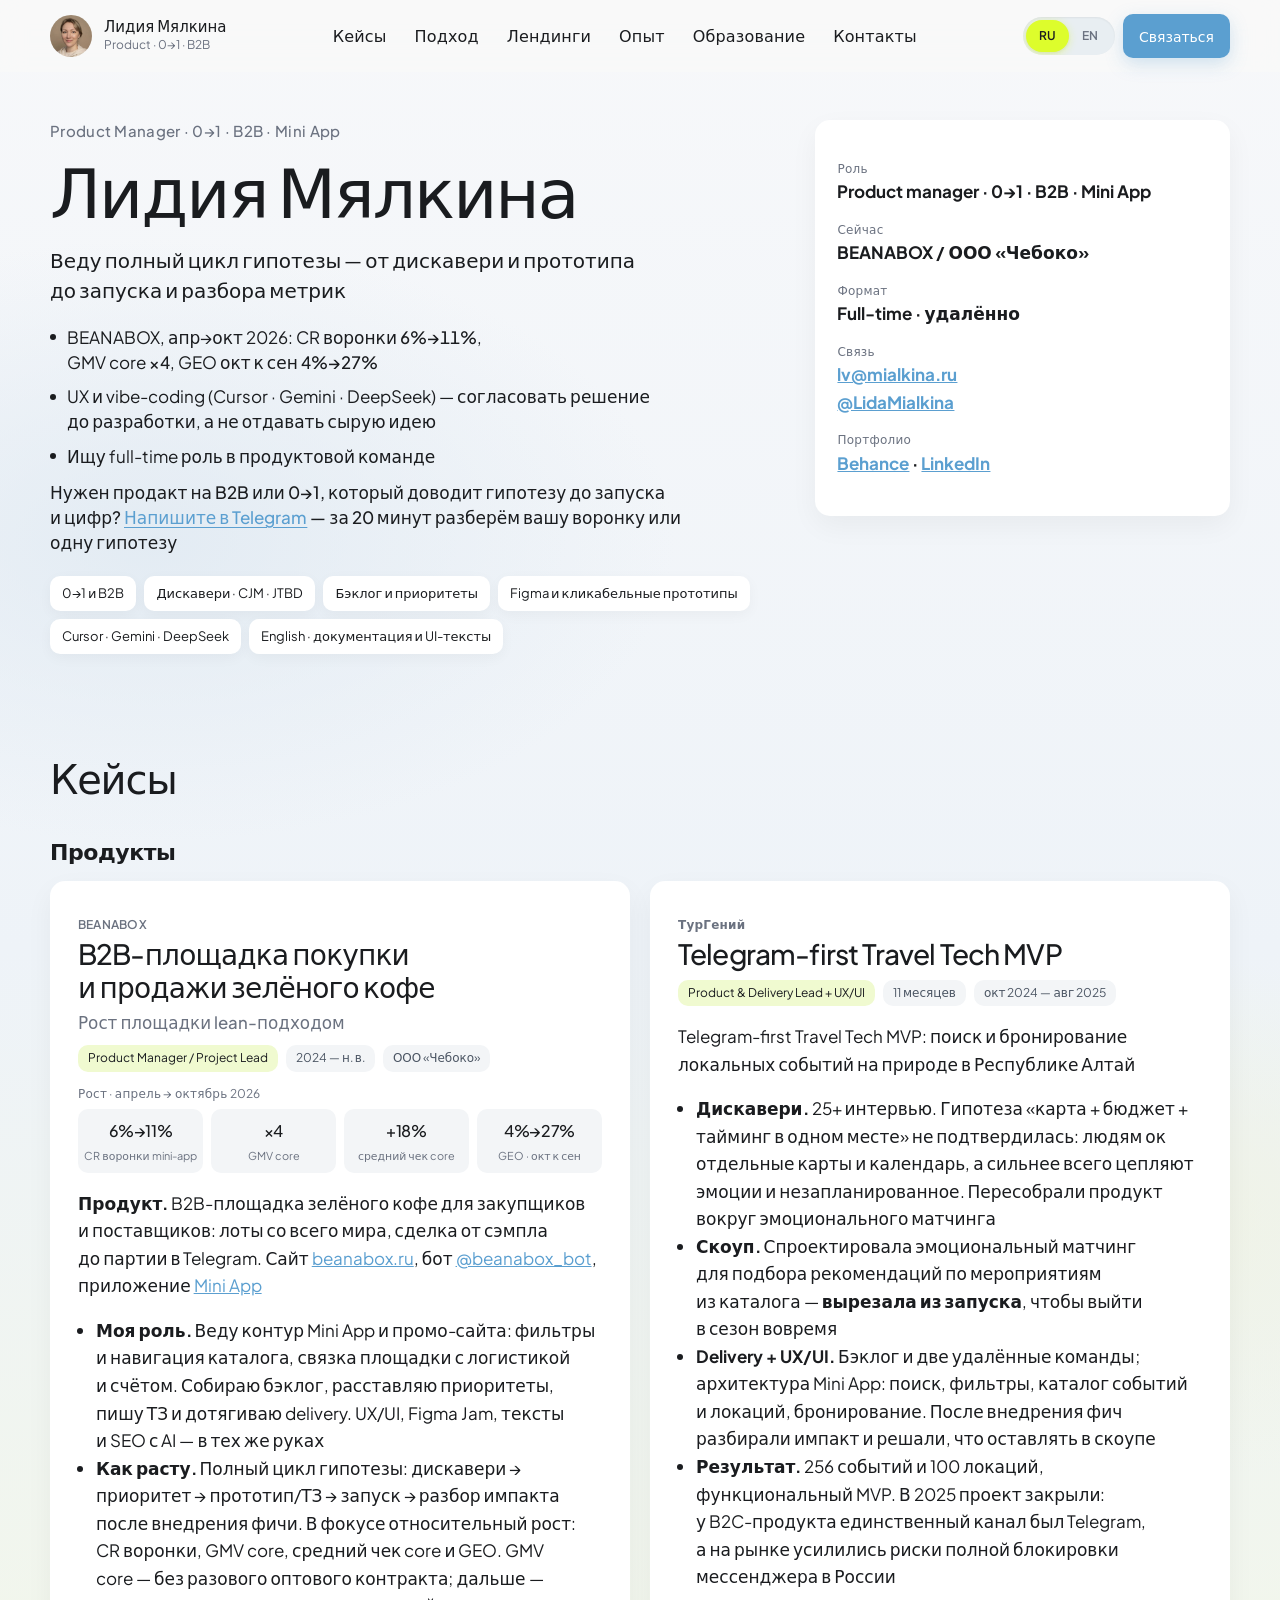
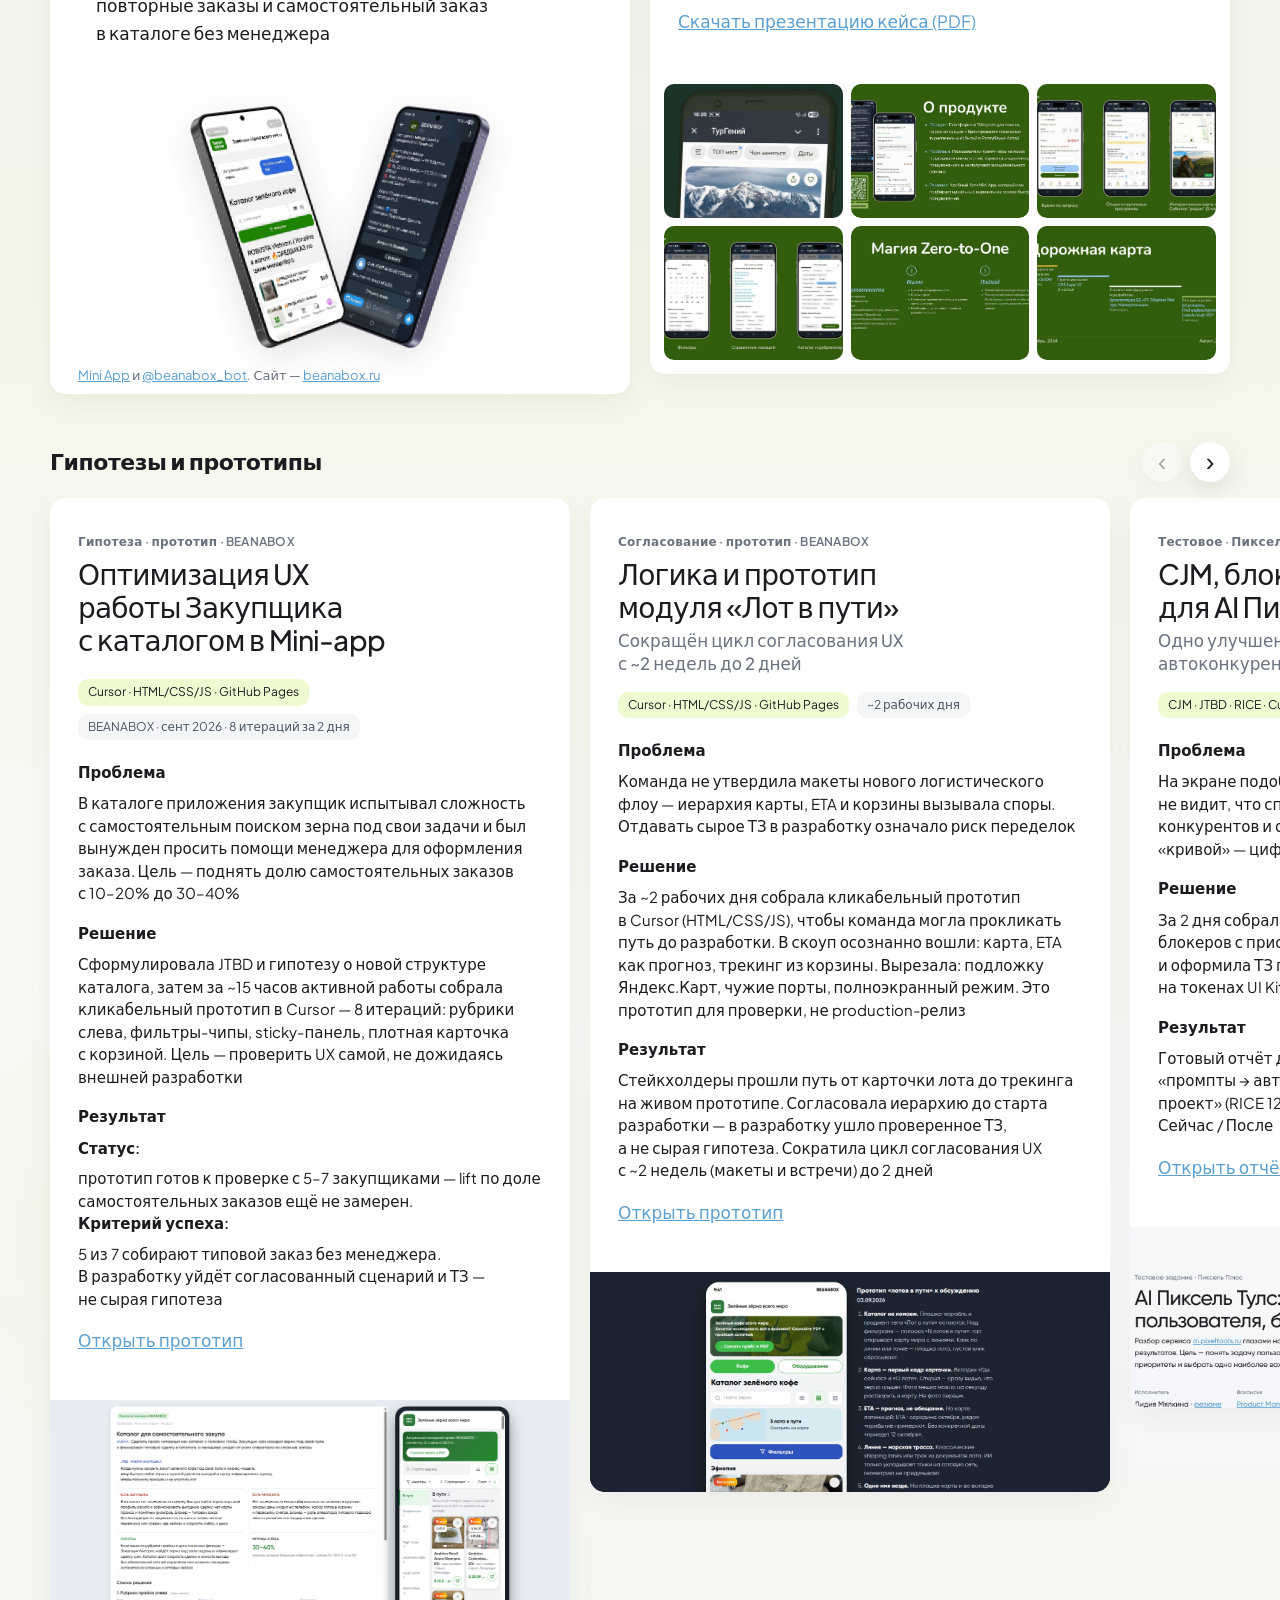
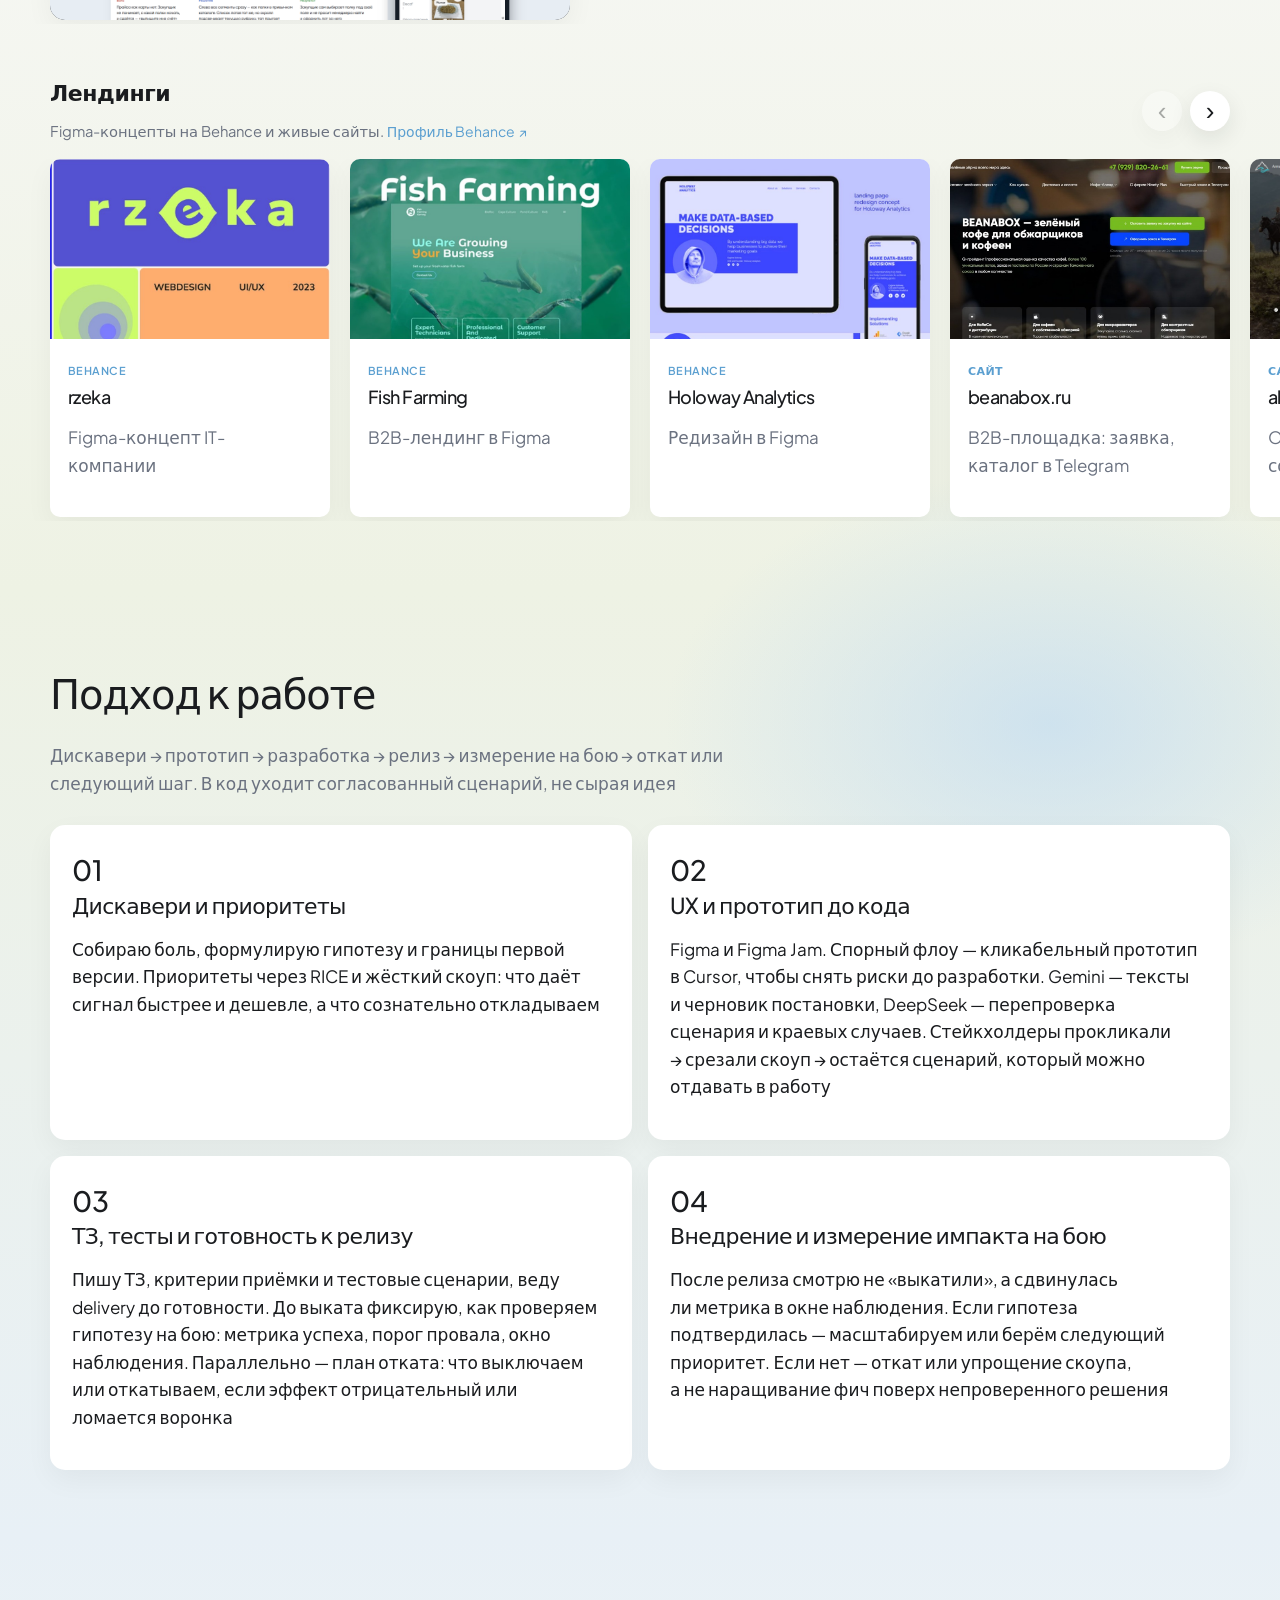
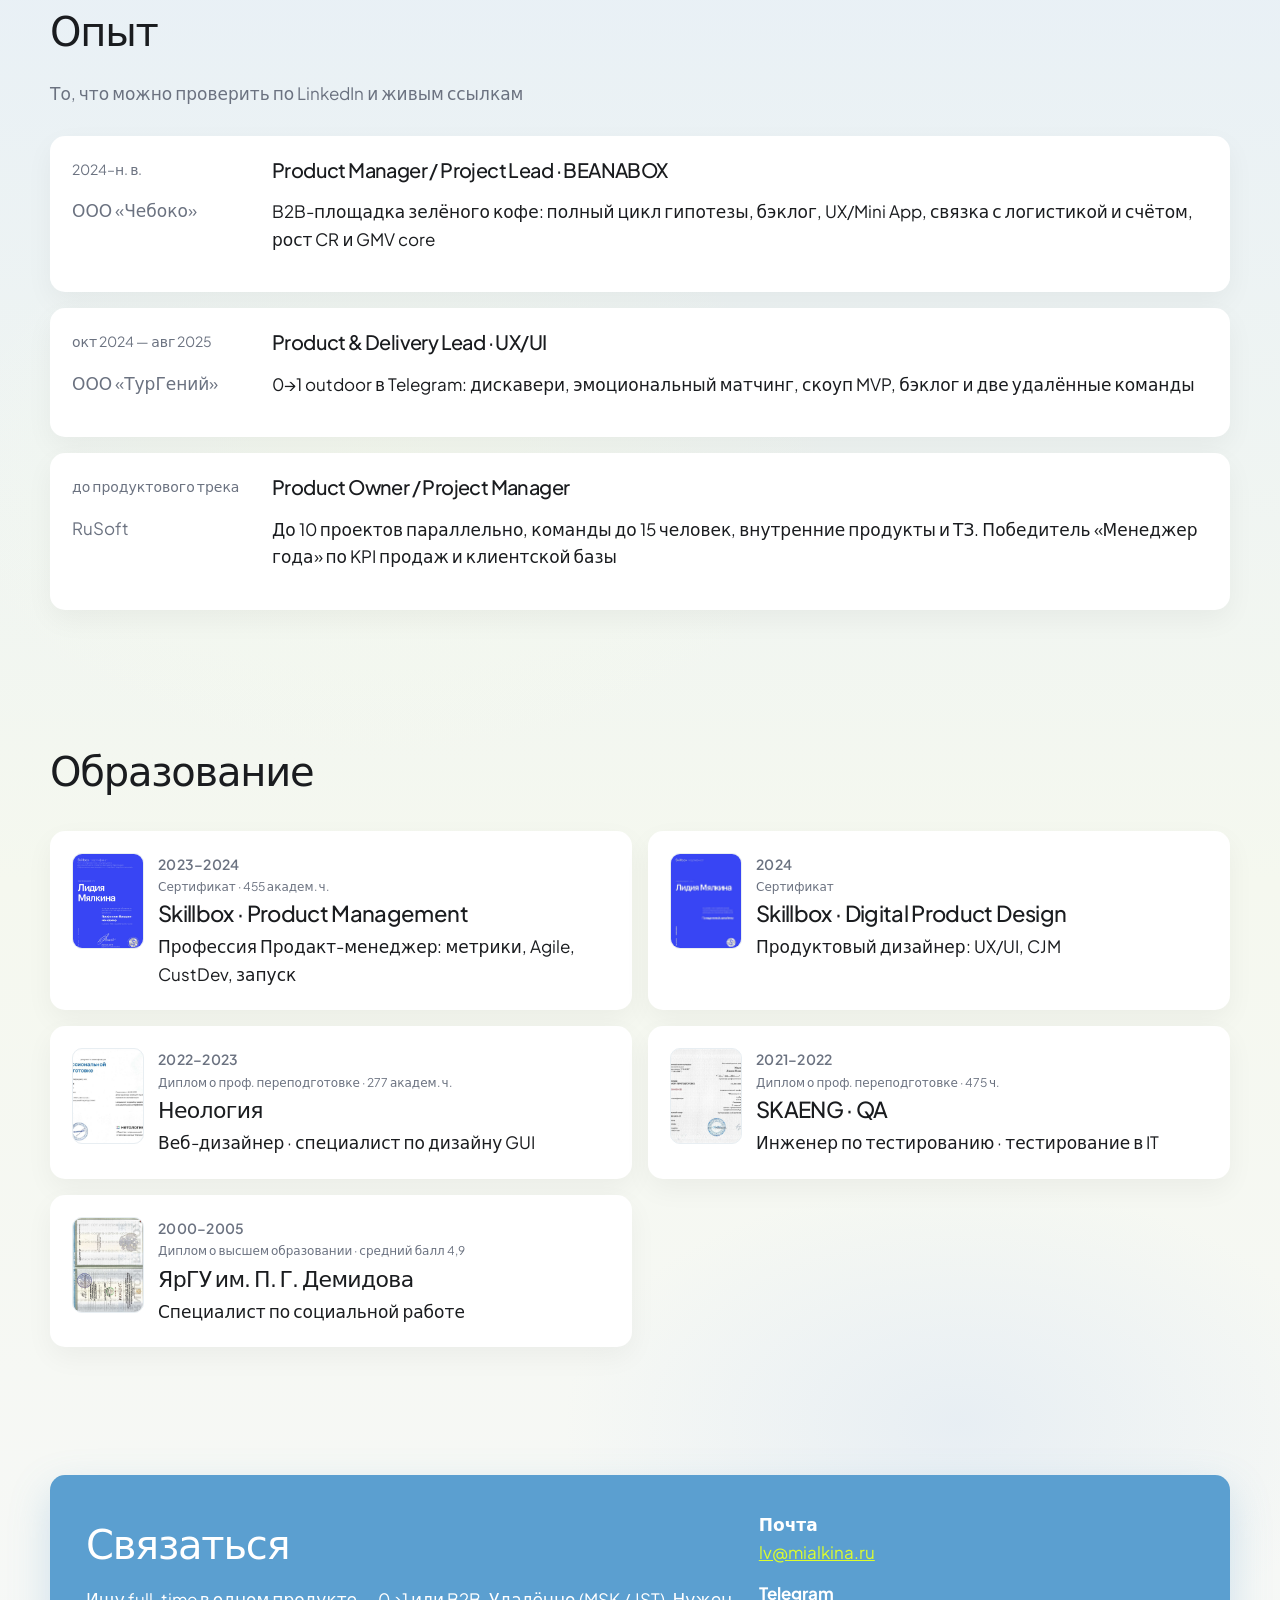
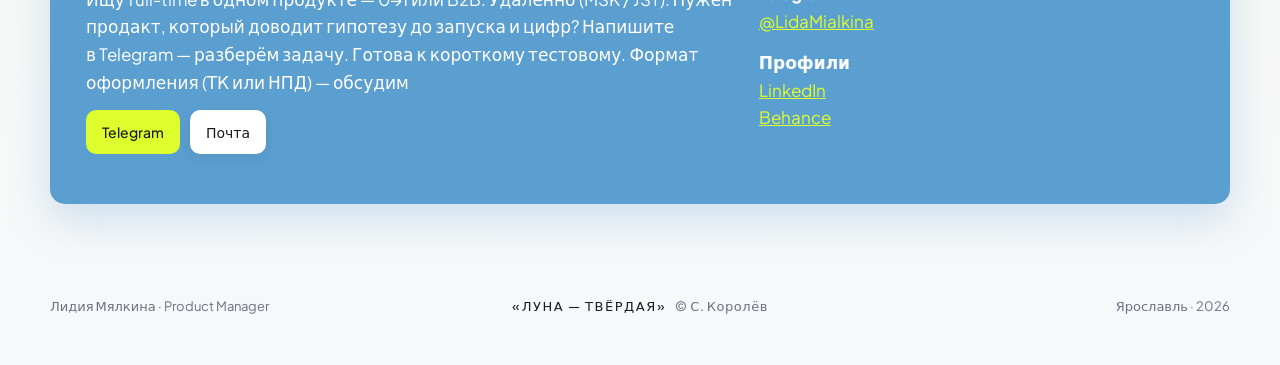
<file: index.html>
<!doctype html>
<html lang="ru">
  <head>
    <meta charset="UTF-8" />
    <meta name="viewport" content="width=device-width, initial-scale=1.0" />
    <meta name="theme-color" content="#f9f9f9" />
    <meta name="robots" content="index, follow" />
    <link rel="icon" type="image/png" href="./favicon.png?v=4" sizes="48x48" />
    <link rel="icon" type="image/png" href="./favicon-32.png?v=4" sizes="32x32" />
    <link rel="apple-touch-icon" href="./apple-touch-icon.png?v=4" />
    <link rel="manifest" href="./site.webmanifest" />
    <title>Лидия Мялкина — продакт-менеджер, 0→1 и B2B</title>
    <meta
      name="description"
      content="Резюме продакт-менеджера: 0→1 и B2B, кейсы ТурГений и BEANABOX. Research, бэклог, UX и прототипы до разработки. Напишите."
    />
    <link rel="canonical" href="https://lidee4ka.github.io/cv-PMAI/" />
    <link rel="alternate" hreflang="ru-RU" href="https://lidee4ka.github.io/cv-PMAI/" />
    <link rel="alternate" hreflang="en-US" href="https://lidee4ka.github.io/cv-PMAI/en/" />
    <link rel="alternate" hreflang="x-default" href="https://lidee4ka.github.io/cv-PMAI/" />
    <meta property="og:type" content="website" />
    <meta property="og:site_name" content="Лидия Мялкина" />
    <meta property="og:title" content="Лидия Мялкина — продакт-менеджер, 0→1 и B2B" />
    <meta
      property="og:description"
      content="Резюме продакт-менеджера: 0→1 и B2B, кейсы ТурГений и BEANABOX. Research, бэклог, UX и прототипы до разработки. Напишите."
    />
    <meta property="og:url" content="https://lidee4ka.github.io/cv-PMAI/" />
    <meta property="og:locale" content="ru_RU" />
    <meta property="og:locale:alternate" content="en_US" />
    <meta property="og:image" content="https://lidee4ka.github.io/cv-PMAI/og-cover-ru.jpg?v=6" />
    <meta property="og:image:alt" content="Лидия Мялкина, продакт-менеджер" />
    <meta property="og:image:width" content="1200" />
    <meta property="og:image:height" content="630" />
    <meta name="twitter:card" content="summary_large_image" />
    <meta name="twitter:title" content="Лидия Мялкина — продакт-менеджер, 0→1 и B2B" />
    <meta name="twitter:description" content="Продакт-менеджер: ТурГений, BEANABOX. Research → запуск. Напишите." />
    <meta name="twitter:image" content="https://lidee4ka.github.io/cv-PMAI/og-cover-ru.jpg?v=6" />
    <meta name="twitter:image:alt" content="Лидия Мялкина, продакт-менеджер" />
    <script type="application/ld+json">{"@context":"https://schema.org","@graph":[{"@type":"ProfilePage","@id":"https://lidee4ka.github.io/cv-PMAI/#page","url":"https://lidee4ka.github.io/cv-PMAI/","name":"Лидия Мялкина — продакт-менеджер, 0→1 и B2B","inLanguage":"ru-RU","isPartOf":{"@id":"https://lidee4ka.github.io/cv-PMAI/#website"},"about":{"@id":"https://lidee4ka.github.io/cv-PMAI/#person"},"mainEntity":{"@id":"https://lidee4ka.github.io/cv-PMAI/#person"}},{"@type":"WebSite","@id":"https://lidee4ka.github.io/cv-PMAI/#website","url":"https://lidee4ka.github.io/cv-PMAI","name":"Лидия Мялкина","alternateName":"Lidiia Mialkina","inLanguage":["ru-RU","en-US"],"publisher":{"@id":"https://lidee4ka.github.io/cv-PMAI/#person"}},{"@type":"Person","@id":"https://lidee4ka.github.io/cv-PMAI/#person","name":"Лидия Мялкина","alternateName":["Lidiia Mialkina"],"jobTitle":"Продакт-менеджер","email":"lv@mialkina.ru","url":"https://lidee4ka.github.io/cv-PMAI","image":"https://lidee4ka.github.io/cv-PMAI/avatar.jpg","sameAs":["https://www.linkedin.com/in/lidiia-mialkina/","https://www.behance.net/lidee4ka","https://t.me/LidaMialkina","https://github.com/lidee4ka"],"address":{"@type":"PostalAddress","addressLocality":"Ярославль","addressCountry":"RU"},"knowsLanguage":["ru","en"]}]}</script>
    <script>
      (function () {
        var requested = new URLSearchParams(location.search).get('lang')
        var onEnglish = /(^|\/)en(\/|$)/.test(location.pathname)
        if (requested === 'en' && !onEnglish) {
          location.replace(location.pathname.replace(/[^/]*$/, '') + 'en/' + location.hash)
        }
      })()
    </script>
    <link rel="preconnect" href="https://fonts.googleapis.com" />
    <link rel="preconnect" href="https://fonts.gstatic.com" crossorigin />
    <link
      href="https://fonts.googleapis.com/css2?family=Plus+Jakarta+Sans:wght@400;500;600;700;800&display=swap"
      rel="stylesheet"
    />
    <meta http-equiv="Cache-Control" content="no-cache, no-store, must-revalidate" />
    <script src="./assets/cache-bust.js" data-version-url="./version.json" defer></script>
    <script type="module" crossorigin src="./assets/myfinishline-Dg-Q-eZ1.js?v=lightbox-fit-1"></script>
    <link rel="modulepreload" crossorigin href="./assets/modulepreload-polyfill-P2Xu9kJm.js">
    <link rel="stylesheet" crossorigin href="./assets/myfinishline-DANz9di1.css?v=landings-in-cases-13">
  </head>
  <body>
    <a class="skip" href="#main" data-i18n="skip">К&nbsp;содержанию</a>
    <header class="site-header">
      <div class="wrap header-bar">
        <a class="brand" href="#hero">
          <img class="brand-mark" src="./avatar.jpg?v=4" alt="" width="42" height="42" />
          <span>
            <b data-i18n="brand.name">Лидия Мялкина</b>
            <span data-i18n="brand.role">Product · 0→1 · B2B</span>
          </span>
        </a>
        <nav class="nav" aria-label="Разделы" data-i18n-aria="nav.label">
          <a href="#kejsy" data-i18n="nav.cases">Кейсы</a>
          <a href="#obo-mne" data-i18n="nav.why">Подход</a>
          <a href="#sajty" data-i18n="nav.sites">Лендинги</a>
          <a href="#opyt" data-i18n="nav.experience">Опыт</a>
          <a href="#obrazovanie" data-i18n="nav.education">Образование</a>
          <a href="#kontakty" data-i18n="nav.contact">Контакты</a>
        </nav>
        <div class="header-actions">
          <nav class="lang-switch" aria-label="Язык" data-i18n-aria="lang.label">
            <a href="./" hreflang="ru" lang="ru" data-lang-path="ru" aria-current="page">RU</a>
            <a href="./en/" hreflang="en" lang="en" data-lang-path="en">EN</a>
          </nav>
          <a class="btn btn-primary" href="#kontakty" data-i18n="cta.contact">Связаться</a>
          <button class="nav-toggle" type="button" aria-expanded="false" aria-label="Меню" data-i18n-aria="nav.menu">
            <span></span>
            <span></span>
            <span></span>
          </button>
        </div>
      </div>
    </header>

    <main id="main">
      <section class="hero" id="hero">
        <div class="wrap">
          <div class="hero-grid">
            <div>
              <p class="kicker" data-i18n="hero.kicker">Product Manager · 0→1 · B2B · Mini App</p>
              <h1 data-i18n="brand.name">Лидия Мялкина</h1>
              <p class="lead" data-i18n="hero.lead">
                Веду полный цикл гипотезы&nbsp;— от&nbsp;дискавери и&nbsp;прототипа до&nbsp;запуска и&nbsp;разбора метрик</p>
              <ul class="hero-points">
                <li data-i18n="hero.p1">
                  BEANABOX, апр→окт 2026: CR&nbsp;воронки&nbsp;<b>6%→11%</b>, GMV&nbsp;core&nbsp;<b>×4</b>, GEO&nbsp;окт&nbsp;к&nbsp;сен&nbsp;<b>4%→27%</b></li>
                <li data-i18n="hero.p2">
                  UX и&nbsp;vibe-coding (Cursor · Gemini · DeepSeek)&nbsp;— согласовать решение до&nbsp;разработки, а&nbsp;не&nbsp;отдавать сырую идею</li>
                <li data-i18n="hero.p3">Ищу full-time роль в&nbsp;продуктовой команде</li>
              </ul>
              <p class="lead-cta" data-i18n="hero.cta">
                Нужен продакт на&nbsp;B2B или 0→1, который доводит гипотезу до&nbsp;запуска и&nbsp;цифр?
                <a href="https://t.me/LidaMialkina" target="_blank" rel="noreferrer">Напишите в&nbsp;Telegram</a>&nbsp;— за&nbsp;20&nbsp;минут разберём вашу воронку или одну гипотезу</p>
              <ul class="pills">
                <li data-i18n="pill.zero">0→1 и&nbsp;B2B</li>
                <li data-i18n="pill.research">Дискавери · CJM · JTBD</li>
                <li data-i18n="pill.backlog">Бэклог и&nbsp;приоритеты</li>
                <li data-i18n="pill.figma">Figma и&nbsp;кликабельные прототипы</li>
                <li data-i18n="pill.ai">Cursor · Gemini · DeepSeek</li>
                <li data-i18n="pill.en">English · документация и&nbsp;UI-тексты</li>
              </ul>
            </div>
            <aside>
              <div class="hero-card">
                <dl>
                  <dt data-i18n="card.role">Роль</dt>
                  <dd data-i18n="card.roleVal">Product manager · 0→1 · B2B · Mini App</dd>
                  <dt data-i18n="card.now">Сейчас</dt>
                  <dd data-i18n="card.nowVal">BEANABOX&nbsp;/ ООО «Чебоко»</dd>
                  <dt data-i18n="card.format">Формат</dt>
                  <dd data-i18n="card.formatVal">Full-time · удалённо</dd>
                  <dt data-i18n="card.connect">Связь</dt>
                  <dd>
                    <a href="mailto:lv@mialkina.ru">lv@mialkina.ru</a><br />
                    <a href="https://t.me/LidaMialkina" target="_blank" rel="noreferrer">@LidaMialkina</a>
                  </dd>
                  <dt data-i18n="card.portfolio">Портфолио</dt>
                  <dd>
                    <a href="https://www.behance.net/lidee4ka" target="_blank" rel="noreferrer">Behance</a>
                    ·
                    <a href="https://www.linkedin.com/in/lidiia-mialkina/" target="_blank" rel="noreferrer">LinkedIn</a>
                  </dd>
                </dl>
              </div>
            </aside>
          </div>
        </div>
      </section>

      <section class="section" id="kejsy">
        <div class="wrap">
          <div class="section-head">
            <h2 data-i18n="cases.title">Кейсы</h2>
          </div>
        </div>

                <div class="cases-group cases-group--products">
          <div class="wrap cases-group-body">
          <div class="cases-group-head">
            <h3 class="cases-group-title">Продукты</h3>
</div>
          <div class="cases-track cases-track--stack">
<article class="case case--stack" id="beanabox">
            <div class="case-body case-body--app">
              <div class="case-copy">
                <span class="tag" data-i18n="bb.tag">BEANABOX</span>
                <h3 data-i18n="bb.h3">B2B-площадка покупки и&nbsp;продажи зелёного кофе</h3>
                <p class="case-sub" data-i18n="bb.sub">Рост площадки lean-подходом</p>
                <div class="meta-row meta-row--role">
                  <span data-i18n="bb.role">Product Manager / Project Lead</span>
                  <span data-i18n="bb.dates">2024&nbsp;— н.&nbsp;в.</span>
                  <span data-i18n="bb.co">ООО «Чебоко»</span>
                </div>
                <p class="metrics-kicker" data-i18n="bb.kicker">Рост · апрель → октябрь 2026</p>
                <ul class="case-metrics" data-i18n-aria="bb.metricsAria" aria-label="Ключевые метрики BEANABOX">
                  <li><b>6%→11%</b> <span data-i18n="bb.m1">CR воронки mini-app</span></li>
                  <li><b>×4</b> <span data-i18n="bb.m2">GMV core</span></li>
                  <li><b>+18%</b> <span data-i18n="bb.m3">средний чек core</span></li>
                  <li><b>4%→27%</b> <span data-i18n="bb.m4">GEO · окт к сен</span></li>
                </ul>
                <p data-i18n="bb.p">
                  <b>Продукт.</b> B2B-площадка зелёного кофе для&nbsp;закупщиков и&nbsp;поставщиков: лоты со&nbsp;всего мира,
                  сделка от&nbsp;сэмпла до&nbsp;партии в&nbsp;Telegram.
                  Сайт
                  <a href="https://beanabox.ru/" target="_blank" rel="noreferrer">beanabox.ru</a>,
                  бот
                  <a href="https://t.me/beanabox_bot" target="_blank" rel="noreferrer">@beanabox_bot</a>,
                  приложение
                  <a href="https://t.me/beanabox_bot/app?startapp" target="_blank" rel="noreferrer">Mini&nbsp;App</a></p>
                <ul>
                  <li data-i18n="bb.li1">
                    <b>Моя роль.</b> Веду контур Mini&nbsp;App и&nbsp;промо-сайта: фильтры и&nbsp;навигация каталога,
                    связка площадки с&nbsp;логистикой и&nbsp;счётом. Собираю бэклог, расставляю приоритеты,
                    пишу ТЗ и&nbsp;дотягиваю delivery. UX/UI, Figma Jam, тексты и&nbsp;SEO с&nbsp;AI&nbsp;— в&nbsp;тех&nbsp;же руках</li>
                  <li data-i18n="bb.li2">
                    <b>Как расту.</b> Полный цикл гипотезы: дискавери → приоритет → прототип/ТЗ → запуск →
                    разбор импакта после внедрения фичи.
                    В&nbsp;фокусе относительный рост: CR воронки, GMV core, средний чек core и&nbsp;GEO.
                    GMV core&nbsp;— без разового оптового контракта; дальше&nbsp;— повторные заказы и&nbsp;самостоятельный заказ в&nbsp;каталоге без&nbsp;менеджера</li>
                </ul>
              </div>
              <div class="phones" aria-hidden="true">
                <img
                  class="phone phone--app"
                  src="./sites/beanabox-phone-catalog.webp"
                  alt=""
                  width="507"
                  height="920"
                />
                <img
                  class="phone phone--bot"
                  src="./sites/beanabox-phone-bot.webp"
                  alt=""
                  width="507"
                  height="920"
                />
              </div>
            </div>
            <p class="phones-caption" data-i18n="bb.caption">
              <a href="https://t.me/beanabox_bot/app?startapp" target="_blank" rel="noreferrer">Mini&nbsp;App</a>
              и
              <a href="https://t.me/beanabox_bot" target="_blank" rel="noreferrer">@beanabox_bot</a>.
              Сайт&nbsp;—
              <a href="https://beanabox.ru/" target="_blank" rel="noreferrer">beanabox.ru</a></p>
            <div class="case-copy" hidden>
              <div
                class="infographic"
                aria-label="Относительный рост продукта BEANABOX с&nbsp;апреля по&nbsp;сентябрь 2026"
                data-i18n-aria="bb.chartAria"
                hidden
              >
                <p class="infographic-kicker" data-i18n="bb.kicker">Рост · апрель → октябрь 2026</p>
                <ul class="chart">
                  <li>
                    <span class="chart-name" data-i18n="bb.users">База mini-app</span>
                    <span class="chart-bars" aria-hidden="true">
                      <span class="chart-bar-track"><span class="chart-bar chart-bar--from" style="--w: 60%"></span></span>
                      <span class="chart-bar-track"><span class="chart-bar chart-bar--to" style="--w: 100%"></span></span>
                    </span>
                    <strong>+66%</strong>
                  </li>
                  <li>
                    <span class="chart-name" data-i18n="bb.catalog">Каталог лотов</span>
                    <span class="chart-bars" aria-hidden="true">
                      <span class="chart-bar-track"><span class="chart-bar chart-bar--from" style="--w: 69%"></span></span>
                      <span class="chart-bar-track"><span class="chart-bar chart-bar--to" style="--w: 100%"></span></span>
                    </span>
                    <strong>+45%</strong>
                  </li>
                  <li>
                    <span class="chart-name" data-i18n="bb.org">Органика на&nbsp;сайте</span>
                    <span class="chart-bars" aria-hidden="true">
                      <span class="chart-bar-track"><span class="chart-bar chart-bar--from" style="--w: 16%"></span></span>
                      <span class="chart-bar-track"><span class="chart-bar chart-bar--to" style="--w: 100%"></span></span>
                    </span>
                    <strong>×6,2</strong>
                  </li>
                </ul>
                <p class="chart-foot" data-i18n="bb.foot">Серая полоса&nbsp;— апрель, цветная&nbsp;— сентябрь (к&nbsp;максимуму периода). Рост относительный к&nbsp;апрелю. SEO и&nbsp;тексты с&nbsp;AI</p>
              </div>
            </div>
          </article>

          
<article class="case case--stack" id="tourgenius">
            <div class="case-copy">
              <span class="tag" data-i18n="tg.tag">ТурГений</span>
              <h3 data-i18n="tg.h3">Telegram-first Travel Tech MVP</h3>
              <div class="meta-row meta-row--role">
                <span data-i18n="tg.role">Product &amp; Delivery Lead + UX/UI</span>
                <span data-i18n="tg.months">11&nbsp;месяцев</span>
                <span data-i18n="tg.dates">окт 2024&nbsp;— авг 2025</span>
              </div>
              <p data-i18n="tg.p">
                Telegram-first Travel Tech MVP: поиск и&nbsp;бронирование локальных событий на&nbsp;природе в&nbsp;Республике Алтай</p>
              <ul>
                <li data-i18n="tg.li1">
                  <b>Дискавери.</b> 25+&nbsp;интервью. Гипотеза «карта + бюджет + тайминг в&nbsp;одном месте» не&nbsp;подтвердилась:
                  людям ок отдельные карты и&nbsp;календарь, а&nbsp;сильнее всего цепляют эмоции и&nbsp;незапланированное.
                  Пересобрали продукт вокруг эмоционального матчинга</li>
                <li data-i18n="tg.li2">
                  <b>Скоуп.</b> Спроектировала эмоциональный матчинг для&nbsp;подбора рекомендаций по&nbsp;мероприятиям из&nbsp;каталога&nbsp;—
                  <b>вырезала из&nbsp;запуска</b>, чтобы выйти в&nbsp;сезон вовремя</li>
                <li data-i18n="tg.li3">
                  <b>Delivery + UX/UI.</b> Бэклог и&nbsp;две удалённые команды; архитектура Mini&nbsp;App:
                  поиск, фильтры, каталог событий и&nbsp;локаций, бронирование.
                  После внедрения фич разбирали импакт и&nbsp;решали, что оставлять в&nbsp;скоупе</li>
                <li data-i18n="tg.li4">
                  <b>Результат.</b> 256&nbsp;событий и&nbsp;100&nbsp;локаций, функциональный MVP.
                  В&nbsp;2025 проект закрыли: у&nbsp;B2C-продукта единственный канал был Telegram,
                  а&nbsp;на&nbsp;рынке усилились риски полной блокировки мессенджера в&nbsp;России</li>
              </ul>
              <p>
                <a href="./files/TourGenius_mvp_journey_presentation_Mialkina-LV.pdf" data-i18n="tg.pdf"
                  >Скачать презентацию кейса (PDF)</a
                >
              </p>
            </div>
            <div class="case-tiles" aria-label="Скрины из презентации ТурГений">
              <img src="./cases/tourgenius-01.jpg" alt="Макет Mini App ТурГений: карточка места в ленте" data-i18n-alt="tg.alt1" />
              <img src="./cases/tourgenius-02.jpg" alt="Продукт, проблема и решение ТурГения" data-i18n-alt="tg.alt2" />
              <img src="./cases/tourgenius-03.jpg" alt="Экраны Mini App ТурГений" data-i18n-alt="tg.alt3" />
              <img src="./cases/tourgenius-04.jpg" alt="Слайд презентации ТурГений" data-i18n-alt="tg.alt5" />
              <img src="./cases/tourgenius-05.jpg" alt="Зоны ответственности и подход Zero-to-One" data-i18n-alt="tg.alt4" />
              <img src="./cases/tourgenius-06.jpg" alt="Слайд презентации ТурГений" data-i18n-alt="tg.alt6" />
            </div>
          </article>
        
            </div>
          </div>
        </div>

<div class="cases-group cases-group--solutions">
          <div class="wrap cases-group-body">
          <div class="cases-group-head">
            <h3 class="cases-group-title">Гипотезы и&nbsp;прототипы</h3>
            <div class="cases-nav-group" role="group" aria-label="Листать кейсы">
              <button type="button" class="cases-nav cases-nav--prev" aria-label="Предыдущий кейс">
                <span aria-hidden="true">‹</span>
              </button>
              <button type="button" class="cases-nav cases-nav--next" aria-label="Следующий кейс">
                <span aria-hidden="true">›</span>
              </button>
            </div>
          </div>
          <div class="cases-rail" tabindex="0" aria-label="Гипотезы и прототипы">
              <div class="cases-track">
<article class="case case--stack case--vibe" id="catalog-redesign">
            <div class="case-copy">
              <div class="case-head">
                <div class="case-head-main">
                  <span class="tag" data-i18n="cr.tag">Гипотеза · прототип · BEANABOX</span>
                  <h3 data-i18n="cr.h3">Оптимизация UX работы Закупщика с&nbsp;каталогом в&nbsp;Mini-app</h3>
                </div>
                <div class="case-head-side">
                  <div class="meta-row meta-row--role">
                    <span data-i18n="cr.meta">Cursor · HTML/CSS/JS · GitHub Pages</span>
                    <span data-i18n="cr.when">BEANABOX · сент 2026 · 8&nbsp;итераций за&nbsp;2&nbsp;дня</span>
                  </div>
                </div>
              </div>
              <div class="case-triad">
                <div class="case-col" data-i18n="cr.li1">
                  <b>Проблема</b>
                  <p>В&nbsp;каталоге приложения закупщик испытывал сложность с&nbsp;самостоятельным поиском зерна
                  под&nbsp;свои задачи и&nbsp;был вынужден просить помощи менеджера для&nbsp;оформления заказа.
                  Цель&nbsp;— поднять долю самостоятельных заказов с&nbsp;10–20% до&nbsp;30–40%</p>
                </div>
                <div class="case-col" data-i18n="cr.li2">
                  <b>Решение</b>
                  <p>Сформулировала JTBD и&nbsp;гипотезу о&nbsp;новой структуре каталога,
                  затем за&nbsp;~15&nbsp;часов активной работы собрала кликабельный прототип
                  в&nbsp;Cursor&nbsp;— 8&nbsp;итераций: рубрики слева, фильтры-чипы, sticky-панель, плотная карточка
                  с&nbsp;корзиной. Цель&nbsp;— проверить UX самой, не&nbsp;дожидаясь внешней разработки</p>
                </div>
                <div class="case-col" data-i18n="cr.li3">
                  <b>Результат</b>
                  <p><b>Статус:</b> прототип готов к&nbsp;проверке с&nbsp;5–7 закупщиками&nbsp;— lift по&nbsp;доле самостоятельных заказов ещё не&nbsp;замерен.
                  <b>Критерий успеха:</b> 5&nbsp;из&nbsp;7 собирают типовой заказ без&nbsp;менеджера.
                  В&nbsp;разработку уйдёт согласованный сценарий и&nbsp;ТЗ&nbsp;— не&nbsp;сырая гипотеза</p>
                </div>
              </div>
              <p>
                <a
                  href="https://lidee4ka.github.io/beanabox-catalog-redesign/"
                  target="_blank"
                  rel="noreferrer"
                  data-i18n="cr.open"
                  >Открыть прототип</a
                >
              </p>
            </div>
            <figure class="case-shot case-shot--proto">
              <img
                src="./sites/catalog-redesign.png"
                alt="Кликабельный прототип редизайна каталога BEANABOX: рубрикатор, фильтры и&nbsp;карточки лотов"
                data-i18n-alt="cr.alt"
              />
            </figure>
          </article>
<article class="case case--stack case--vibe" id="prototip">
            <div class="case-copy">
              <div class="case-head">
                <div class="case-head-main">
                  <span class="tag" data-i18n="pr.tag">Согласование · прототип · BEANABOX</span>
                  <h3 data-i18n="pr.h3">Логика и&nbsp;прототип модуля «Лот в&nbsp;пути»</h3>
                  <p class="case-sub" data-i18n="pr.sub">Сокращён цикл согласования UX с&nbsp;~2&nbsp;недель до&nbsp;2&nbsp;дней</p>
                </div>
                <div class="case-head-side">
                  <div class="meta-row meta-row--role">
                    <span data-i18n="pr.meta">Cursor · HTML/CSS/JS · GitHub Pages</span>
                    <span data-i18n="pr.when">~2&nbsp;рабочих дня</span>
                  </div>
                </div>
              </div>
              <div class="case-triad">
                <div class="case-col" data-i18n="pr.li1">
                  <b>Проблема</b>
                  <p>Команда не&nbsp;утвердила макеты нового логистического флоу&nbsp;— иерархия карты,
                  ETA и&nbsp;корзины вызывала споры. Отдавать сырое ТЗ в&nbsp;разработку означало риск переделок</p>
                </div>
                <div class="case-col" data-i18n="pr.li2">
                  <b>Решение</b>
                  <p>За&nbsp;~2&nbsp;рабочих дня собрала кликабельный прототип
                  в&nbsp;Cursor (HTML/CSS/JS), чтобы команда могла прокликать путь до&nbsp;разработки.
                  В&nbsp;скоуп осознанно вошли: карта, ETA как прогноз, трекинг из&nbsp;корзины.
                  Вырезала: подложку Яндекс.Карт, чужие порты, полноэкранный режим. Это прототип для&nbsp;проверки,
                  не&nbsp;production-релиз</p>
                </div>
                <div class="case-col" data-i18n="pr.li3">
                  <b>Результат</b>
                  <p>Стейкхолдеры прошли путь от&nbsp;карточки лота до&nbsp;трекинга на&nbsp;живом прототипе.
                  Согласовала иерархию до&nbsp;старта разработки&nbsp;— в&nbsp;разработку ушло проверенное ТЗ,
                  а&nbsp;не&nbsp;сырая гипотеза. Сократила цикл согласования UX с&nbsp;~2&nbsp;недель (макеты и&nbsp;встречи)
                  до&nbsp;2&nbsp;дней</p>
                </div>
              </div>
              <p>
                <a
                  href="https://lidee4ka.github.io/beanabox-lot-v-puti/"
                  target="_blank"
                  rel="noreferrer"
                  data-i18n="pr.open"
                  >Открыть прототип</a
                >
              </p>
            </div>
            <figure class="case-shot case-shot--proto">
              <img
                src="./sites/lot-v-puti.jpg"
                alt="Кликабельный прототип «Лоты в&nbsp;пути»: каталог, баннер на&nbsp;карте и&nbsp;трекинг лота"
                data-i18n-alt="pr.alt"
              />
            </figure>
          </article>
<article class="case case--stack case--vibe" id="pixeltools">
            <div class="case-copy">
              <div class="case-head">
                <div class="case-head-main">
                  <span class="tag">Тестовое · Пиксель Плюс</span>
                  <h3>CJM, блокеры и&nbsp;ТЗ для&nbsp;AI Пиксель Тулс</h3>
                  <p class="case-sub">Одно улучшение до&nbsp;Create: цепочка «промпты → автоконкуренты»</p>
                </div>
                <div class="case-head-side">
                  <div class="meta-row meta-row--role">
                    <span>CJM · JTBD · RICE · Cursor</span>
                    <span>сент 2026</span>
                    <span>~0,5&nbsp;рабочих дня</span>
                  </div>
                </div>
              </div>
              <div class="case-triad">
                <div class="case-col">
                  <b>Проблема</b>
                  <p>На&nbsp;экране подобранных промптов новый пользователь не&nbsp;видит, что список запросов задаёт автоподбор конкурентов и&nbsp;основу аудита. Первая польза приходит «кривой»&nbsp;— цифры считаются вокруг чужого поля</p>
                </div>
                <div class="case-col">
                  <b>Решение</b>
                  <p>За&nbsp;2&nbsp;дня собрала CJM пути до&nbsp;первой пользы, карту блокеров с&nbsp;приоритетами RICE, выбрала одно улучшение и&nbsp;оформила ТЗ плюс кликабельный прототип as-is&nbsp;/ to-be на&nbsp;токенах UI&nbsp;Kit Пиксель&nbsp;Плюс</p>
                </div>
                <div class="case-col">
                  <b>Результат</b>
                  <p>Готовый отчёт для&nbsp;бэклога: фокус&nbsp;— объяснить цепочку «промпты → автоконкуренты / аналитика» до&nbsp;«Создать проект» (RICE&nbsp;12.2). Прототип с&nbsp;переключателем Сейчас&nbsp;/ После</p>
                </div>
              </div>
              <p>
                <a href="https://lidee4ka.github.io/ai-pixeltools-cjm/" target="_blank" rel="noreferrer">Открыть отчёт и&nbsp;прототип</a>
              </p>
            </div>
            <figure class="case-shot case-shot--proto">
              <img
                src="./sites/pixeltools-cjm.png"
                alt="Тестовое Пиксель Плюс: CJM и ТЗ AI Пиксель Тулс — шапка отчёта"
              />
            </figure>
          </article>
</div>
            </div>
          </div>
        </div>

      
<div class="cases-group cases-group--sites" id="sajty">
          <div class="wrap cases-group-body">
            <div class="cases-group-head">
              <div>
                <h3 class="cases-group-title" data-i18n="sites.title">Лендинги</h3>
                <p class="muted sites-sub" data-i18n="sites.sub">
                  Figma-концепты на&nbsp;Behance и&nbsp;живые сайты.
                  <a class="ext-link" href="https://www.behance.net/lidee4ka" target="_blank" rel="noreferrer"
                    >Профиль Behance<span class="ext-arrow" aria-hidden="true">↗</span></a
                  >
                </p>
              </div>
              <div class="cases-nav-group" role="group" aria-label="Листать лендинги">
                <button type="button" class="cases-nav cases-nav--prev" aria-label="Предыдущий">
                  <span aria-hidden="true">‹</span>
                </button>
                <button type="button" class="cases-nav cases-nav--next" aria-label="Следующий">
                  <span aria-hidden="true">›</span>
                </button>
              </div>
            </div>
            <div class="cases-rail" tabindex="0" aria-label="Лендинги">
              <div class="cases-track cases-track--sites">
                <a
                  class="card site-card"
                  href="https://www.behance.net/gallery/171759369/Responsive-webdesign-concept-for-an-IT-company"
                  target="_blank"
                  rel="noreferrer"
                >
                  <img src="./behance/rzeka.jpg" alt="Концепт rzeka: адаптивный сайт IT-компании" data-i18n-alt="rzeka.alt" />
                  <div class="site-card-body">
                    <span class="site-card-kind">Behance</span>
                    <h3>rzeka</h3>
                    <p class="muted" data-i18n="rzeka.p">Figma-концепт IT-компании</p>
                  </div>
                </a>
                <a
                  class="card site-card"
                  href="https://www.behance.net/gallery/163622703/Landing-Page-Design-concept"
                  target="_blank"
                  rel="noreferrer"
                >
                  <img src="./behance/fish-farming.jpg" alt="Концепт лендинга Fish Farming" data-i18n-alt="fish.alt" />
                  <div class="site-card-body">
                    <span class="site-card-kind">Behance</span>
                    <h3>Fish Farming</h3>
                    <p class="muted" data-i18n="fish.p">B2B-лендинг в&nbsp;Figma</p>
                  </div>
                </a>
                <a
                  class="card site-card"
                  href="https://www.behance.net/gallery/163406243/Landing-page-redesign-concept-for-Holoway-Analytics"
                  target="_blank"
                  rel="noreferrer"
                >
                  <img src="./behance/holoway.jpg" alt="Редизайн лендинга Holoway Analytics" data-i18n-alt="holo.alt" />
                  <div class="site-card-body">
                    <span class="site-card-kind">Behance</span>
                    <h3>Holoway Analytics</h3>
                    <p class="muted" data-i18n="holo.p">Редизайн в&nbsp;Figma</p>
                  </div>
                </a>
                <a class="card site-card" href="https://beanabox.ru/" target="_blank" rel="noreferrer">
                  <img src="./sites/beanabox.jpg" alt="Главный экран beanabox.ru" data-i18n-alt="beanabox.alt" />
                  <div class="site-card-body">
                    <span class="site-card-kind">Сайт</span>
                    <h3>beanabox.ru</h3>
                    <p class="muted" data-i18n="beanabox.p">B2B-площадка: заявка, каталог в&nbsp;Telegram</p>
                  </div>
                </a>
                <a class="card site-card" href="https://altaytrip.ru/" target="_blank" rel="noreferrer">
                  <img src="./sites/altaytrip.jpg" alt="Главный экран altaytrip.ru" data-i18n-alt="altay.alt" />
                  <div class="site-card-body">
                    <span class="site-card-kind">Сайт</span>
                    <h3>altaytrip.ru</h3>
                    <p class="muted" data-i18n="altay.p">Outdoor на&nbsp;Алтае: событие, CTA</p>
                  </div>
                </a>
                <a class="card site-card" href="https://marikosheleva.ru/" target="_blank" rel="noreferrer">
                  <img src="./sites/marikosheleva.jpg" alt="Главный экран marikosheleva.ru" data-i18n-alt="mari.alt" />
                  <div class="site-card-body">
                    <span class="site-card-kind">Сайт</span>
                    <h3>marikosheleva.ru</h3>
                    <p class="muted" data-i18n="mari.p">Сайт психолога: тон и&nbsp;доверие</p>
                  </div>
                </a>
                <a class="card site-card" href="https://egorovaphoto.com/" target="_blank" rel="noreferrer">
                  <img src="./sites/egorovaphoto.jpg" alt="Главный экран egorovaphoto.com" data-i18n-alt="ego.alt" />
                  <div class="site-card-body">
                    <span class="site-card-kind">Сайт</span>
                    <h3>egorovaphoto.com</h3>
                    <p class="muted" data-i18n="ego.p">Портфолио фотографа</p>
                  </div>
                </a>
                <a class="card site-card" href="https://nattulev.wfolio.pro" target="_blank" rel="noreferrer">
                  <img src="./sites/nattulev.jpg" alt="Главный экран nattulev.wfolio.pro" data-i18n-alt="natt.alt" />
                  <div class="site-card-body">
                    <span class="site-card-kind">Сайт</span>
                    <h3>nattulev.wfolio.pro</h3>
                    <p class="muted" data-i18n="natt.p">Wfolio · портретист</p>
                  </div>
                </a>
              </div>
            </div>
          </div>
        </div>

      </section>

      <section class="section" id="obo-mne">
        <div class="wrap">
          <div class="section-head">
            <h2 data-i18n="why.title">Подход к&nbsp;работе</h2>
            <p class="muted" data-i18n="why.sub">
              Дискавери → прототип → разработка → релиз → измерение на&nbsp;бою → откат или следующий шаг.
              В&nbsp;код уходит согласованный сценарий, не&nbsp;сырая идея</p>
          </div>
          <div class="reason-grid">
            <article class="card">
              <div class="num">01</div>
              <h3 data-i18n="why.1.title">Дискавери и&nbsp;приоритеты</h3>
              <p data-i18n="why.1.body">
                Собираю боль, формулирую гипотезу и&nbsp;границы первой версии.
                Приоритеты через RICE и&nbsp;жёсткий скоуп: что даёт сигнал быстрее и&nbsp;дешевле, а&nbsp;что сознательно откладываем</p>
            </article>
            <article class="card">
              <div class="num">02</div>
              <h3 data-i18n="why.2.title">UX и&nbsp;прототип до&nbsp;кода</h3>
              <p data-i18n="why.2.body">
                Figma и&nbsp;Figma Jam. Спорный флоу&nbsp;— кликабельный прототип в&nbsp;Cursor, чтобы снять риски до&nbsp;разработки.
                Gemini&nbsp;— тексты и&nbsp;черновик постановки, DeepSeek&nbsp;— перепроверка сценария и&nbsp;краевых случаев.
                Стейкхолдеры прокликали → срезали скоуп → остаётся сценарий, который можно отдавать в&nbsp;работу</p>
            </article>
            <article class="card">
              <div class="num">03</div>
              <h3 data-i18n="why.3.title">ТЗ, тесты и&nbsp;готовность к&nbsp;релизу</h3>
              <p data-i18n="why.3.body">
                Пишу ТЗ, критерии приёмки и&nbsp;тестовые сценарии, веду delivery до&nbsp;готовности.
                До&nbsp;выката фиксирую, как проверяем гипотезу на&nbsp;бою: метрика успеха, порог провала, окно наблюдения.
                Параллельно&nbsp;— план отката: что выключаем или откатываем, если эффект отрицательный или ломается воронка</p>
            </article>
            <article class="card">
              <div class="num">04</div>
              <h3 data-i18n="why.4.title">Внедрение и&nbsp;измерение импакта на&nbsp;бою</h3>
              <p data-i18n="why.4.body">
                После релиза смотрю не&nbsp;«выкатили», а&nbsp;сдвинулась ли&nbsp;метрика в&nbsp;окне наблюдения.
                Если гипотеза подтвердилась&nbsp;— масштабируем или берём следующий приоритет.
                Если нет&nbsp;— откат или упрощение скоупа, а&nbsp;не&nbsp;наращивание фич поверх непроверенного решения</p>
            </article>
          </div>
        </div>
      </section>

      <section class="section" id="opyt">
        <div class="wrap">
          <div class="section-head">
            <h2 data-i18n="exp.title">Опыт</h2>
            <p class="muted" data-i18n="exp.sub">То, что можно проверить по&nbsp;LinkedIn и&nbsp;живым ссылкам</p>
          </div>
          <div class="timeline">
            <article class="job">
              <div>
                <div class="when" data-i18n="exp.bb.when">2024–н.&nbsp;в.</div>
                <p class="muted" data-i18n="exp.bb.co">ООО «Чебоко»</p>
              </div>
              <div>
                <h3 data-i18n="exp.bb.h3">Product Manager&nbsp;/ Project Lead · BEANABOX</h3>
                <p data-i18n="exp.bb.p">B2B-площадка зелёного кофе: полный цикл гипотезы, бэклог, UX/Mini&nbsp;App, связка с&nbsp;логистикой и&nbsp;счётом, рост CR и&nbsp;GMV core</p>
              </div>
            </article>
            <article class="job">
              <div>
                <div class="when" data-i18n="exp.tg.when">окт&nbsp;2024&nbsp;— авг&nbsp;2025</div>
                <p class="muted" data-i18n="exp.tg.co">ООО «ТурГений»</p>
              </div>
              <div>
                <h3 data-i18n="exp.tg.h3">Product &amp; Delivery Lead · UX/UI</h3>
                <p data-i18n="exp.tg.p">0→1 outdoor в&nbsp;Telegram: дискавери, эмоциональный матчинг, скоуп MVP, бэклог и&nbsp;две удалённые команды</p>
              </div>
            </article>
            <article class="job">
              <div>
                <div class="when" data-i18n="exp.rs.when">до продуктового трека</div>
                <p class="muted">RuSoft</p>
              </div>
              <div>
                <h3 data-i18n="exp.rs.h3">Product Owner&nbsp;/ Project Manager</h3>
                <p data-i18n="exp.rs.p">
                  До&nbsp;10&nbsp;проектов параллельно, команды до&nbsp;15&nbsp;человек, внутренние продукты и&nbsp;ТЗ.
                  Победитель «Менеджер года» по&nbsp;KPI продаж и&nbsp;клиентской базы</p>
              </div>
            </article>
          </div>
        </div>
      </section>

      <section class="section" id="obrazovanie">
        <div class="wrap">
          <div class="section-head">
            <h2 data-i18n="edu.title">Образование</h2>
          </div>
          <div class="edu-grid">
            <article class="card edu-card">
              <button type="button" class="edu-preview" data-lightbox="./education/dipl-02.jpg" aria-label="Открыть сертификат Skillbox Product Management">
                <img src="./education/dipl-02.jpg" alt="Сертификат Skillbox · Профессия Продакт-менеджер, 455 академ. ч." width="200" height="280" loading="lazy" />
              </button>
              <div class="edu-body">
                <p class="when">2023–2024</p>
                <p class="edu-kind">Сертификат · 455&nbsp;академ.&nbsp;ч.</p>
                <h3>Skillbox · Product Management</h3>
                <p data-i18n="edu.sb.pm">Профессия Продакт-менеджер: метрики, Agile, CustDev, запуск</p>
              </div>
            </article>
            <article class="card edu-card">
              <button type="button" class="edu-preview" data-lightbox="./education/dipl-03.jpg" aria-label="Открыть сертификат Skillbox Product Designer">
                <img src="./education/dipl-03.jpg" alt="Сертификат Skillbox · Продуктовый дизайнер" width="200" height="280" loading="lazy" />
              </button>
              <div class="edu-body">
                <p class="when">2024</p>
                <p class="edu-kind">Сертификат</p>
                <h3>Skillbox · Digital Product Design</h3>
                <p data-i18n="edu.sb.dpd">Продуктовый дизайнер: UX/UI, CJM</p>
              </div>
            </article>
            <article class="card edu-card">
              <button type="button" class="edu-preview" data-lightbox="./education/dipl-04.jpg" aria-label="Открыть диплом Неологии">
                <img src="./education/dipl-04.jpg" alt="Диплом о профессиональной переподготовке · Неология · Веб-дизайнер, 277 академ. ч." width="200" height="280" loading="lazy" />
              </button>
              <div class="edu-body">
                <p class="when">2022–2023</p>
                <p class="edu-kind">Диплом о&nbsp;проф.&nbsp;переподготовке · 277&nbsp;академ.&nbsp;ч.</p>
                <h3 data-i18n="edu.net.name">Неология</h3>
                <p data-i18n="edu.net">Веб-дизайнер · специалист по&nbsp;дизайну GUI</p>
              </div>
            </article>
            <article class="card edu-card">
              <button type="button" class="edu-preview" data-lightbox="./education/dipl-05.jpg" aria-label="Открыть диплом SKAENG">
                <img src="./education/dipl-05.jpg" alt="Диплом о профессиональной переподготовке · SKAENG · Инженер по тестированию, 475 ч." width="200" height="280" loading="lazy" />
              </button>
              <div class="edu-body">
                <p class="when">2021–2022</p>
                <p class="edu-kind">Диплом о&nbsp;проф.&nbsp;переподготовке · 475&nbsp;ч.</p>
                <h3>SKAENG · QA</h3>
                <p data-i18n="edu.ska">Инженер по&nbsp;тестированию · тестирование в&nbsp;IT</p>
              </div>
            </article>
            <article class="card edu-card">
              <button type="button" class="edu-preview" data-lightbox="./education/dipl-01.jpg" aria-label="Открыть диплом ЯрГУ">
                <img src="./education/dipl-01.jpg" alt="Диплом о высшем образовании · ЯрГУ · специалист по социальной работе" width="200" height="280" loading="lazy" />
              </button>
              <div class="edu-body">
                <p class="when">2000–2005</p>
                <p class="edu-kind">Диплом о&nbsp;высшем образовании · средний балл&nbsp;4,9</p>
                <h3 data-i18n="edu.ysu">ЯрГУ им.&nbsp;П.&nbsp;Г.&nbsp;Демидова</h3>
                <p data-i18n="edu.ysu.p">Специалист по&nbsp;социальной работе</p>
              </div>
            </article>
          </div>
        </div>
      </section>

      <section class="section" id="kontakty">
        <div class="wrap">
          <div class="contacts">
            <div>
              <h2 data-i18n="ct.title">Связаться</h2>
              <p data-i18n="ct.body">
                Ищу full-time в&nbsp;одном продукте&nbsp;— 0→1 или B2B. Удалённо (MSK&nbsp;/ JST).
                Нужен продакт, который доводит гипотезу до&nbsp;запуска и&nbsp;цифр?
                Напишите в&nbsp;Telegram&nbsp;— разберём задачу. Готова к&nbsp;короткому тестовому.
                Формат оформления (ТК или НПД)&nbsp;— обсудим</p>
              <p class="contact-actions">
                <a class="btn btn-primary" href="https://t.me/LidaMialkina" target="_blank" rel="noreferrer"
                  >Telegram</a
                >
                <a class="btn btn-ghost" href="mailto:lv@mialkina.ru" data-i18n="ct.mailBtn">Почта</a>
              </p>
            </div>
            <div>
              <p><b data-i18n="ct.mail">Почта</b><br /><a href="mailto:lv@mialkina.ru">lv@mialkina.ru</a></p>
              <p>
                <b data-i18n="ct.tg">Telegram</b><br />
                <a href="https://t.me/LidaMialkina">@LidaMialkina</a>
              </p>
              <p>
                <b data-i18n="ct.profiles">Профили</b><br />
                <a href="https://www.linkedin.com/in/lidiia-mialkina/">LinkedIn</a><br />
                <a href="https://www.behance.net/lidee4ka">Behance</a>
              </p>
            </div>
          </div>
        </div>
      </section>
    </main>

    <footer class="site-footer">
      <div class="wrap">
        <span data-i18n="foot.role">Лидия Мялкина · Product Manager</span>
        <p class="slogan">«ЛУНА&nbsp;— ТВЁРДАЯ» <cite>©&nbsp;С.&nbsp;Королёв</cite></p>
        <span data-i18n="foot.place">Ярославль · 2026</span>
      </div>
    </footer>
    <a class="to-top" href="#hero" data-i18n="top">Наверх</a>
    <dialog class="lightbox" id="lightbox" aria-labelledby="lightbox-title">
      <div class="lightbox-bar">
        <p class="lightbox-title" id="lightbox-title" data-i18n="lb.title">Просмотр макета</p>
        <div class="lightbox-actions">
          <button type="button" data-zoom-out aria-label="Уменьшить" data-i18n-aria="lb.zoomOut">−</button>
          <button type="button" data-zoom-in aria-label="Приблизить" data-i18n-aria="lb.zoomIn">+</button>
          <button type="button" data-close aria-label="Закрыть" data-i18n-aria="lb.close">✕</button>
        </div>
      </div>
      <div class="lightbox-stage">
        <img alt="" />
      </div>
    </dialog>
  
  <script>
    (function () {
      document.querySelectorAll(".cases-group").forEach(function (group) {
        var rail = group.querySelector(".cases-rail");
        var nav = group.querySelector(".cases-nav-group");
        var prev = group.querySelector(".cases-nav--prev");
        var next = group.querySelector(".cases-nav--next");
        if (!rail || !nav) return;
        function step() {
          var card = rail.querySelector(".case");
          return (card ? card.getBoundingClientRect().width : 560) + 20;
        }
        function sync() {
          var canScroll = rail.scrollWidth > rail.clientWidth + 2;
          nav.hidden = !canScroll;
          if (!canScroll) return;
          var max = rail.scrollWidth - rail.clientWidth - 2;
          if (prev) prev.disabled = rail.scrollLeft <= 2;
          if (next) next.disabled = rail.scrollLeft >= max;
        }
        prev &&
          prev.addEventListener("click", function () {
            rail.scrollBy({ left: -step(), behavior: "smooth" });
          });
        next &&
          next.addEventListener("click", function () {
            rail.scrollBy({ left: step(), behavior: "smooth" });
          });
        rail.addEventListener("scroll", sync, { passive: true });
        window.addEventListener("resize", sync);
        if (window.ResizeObserver) {
          new ResizeObserver(sync).observe(rail);
          var track = rail.querySelector(".cases-track");
          if (track) new ResizeObserver(sync).observe(track);
        }
        if (document.fonts && document.fonts.ready) {
          document.fonts.ready.then(sync);
        }
        window.addEventListener("load", sync);
        sync();
      });
    })();
  </script>

</body>
</html>
</file>
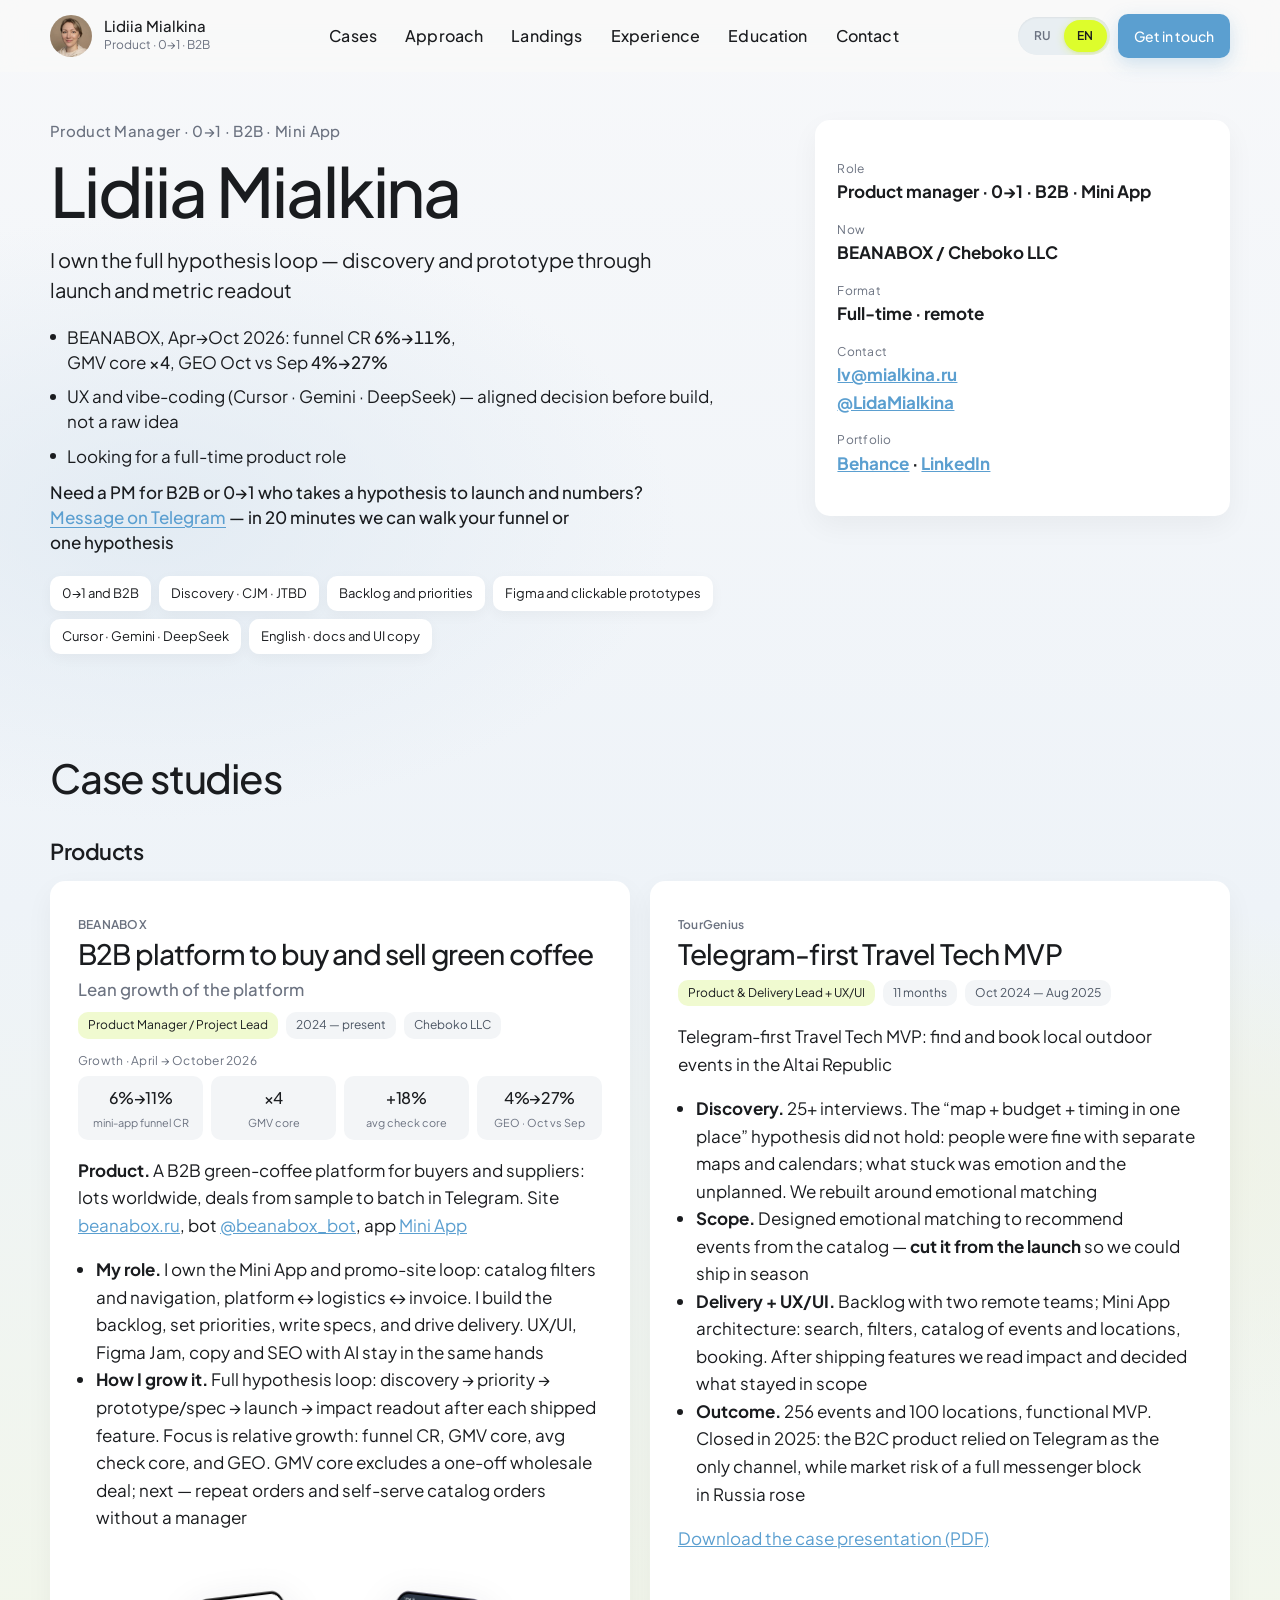
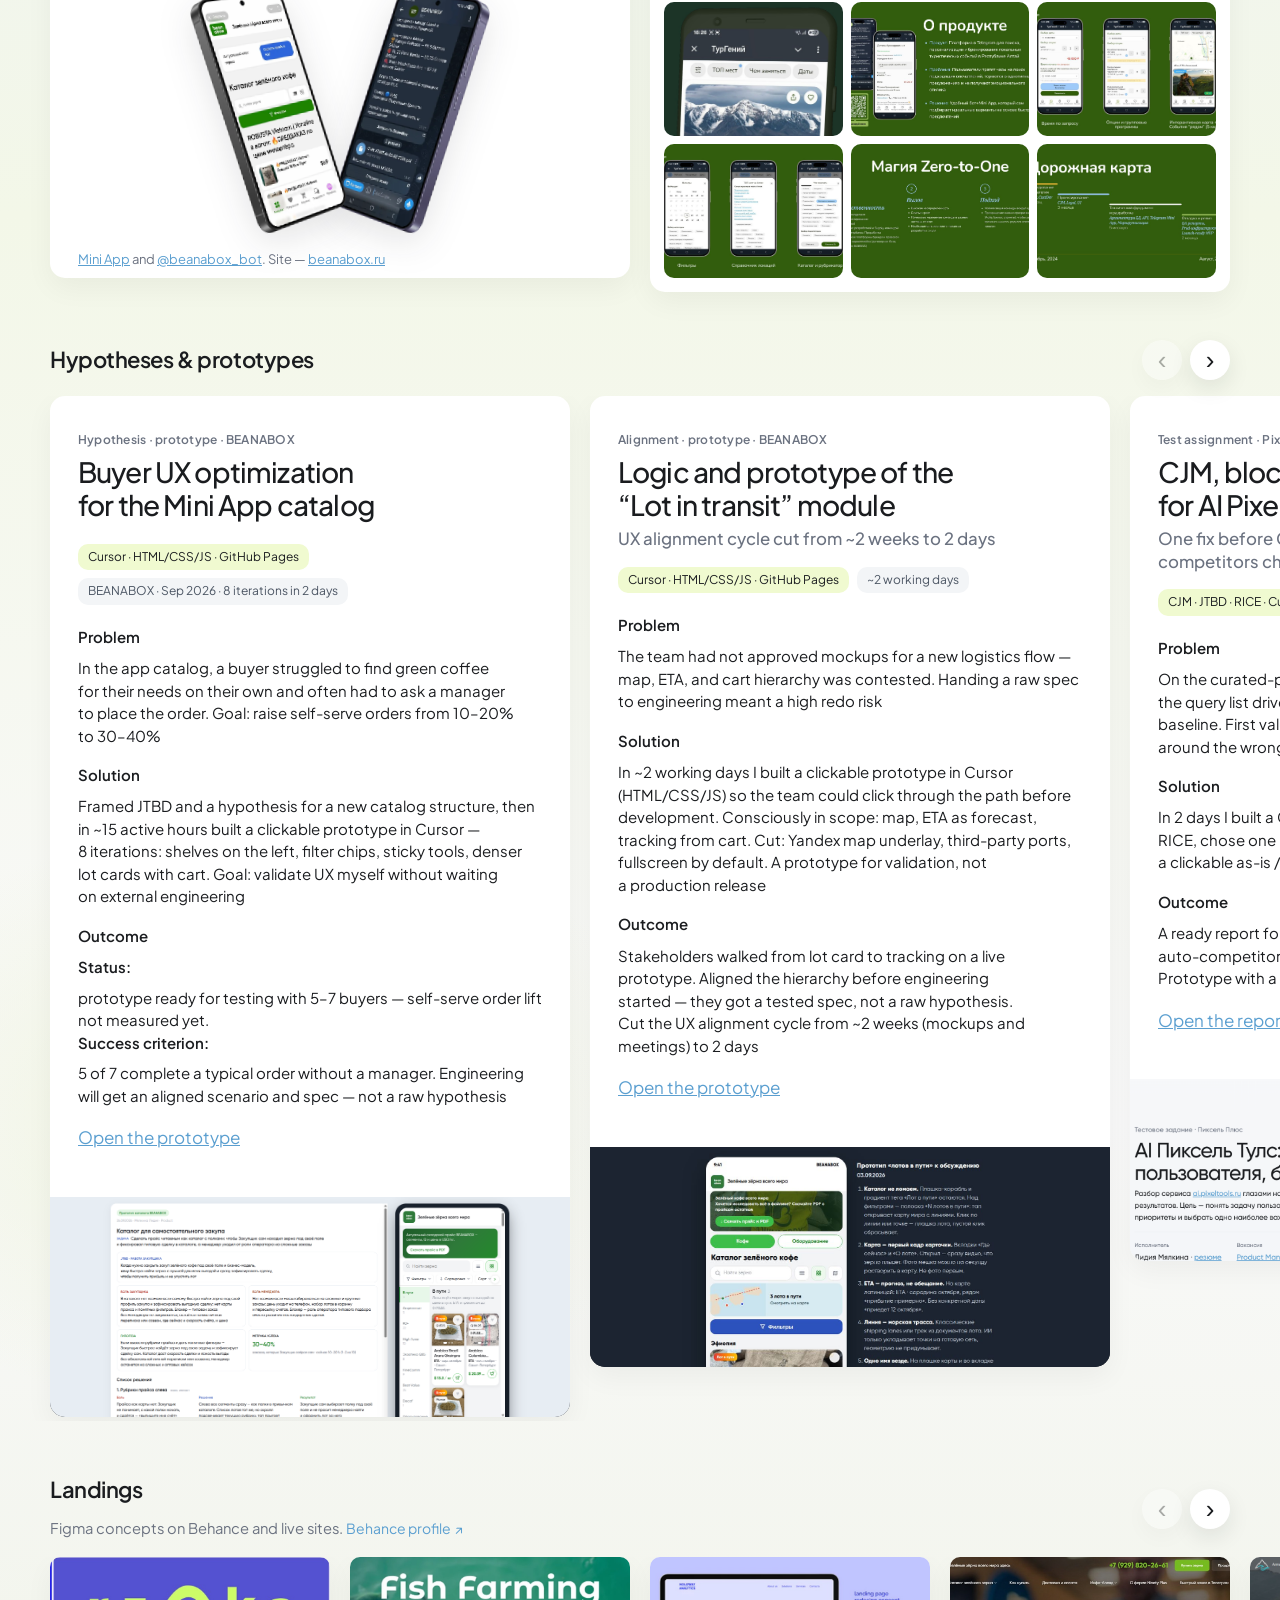
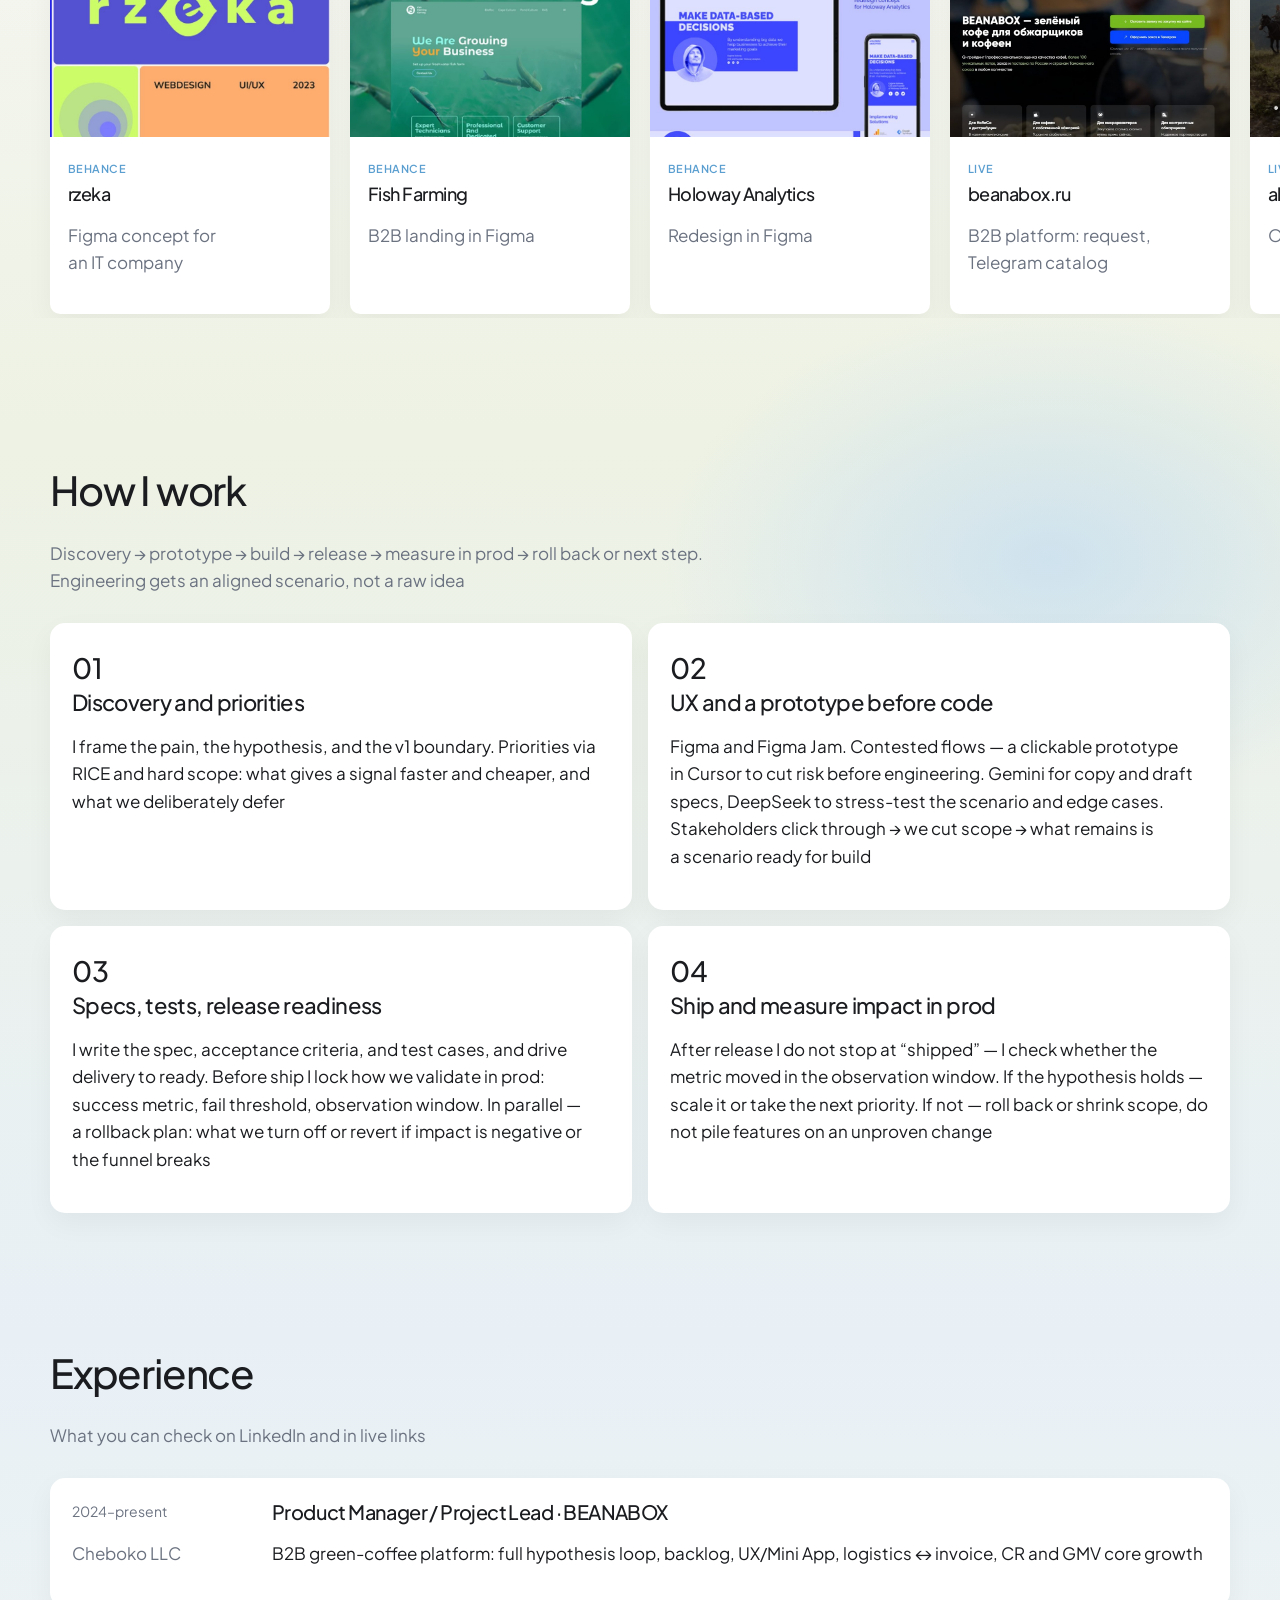
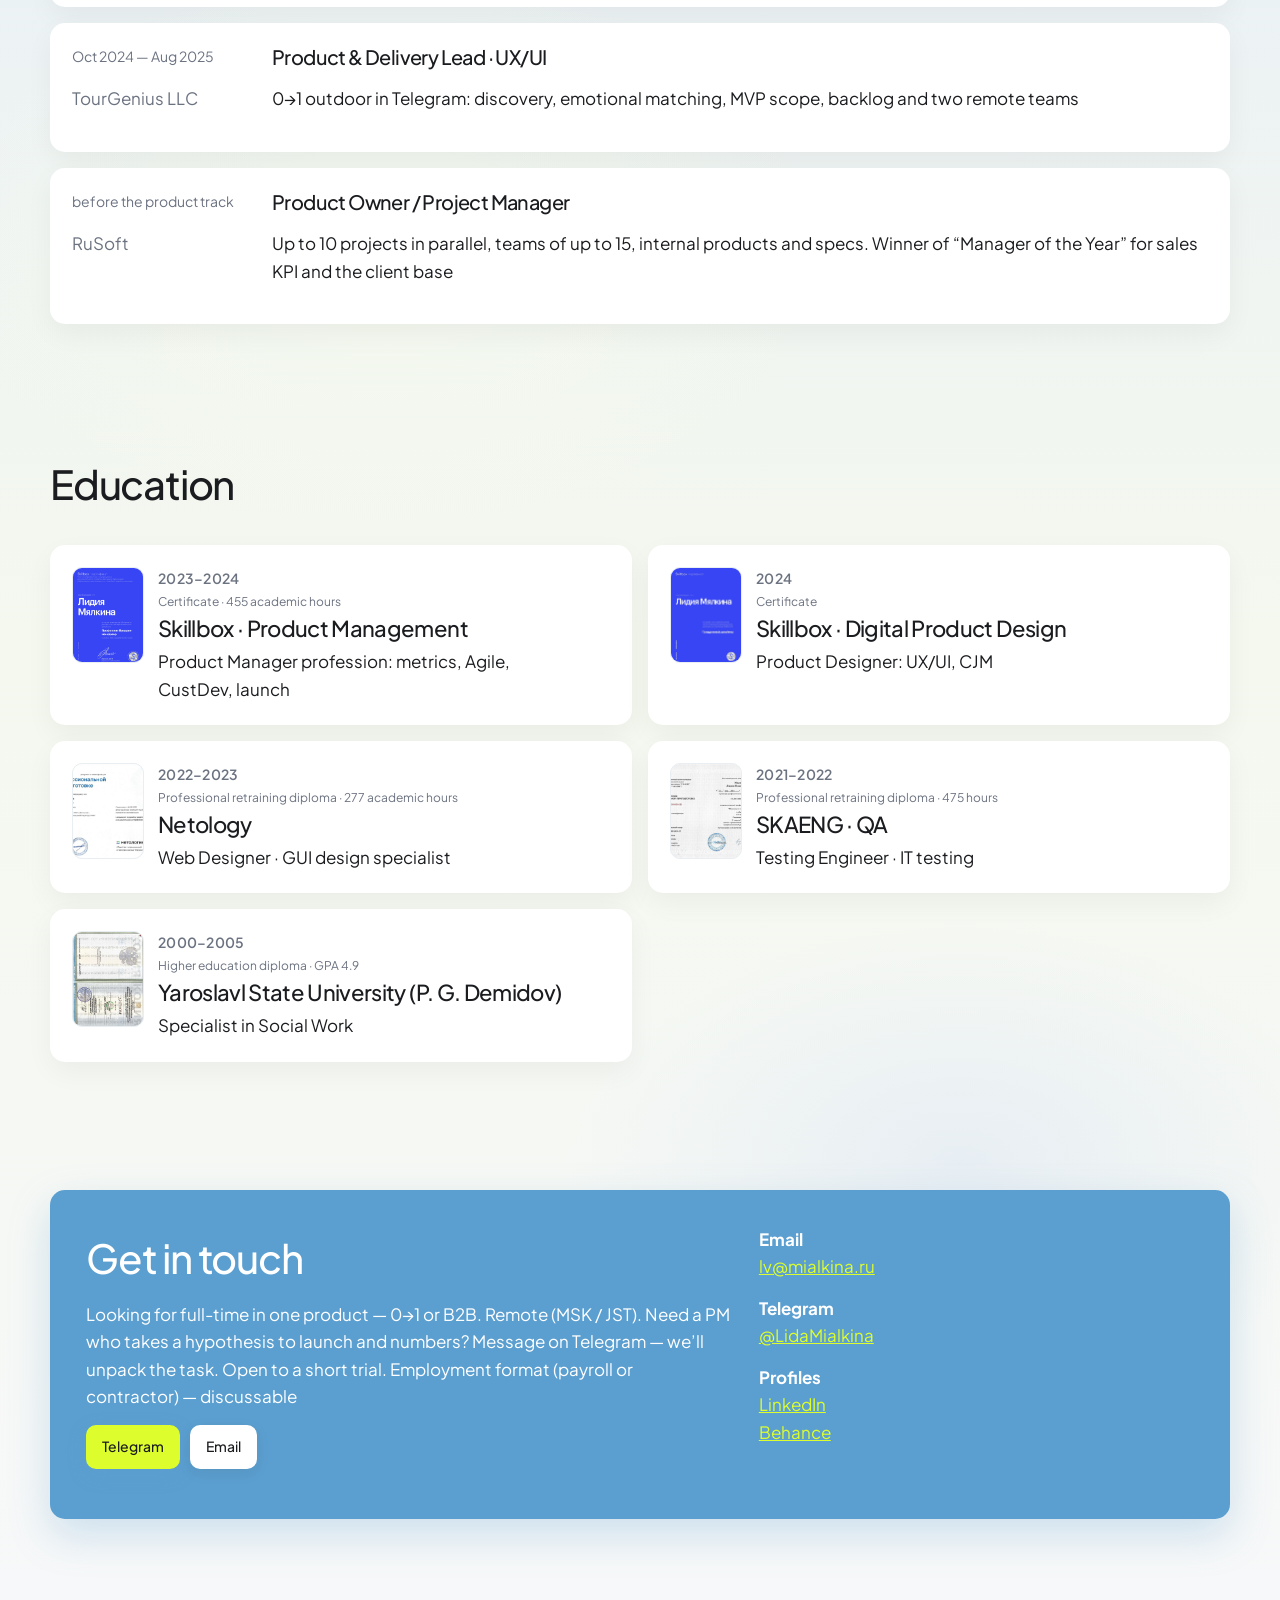
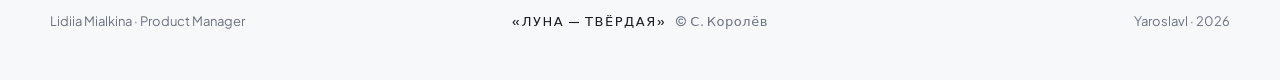
<file: en/index.html>
<!doctype html>
<html lang="en">
  <head>
    <meta charset="UTF-8" />
    <meta name="viewport" content="width=device-width, initial-scale=1.0" />
    <meta name="theme-color" content="#f9f9f9" />
    <meta name="robots" content="index, follow" />
    <link rel="icon" type="image/png" href="../favicon.png?v=4" sizes="48x48" />
    <link rel="icon" type="image/png" href="../favicon-32.png?v=4" sizes="32x32" />
    <link rel="apple-touch-icon" href="../apple-touch-icon.png?v=4" />
    <link rel="manifest" href="./site.webmanifest" />
    <title>Lidiia Mialkina — Product Manager, 0→1 and B2B</title>
    <meta
      name="description"
      content="Product manager CV: 0→1 and B2B, TourGenius and BEANABOX. Research, backlog, UX and prototypes before engineering. Get in touch."
    />
    <link rel="canonical" href="https://lidee4ka.github.io/cv-PMAI/en/" />
    <link rel="alternate" hreflang="ru-RU" href="https://lidee4ka.github.io/cv-PMAI/" />
    <link rel="alternate" hreflang="en-US" href="https://lidee4ka.github.io/cv-PMAI/en/" />
    <link rel="alternate" hreflang="x-default" href="https://lidee4ka.github.io/cv-PMAI/" />
    <meta property="og:type" content="website" />
    <meta property="og:site_name" content="Lidiia Mialkina" />
    <meta property="og:title" content="Lidiia Mialkina — Product Manager, 0→1 and B2B" />
    <meta
      property="og:description"
      content="Product manager CV: 0→1 and B2B, TourGenius and BEANABOX. Research, backlog, UX and prototypes before engineering. Get in touch."
    />
    <meta property="og:url" content="https://lidee4ka.github.io/cv-PMAI/en/" />
    <meta property="og:locale" content="en_US" />
    <meta property="og:locale:alternate" content="ru_RU" />
    <meta property="og:image" content="https://lidee4ka.github.io/cv-PMAI/og-cover-en.jpg?v=6" />
    <meta property="og:image:alt" content="Lidiia Mialkina, product manager" />
    <meta property="og:image:width" content="1200" />
    <meta property="og:image:height" content="630" />
    <meta name="twitter:card" content="summary_large_image" />
    <meta name="twitter:title" content="Lidiia Mialkina — Product Manager, 0→1 and B2B" />
    <meta name="twitter:description" content="Product manager: TourGenius, BEANABOX. Research → launch. Get in touch." />
    <meta name="twitter:image" content="https://lidee4ka.github.io/cv-PMAI/og-cover-en.jpg?v=6" />
    <meta name="twitter:image:alt" content="Lidiia Mialkina, product manager" />
    <script type="application/ld+json">{"@context":"https://schema.org","@graph":[{"@type":"ProfilePage","@id":"https://lidee4ka.github.io/cv-PMAI/en/#page","url":"https://lidee4ka.github.io/cv-PMAI/en/","name":"Lidiia Mialkina — Product Manager, 0→1 and B2B","inLanguage":"en-US","isPartOf":{"@id":"https://lidee4ka.github.io/cv-PMAI/#website"},"about":{"@id":"https://lidee4ka.github.io/cv-PMAI/#person"},"mainEntity":{"@id":"https://lidee4ka.github.io/cv-PMAI/#person"}},{"@type":"WebSite","@id":"https://lidee4ka.github.io/cv-PMAI/#website","url":"https://lidee4ka.github.io/cv-PMAI","name":"Лидия Мялкина","alternateName":"Lidiia Mialkina","inLanguage":["ru-RU","en-US"],"publisher":{"@id":"https://lidee4ka.github.io/cv-PMAI/#person"}},{"@type":"Person","@id":"https://lidee4ka.github.io/cv-PMAI/#person","name":"Лидия Мялкина","alternateName":["Lidiia Mialkina"],"jobTitle":"Product Manager","email":"lv@mialkina.ru","url":"https://lidee4ka.github.io/cv-PMAI","image":"https://lidee4ka.github.io/cv-PMAI/avatar.jpg","sameAs":["https://www.linkedin.com/in/lidiia-mialkina/","https://www.behance.net/lidee4ka","https://t.me/LidaMialkina","https://github.com/lidee4ka"],"address":{"@type":"PostalAddress","addressLocality":"Yaroslavl","addressCountry":"RU"},"knowsLanguage":["ru","en"]}]}</script>
    <script>
      (function () {
        var requested = new URLSearchParams(location.search).get('lang')
        var onEnglish = /(^|\/)en(\/|$)/.test(location.pathname)
        if (requested === 'en' && !onEnglish) {
          location.replace(location.pathname.replace(/[^/]*$/, '') + 'en/' + location.hash)
        }
      })()
    </script>
    <link rel="preconnect" href="https://fonts.googleapis.com" />
    <link rel="preconnect" href="https://fonts.gstatic.com" crossorigin />
    <link
      href="https://fonts.googleapis.com/css2?family=Plus+Jakarta+Sans:wght@400;500;600;700;800&display=swap"
      rel="stylesheet"
    />
    <meta http-equiv="Cache-Control" content="no-cache, no-store, must-revalidate" />
    <script src="../assets/cache-bust.js" data-version-url="../version.json" defer></script>
    <script type="module" crossorigin src="../assets/myfinishline-Dg-Q-eZ1.js?v=lightbox-fit-1"></script>
    <link rel="modulepreload" crossorigin href="../assets/modulepreload-polyfill-P2Xu9kJm.js">
    <link rel="stylesheet" crossorigin href="../assets/myfinishline-DANz9di1.css?v=landings-in-cases-13">
  </head>
  <body>
    <a class="skip" href="#main" data-i18n="skip">Skip to content</a>
    <header class="site-header">
      <div class="wrap header-bar">
        <a class="brand" href="#hero">
          <img class="brand-mark" src="../avatar.jpg?v=4" alt="" width="42" height="42" />
          <span>
            <b data-i18n="brand.name">Lidiia Mialkina</b>
            <span data-i18n="brand.role">Product · 0→1 · B2B</span>
          </span>
        </a>
        <nav class="nav" aria-label="Sections" data-i18n-aria="nav.label">
          <a href="#kejsy" data-i18n="nav.cases">Cases</a>
          <a href="#obo-mne" data-i18n="nav.why">Approach</a>
          <a href="#sajty" data-i18n="nav.sites">Landings</a>
          <a href="#opyt" data-i18n="nav.experience">Experience</a>
          <a href="#obrazovanie" data-i18n="nav.education">Education</a>
          <a href="#kontakty" data-i18n="nav.contact">Contact</a>
        </nav>
        <div class="header-actions">
          <nav class="lang-switch" aria-label="Language" data-i18n-aria="lang.label">
            <a href="../" hreflang="ru" lang="ru" data-lang-path="ru">RU</a>
            <a href="./" hreflang="en" lang="en" data-lang-path="en" aria-current="page">EN</a>
          </nav>
          <a class="btn btn-primary" href="#kontakty" data-i18n="cta.contact">Get in touch</a>
          <button class="nav-toggle" type="button" aria-expanded="false" aria-label="Menu" data-i18n-aria="nav.menu">
            <span></span>
            <span></span>
            <span></span>
          </button>
        </div>
      </div>
    </header>

    <main id="main">
      <section class="hero" id="hero">
        <div class="wrap">
          <div class="hero-grid">
            <div>
              <p class="kicker" data-i18n="hero.kicker">Product Manager · 0→1 · B2B · Mini App</p>
              <h1 data-i18n="brand.name">Lidiia Mialkina</h1>
              <p class="lead" data-i18n="hero.lead">
                I&nbsp;own the full hypothesis loop&nbsp;— discovery and prototype through launch and metric readout</p>
              <ul class="hero-points">
                <li data-i18n="hero.p1">
                  BEANABOX, Apr→Oct 2026: funnel&nbsp;CR&nbsp;<b>6%→11%</b>, GMV&nbsp;core&nbsp;<b>×4</b>, GEO&nbsp;Oct&nbsp;vs&nbsp;Sep&nbsp;<b>4%→27%</b></li>
                <li data-i18n="hero.p2">
                  UX and vibe-coding (Cursor · Gemini · DeepSeek)&nbsp;— aligned decision before build, not a&nbsp;raw idea</li>
                <li data-i18n="hero.p3">Looking for a&nbsp;full-time product role</li>
              </ul>
              <p class="lead-cta" data-i18n="hero.cta">Need a&nbsp;PM for B2B or 0→1 who takes a&nbsp;hypothesis to&nbsp;launch and numbers? <a href="https://t.me/LidaMialkina" target="_blank" rel="noreferrer">Message on Telegram</a>&nbsp;— in&nbsp;20&nbsp;minutes we can walk your funnel or one hypothesis</p>
              <ul class="pills">
                <li data-i18n="pill.zero">0→1 and B2B</li>
                <li data-i18n="pill.research">Discovery · CJM · JTBD</li>
                <li data-i18n="pill.backlog">Backlog and priorities</li>
                <li data-i18n="pill.figma">Figma and clickable prototypes</li>
                <li data-i18n="pill.ai">Cursor · Gemini · DeepSeek</li>
                <li data-i18n="pill.en">English · docs and UI copy</li>
              </ul>
            </div>
            <aside>
              <div class="hero-card">
                <dl>
                  <dt data-i18n="card.role">Role</dt>
                  <dd data-i18n="card.roleVal">Product manager · 0→1 · B2B · Mini App</dd>
                  <dt data-i18n="card.now">Now</dt>
                  <dd data-i18n="card.nowVal">BEANABOX&nbsp;/ Cheboko LLC</dd>
                  <dt data-i18n="card.format">Format</dt>
                  <dd data-i18n="card.formatVal">Full-time · remote</dd>
                  <dt data-i18n="card.connect">Contact</dt>
                  <dd>
                    <a href="mailto:lv@mialkina.ru">lv@mialkina.ru</a><br />
                    <a href="https://t.me/LidaMialkina" target="_blank" rel="noreferrer">@LidaMialkina</a>
                  </dd>
                  <dt data-i18n="card.portfolio">Portfolio</dt>
                  <dd>
                    <a href="https://www.behance.net/lidee4ka" target="_blank" rel="noreferrer">Behance</a>
                    ·
                    <a href="https://www.linkedin.com/in/lidiia-mialkina/" target="_blank" rel="noreferrer">LinkedIn</a>
                  </dd>
                </dl>
              </div>
            </aside>
          </div>
        </div>
      </section>

      <section class="section" id="kejsy">
        <div class="wrap">
          <div class="section-head">
            <h2 data-i18n="cases.title">Case studies</h2>
          </div>
        </div>

                <div class="cases-group cases-group--products">
          <div class="wrap cases-group-body">
          <div class="cases-group-head">
            <h3 class="cases-group-title">Products</h3>
</div>
          <div class="cases-track cases-track--stack">
<article class="case case--stack" id="beanabox">
            <div class="case-body case-body--app">
              <div class="case-copy">
                <span class="tag" data-i18n="bb.tag">BEANABOX</span>
                <h3 data-i18n="bb.h3">B2B platform to&nbsp;buy and sell green coffee</h3>
                <p class="case-sub" data-i18n="bb.sub">Lean growth of&nbsp;the platform</p>
                <div class="meta-row meta-row--role">
                  <span data-i18n="bb.role">Product Manager / Project Lead</span>
                  <span data-i18n="bb.dates">2024&nbsp;— present</span>
                  <span data-i18n="bb.co">Cheboko LLC</span>
                </div>
                <p class="metrics-kicker" data-i18n="bb.kicker">Growth · April → October 2026</p>
                <ul class="case-metrics" aria-label="BEANABOX key metrics">
                  <li><b>6%→11%</b> <span data-i18n="bb.m1">mini-app funnel CR</span></li>
                  <li><b>×4</b> <span data-i18n="bb.m2">GMV core</span></li>
                  <li><b>+18%</b> <span data-i18n="bb.m3">avg check core</span></li>
                  <li><b>4%→27%</b> <span data-i18n="bb.m4">GEO · Oct vs Sep</span></li>
                </ul>
                <p data-i18n="bb.p">
                  <b>Product.</b> A&nbsp;B2B green-coffee platform for buyers and suppliers: lots worldwide,
                  deals from sample to&nbsp;batch in&nbsp;Telegram.
                  Site
                  <a href="https://beanabox.ru/" target="_blank" rel="noreferrer">beanabox.ru</a>,
                  bot
                  <a href="https://t.me/beanabox_bot" target="_blank" rel="noreferrer">@beanabox_bot</a>,
                  app
                  <a href="https://t.me/beanabox_bot/app?startapp" target="_blank" rel="noreferrer">Mini&nbsp;App</a></p>
                <ul>
                  <li data-i18n="bb.li1">
                    <b>My role.</b> I&nbsp;own the Mini&nbsp;App and promo-site loop: catalog filters and navigation,
                    platform ↔ logistics ↔ invoice. I&nbsp;build the backlog, set priorities, write specs,
                    and drive delivery. UX/UI, Figma Jam, copy and SEO with AI stay in&nbsp;the same hands</li>
                  <li data-i18n="bb.li2">
                    <b>How I&nbsp;grow it.</b> Full hypothesis loop: discovery → priority → prototype/spec → launch →
                    impact readout after each shipped feature.
                    Focus is relative growth: funnel CR, GMV core, avg check core, and GEO.
                    GMV core excludes a&nbsp;one-off wholesale deal; next&nbsp;— repeat orders and self-serve catalog orders without a&nbsp;manager</li>
                </ul>
              </div>
              <div class="phones" aria-hidden="true">
                <img
                  class="phone phone--app"
                  src="../sites/beanabox-phone-catalog.webp"
                  alt=""
                  width="507"
                  height="920"
                />
                <img
                  class="phone phone--bot"
                  src="../sites/beanabox-phone-bot.webp"
                  alt=""
                  width="507"
                  height="920"
                />
              </div>
            </div>
            <p class="phones-caption" data-i18n="bb.caption">
              <a href="https://t.me/beanabox_bot/app?startapp" target="_blank" rel="noreferrer">Mini&nbsp;App</a>
              and
              <a href="https://t.me/beanabox_bot" target="_blank" rel="noreferrer">@beanabox_bot</a>.
              Site&nbsp;—
              <a href="https://beanabox.ru/" target="_blank" rel="noreferrer">beanabox.ru</a></p>
            <div class="case-copy" hidden>
              <div
                class="infographic"
                aria-label="Relative BEANABOX product growth, April to September 2026"
                data-i18n-aria="bb.chartAria"
                hidden
              >
                <p class="infographic-kicker" data-i18n="bb.kicker">Growth · April → October 2026</p>
                <ul class="chart">
                  <li>
                    <span class="chart-name" data-i18n="bb.users">Mini-app user base</span>
                    <span class="chart-bars" aria-hidden="true">
                      <span class="chart-bar-track"><span class="chart-bar chart-bar--from" style="--w: 60%"></span></span>
                      <span class="chart-bar-track"><span class="chart-bar chart-bar--to" style="--w: 100%"></span></span>
                    </span>
                    <strong>+66%</strong>
                  </li>
                  <li>
                    <span class="chart-name" data-i18n="bb.catalog">Catalog of lots</span>
                    <span class="chart-bars" aria-hidden="true">
                      <span class="chart-bar-track"><span class="chart-bar chart-bar--from" style="--w: 69%"></span></span>
                      <span class="chart-bar-track"><span class="chart-bar chart-bar--to" style="--w: 100%"></span></span>
                    </span>
                    <strong>+45%</strong>
                  </li>
                  <li>
                    <span class="chart-name" data-i18n="bb.org">Organic traffic on the site</span>
                    <span class="chart-bars" aria-hidden="true">
                      <span class="chart-bar-track"><span class="chart-bar chart-bar--from" style="--w: 16%"></span></span>
                      <span class="chart-bar-track"><span class="chart-bar chart-bar--to" style="--w: 100%"></span></span>
                    </span>
                    <strong>×6.2</strong>
                  </li>
                </ul>
                <p class="chart-foot" data-i18n="bb.foot">Gray bar&nbsp;— April, colored&nbsp;— September (vs period max). Relative growth vs&nbsp;April. SEO and copy with AI</p>
              </div>
            </div>
          </article>

          
<article class="case case--stack" id="tourgenius">
            <div class="case-copy">
              <span class="tag" data-i18n="tg.tag">TourGenius</span>
              <h3 data-i18n="tg.h3">Telegram-first Travel Tech MVP</h3>
              <div class="meta-row meta-row--role">
                <span data-i18n="tg.role">Product &amp; Delivery Lead + UX/UI</span>
                <span data-i18n="tg.months">11&nbsp;months</span>
                <span data-i18n="tg.dates">Oct 2024&nbsp;— Aug 2025</span>
              </div>
              <p data-i18n="tg.p">
                Telegram-first Travel Tech MVP: find and book local outdoor events in&nbsp;the Altai Republic</p>
              <ul>
                <li data-i18n="tg.li1"><b>Discovery.</b> 25+&nbsp;interviews. The “map + budget + timing in&nbsp;one place” hypothesis did not hold: people were fine with separate maps and calendars; what stuck was emotion and the unplanned. We rebuilt around emotional matching</li>
                <li data-i18n="tg.li2"><b>Scope.</b> Designed emotional matching to&nbsp;recommend events from the catalog&nbsp;— <b>cut it from the launch</b> so we could ship in&nbsp;season</li>
                <li data-i18n="tg.li3"><b>Delivery + UX/UI.</b> Backlog with two remote teams; Mini App architecture: search, filters, catalog of&nbsp;events and locations, booking. After shipping features we read impact and decided what stayed in&nbsp;scope</li>
                <li data-i18n="tg.li4"><b>Outcome.</b> 256&nbsp;events and 100&nbsp;locations, functional MVP. Closed in&nbsp;2025: the B2C product relied on&nbsp;Telegram as&nbsp;the only channel, while market risk of&nbsp;a&nbsp;full messenger block in&nbsp;Russia rose</li>
              </ul>
              <p>
                <a href="../files/TourGenius_mvp_journey_presentation_Mialkina-LV.pdf" data-i18n="tg.pdf"
                  >Download the case presentation (PDF)</a>
              </p>
            </div>
            <div class="case-tiles" aria-label="TourGenius presentation screenshots">
              <img src="../cases/tourgenius-01.jpg" alt="TourGenius Mini App mockup: a place card in the feed" data-i18n-alt="tg.alt1" />
              <img src="../cases/tourgenius-02.jpg" alt="TourGenius: product, problem, and solution" data-i18n-alt="tg.alt2" />
              <img src="../cases/tourgenius-03.jpg" alt="TourGenius Mini App screens" data-i18n-alt="tg.alt3" />
              <img src="../cases/tourgenius-04.jpg" alt="TourGenius presentation slide" data-i18n-alt="tg.alt5" />
              <img src="../cases/tourgenius-05.jpg" alt="Areas of ownership and a zero-to-one approach" data-i18n-alt="tg.alt4" />
              <img src="../cases/tourgenius-06.jpg" alt="TourGenius presentation slide" data-i18n-alt="tg.alt6" />
            </div>
          </article>
        
            </div>
          </div>
        </div>

<div class="cases-group cases-group--solutions">
          <div class="wrap cases-group-body">
          <div class="cases-group-head">
            <h3 class="cases-group-title">Hypotheses &amp; prototypes</h3>
            <div class="cases-nav-group" role="group" aria-label="Scroll cases">
              <button type="button" class="cases-nav cases-nav--prev" aria-label="Previous case">
                <span aria-hidden="true">‹</span>
              </button>
              <button type="button" class="cases-nav cases-nav--next" aria-label="Next case">
                <span aria-hidden="true">›</span>
              </button>
            </div>
          </div>
          <div class="cases-rail" tabindex="0" aria-label="Hypotheses and prototypes">
              <div class="cases-track">
<article class="case case--stack case--vibe" id="catalog-redesign">
            <div class="case-copy">
              <div class="case-head">
                <div class="case-head-main">
                  <span class="tag" data-i18n="cr.tag">Hypothesis · prototype · BEANABOX</span>
                  <h3 data-i18n="cr.h3">Buyer UX optimization for&nbsp;the Mini App catalog</h3>
                </div>
                <div class="case-head-side">
                  <div class="meta-row meta-row--role">
                    <span data-i18n="cr.meta">Cursor · HTML/CSS/JS · GitHub Pages</span>
                    <span data-i18n="cr.when">BEANABOX · Sep 2026 · 8&nbsp;iterations in&nbsp;2&nbsp;days</span>
                  </div>
                </div>
              </div>
              <div class="case-triad">
                <div class="case-col" data-i18n="cr.li1">
                  <b>Problem</b>
                  <p>In&nbsp;the app catalog, a&nbsp;buyer struggled to&nbsp;find green coffee for&nbsp;their needs
                  on&nbsp;their own and often had to&nbsp;ask a&nbsp;manager to&nbsp;place the order.
                  Goal: raise self-serve orders from 10–20% to&nbsp;30–40%</p>
                </div>
                <div class="case-col" data-i18n="cr.li2">
                  <b>Solution</b>
                  <p>Framed JTBD and a&nbsp;hypothesis for a&nbsp;new catalog structure,
                  then in&nbsp;~15&nbsp;active hours built a&nbsp;clickable prototype in&nbsp;Cursor&nbsp;—
                  8&nbsp;iterations: shelves on&nbsp;the left, filter chips, sticky tools, denser lot cards with cart.
                  Goal: validate UX myself without waiting on&nbsp;external engineering</p>
                </div>
                <div class="case-col" data-i18n="cr.li3">
                  <b>Outcome</b>
                  <p><b>Status:</b> prototype ready for testing with 5–7 buyers&nbsp;— self-serve order lift not measured yet.
                  <b>Success criterion:</b> 5&nbsp;of&nbsp;7 complete a&nbsp;typical order without a&nbsp;manager.
                  Engineering will get an&nbsp;aligned scenario and&nbsp;spec&nbsp;— not a&nbsp;raw hypothesis</p>
                </div>
              </div>
              <p>
                <a
                  href="https://lidee4ka.github.io/beanabox-catalog-redesign/"
                  target="_blank"
                  rel="noreferrer"
                  data-i18n="cr.open"
                  >Open the prototype</a
                >
              </p>
            </div>
            <figure class="case-shot case-shot--proto">
              <img
                src="../sites/catalog-redesign.png"
                alt="Clickable BEANABOX catalog redesign prototype: shelves, filters, and lot cards"
                data-i18n-alt="cr.alt"
              />
            </figure>
          </article>
<article class="case case--stack case--vibe" id="prototip">
            <div class="case-copy">
              <div class="case-head">
                <div class="case-head-main">
                  <span class="tag" data-i18n="pr.tag">Alignment · prototype · BEANABOX</span>
                  <h3 data-i18n="pr.h3">Logic and prototype of&nbsp;the “Lot in&nbsp;transit” module</h3>
                  <p class="case-sub" data-i18n="pr.sub">UX alignment cycle cut from ~2&nbsp;weeks to&nbsp;2&nbsp;days</p>
                </div>
                <div class="case-head-side">
                  <div class="meta-row meta-row--role">
                    <span data-i18n="pr.meta">Cursor · HTML/CSS/JS · GitHub Pages</span>
                    <span data-i18n="pr.when">~2&nbsp;working days</span>
                  </div>
                </div>
              </div>
              <div class="case-triad">
                <div class="case-col" data-i18n="pr.li1">
                  <b>Problem</b>
                  <p>The team had not approved mockups for a&nbsp;new logistics flow&nbsp;— map, ETA, and cart
                  hierarchy was contested. Handing a&nbsp;raw spec to&nbsp;engineering meant a&nbsp;high redo risk</p>
                </div>
                <div class="case-col" data-i18n="pr.li2">
                  <b>Solution</b>
                  <p>In&nbsp;~2&nbsp;working days I&nbsp;built a&nbsp;clickable prototype
                  in&nbsp;Cursor (HTML/CSS/JS) so&nbsp;the team could click through the path before development.
                  Consciously in&nbsp;scope: map, ETA as&nbsp;forecast, tracking from cart. Cut: Yandex map underlay,
                  third-party ports, fullscreen by&nbsp;default. A&nbsp;prototype for validation, not a&nbsp;production release</p>
                </div>
                <div class="case-col" data-i18n="pr.li3">
                  <b>Outcome</b>
                  <p>Stakeholders walked from lot card to&nbsp;tracking on&nbsp;a&nbsp;live prototype.
                  Aligned the hierarchy before engineering started&nbsp;— they got a&nbsp;tested spec,
                  not a&nbsp;raw hypothesis. Cut the UX alignment cycle from ~2&nbsp;weeks (mockups and meetings)
                  to&nbsp;2&nbsp;days</p>
                </div>
              </div>
              <p>
                <a
                  href="https://lidee4ka.github.io/beanabox-lot-v-puti/"
                  target="_blank"
                  rel="noreferrer"
                  data-i18n="pr.open"
                  >Open the prototype</a>
              </p>
            </div>
            <figure class="case-shot case-shot--proto">
              <img
                src="../sites/lot-v-puti.jpg"
                alt="Clickable “Lots in transit” prototype: catalog, map banner, and lot tracking"
                data-i18n-alt="pr.alt"
              />
            </figure>
          </article>
<article class="case case--stack case--vibe" id="pixeltools">
            <div class="case-copy">
              <div class="case-head">
                <div class="case-head-main">
                  <span class="tag">Test assignment · Pixel Plus</span>
                  <h3>CJM, blockers, and&nbsp;a&nbsp;spec for&nbsp;AI Pixel Tools</h3>
                  <p class="case-sub">One fix before Create: the prompts → auto-competitors chain</p>
                </div>
                <div class="case-head-side">
                  <div class="meta-row meta-row--role">
                    <span>CJM · JTBD · RICE · Cursor</span>
                    <span>Sep 2026</span>
                    <span>~0.5&nbsp;working day</span>
                  </div>
                </div>
              </div>
              <div class="case-triad">
                <div class="case-col">
                  <b>Problem</b>
                  <p>On&nbsp;the curated-prompts screen a&nbsp;new user does not see that the query list drives auto-competitor selection and the audit baseline. First value arrives skewed&nbsp;— numbers are computed around the wrong competitive set</p>
                </div>
                <div class="case-col">
                  <b>Solution</b>
                  <p>In&nbsp;2&nbsp;days I&nbsp;built a&nbsp;CJM to&nbsp;first value, a&nbsp;blocker map prioritized with RICE, chose one improvement, and wrote a&nbsp;backlog spec plus a&nbsp;clickable as-is&nbsp;/ to-be prototype on&nbsp;Pixel Plus UI&nbsp;Kit tokens</p>
                </div>
                <div class="case-col">
                  <b>Outcome</b>
                  <p>A&nbsp;ready report for the backlog: focus&nbsp;— explain the prompts → auto-competitors / analytics chain before Create (RICE&nbsp;12.2). Prototype with a&nbsp;Now&nbsp;/ After toggle</p>
                </div>
              </div>
              <p>
                <a href="https://lidee4ka.github.io/ai-pixeltools-cjm/" target="_blank" rel="noreferrer">Open the report and prototype</a>
              </p>
            </div>
            <figure class="case-shot case-shot--proto">
              <img
                src="../sites/pixeltools-cjm.png"
                alt="Pixel Plus test assignment: CJM and AI Pixel Tools spec — report header"
              />
            </figure>
          </article>
</div>
            </div>
          </div>
        </div>

      
<div class="cases-group cases-group--sites" id="sajty">
          <div class="wrap cases-group-body">
            <div class="cases-group-head">
              <div>
                <h3 class="cases-group-title" data-i18n="sites.title">Landings</h3>
                <p class="muted sites-sub" data-i18n="sites.sub">
                  Figma concepts on&nbsp;Behance and live sites.
                  <a class="ext-link" href="https://www.behance.net/lidee4ka" target="_blank" rel="noreferrer"
                    >Behance profile<span class="ext-arrow" aria-hidden="true">↗</span></a
                  >
                </p>
              </div>
              <div class="cases-nav-group" role="group" aria-label="Browse landings">
                <button type="button" class="cases-nav cases-nav--prev" aria-label="Previous">
                  <span aria-hidden="true">‹</span>
                </button>
                <button type="button" class="cases-nav cases-nav--next" aria-label="Next">
                  <span aria-hidden="true">›</span>
                </button>
              </div>
            </div>
            <div class="cases-rail" tabindex="0" aria-label="Landings">
              <div class="cases-track cases-track--sites">
                <a
                  class="card site-card"
                  href="https://www.behance.net/gallery/171759369/Responsive-webdesign-concept-for-an-IT-company"
                  target="_blank"
                  rel="noreferrer"
                >
                  <img src="../behance/rzeka.jpg" alt="rzeka concept: responsive IT company site" data-i18n-alt="rzeka.alt" />
                  <div class="site-card-body">
                    <span class="site-card-kind">Behance</span>
                    <h3>rzeka</h3>
                    <p class="muted" data-i18n="rzeka.p">Figma concept for an&nbsp;IT company</p>
                  </div>
                </a>
                <a
                  class="card site-card"
                  href="https://www.behance.net/gallery/163622703/Landing-Page-Design-concept"
                  target="_blank"
                  rel="noreferrer"
                >
                  <img src="../behance/fish-farming.jpg" alt="Fish Farming landing concept" data-i18n-alt="fish.alt" />
                  <div class="site-card-body">
                    <span class="site-card-kind">Behance</span>
                    <h3>Fish Farming</h3>
                    <p class="muted" data-i18n="fish.p">B2B landing in&nbsp;Figma</p>
                  </div>
                </a>
                <a
                  class="card site-card"
                  href="https://www.behance.net/gallery/163406243/Landing-page-redesign-concept-for-Holoway-Analytics"
                  target="_blank"
                  rel="noreferrer"
                >
                  <img src="../behance/holoway.jpg" alt="Holoway Analytics landing redesign" data-i18n-alt="holo.alt" />
                  <div class="site-card-body">
                    <span class="site-card-kind">Behance</span>
                    <h3>Holoway Analytics</h3>
                    <p class="muted" data-i18n="holo.p">Redesign in&nbsp;Figma</p>
                  </div>
                </a>
                <a class="card site-card" href="https://beanabox.ru/" target="_blank" rel="noreferrer">
                  <img src="../sites/beanabox.jpg" alt="beanabox.ru home screen" data-i18n-alt="beanabox.alt" />
                  <div class="site-card-body">
                    <span class="site-card-kind">Live</span>
                    <h3>beanabox.ru</h3>
                    <p class="muted" data-i18n="beanabox.p">B2B platform: request, Telegram catalog</p>
                  </div>
                </a>
                <a class="card site-card" href="https://altaytrip.ru/" target="_blank" rel="noreferrer">
                  <img src="../sites/altaytrip.jpg" alt="altaytrip.ru home screen" data-i18n-alt="altay.alt" />
                  <div class="site-card-body">
                    <span class="site-card-kind">Live</span>
                    <h3>altaytrip.ru</h3>
                    <p class="muted" data-i18n="altay.p">Outdoor in&nbsp;Altai: event, CTA</p>
                  </div>
                </a>
                <a class="card site-card" href="https://marikosheleva.ru/" target="_blank" rel="noreferrer">
                  <img src="../sites/marikosheleva.jpg" alt="marikosheleva.ru home screen" data-i18n-alt="mari.alt" />
                  <div class="site-card-body">
                    <span class="site-card-kind">Live</span>
                    <h3>marikosheleva.ru</h3>
                    <p class="muted" data-i18n="mari.p">Psychologist site: tone and trust</p>
                  </div>
                </a>
                <a class="card site-card" href="https://egorovaphoto.com/" target="_blank" rel="noreferrer">
                  <img src="../sites/egorovaphoto.jpg" alt="egorovaphoto.com home screen" data-i18n-alt="ego.alt" />
                  <div class="site-card-body">
                    <span class="site-card-kind">Live</span>
                    <h3>egorovaphoto.com</h3>
                    <p class="muted" data-i18n="ego.p">Photographer portfolio</p>
                  </div>
                </a>
                <a class="card site-card" href="https://nattulev.wfolio.pro" target="_blank" rel="noreferrer">
                  <img src="../sites/nattulev.jpg" alt="nattulev.wfolio.pro home screen" data-i18n-alt="natt.alt" />
                  <div class="site-card-body">
                    <span class="site-card-kind">Live</span>
                    <h3>nattulev.wfolio.pro</h3>
                    <p class="muted" data-i18n="natt.p">Wfolio · portraits</p>
                  </div>
                </a>
              </div>
            </div>
          </div>
        </div>

      </section>

      <section class="section" id="obo-mne">
        <div class="wrap">
          <div class="section-head">
            <h2 data-i18n="why.title">How I&nbsp;work</h2>
            <p class="muted" data-i18n="why.sub">
              Discovery → prototype → build → release → measure in&nbsp;prod → roll back or next step.
              Engineering gets an aligned scenario, not a&nbsp;raw idea</p>
          </div>
          <div class="reason-grid">
            <article class="card">
              <div class="num">01</div>
              <h3 data-i18n="why.1.title">Discovery and priorities</h3>
              <p data-i18n="why.1.body">
                I&nbsp;frame the pain, the hypothesis, and the v1 boundary.
                Priorities via RICE and hard scope: what gives a&nbsp;signal faster and cheaper, and what we deliberately defer</p>
            </article>
            <article class="card">
              <div class="num">02</div>
              <h3 data-i18n="why.2.title">UX and a&nbsp;prototype before code</h3>
              <p data-i18n="why.2.body">
                Figma and Figma Jam. Contested flows&nbsp;— a&nbsp;clickable prototype in&nbsp;Cursor to&nbsp;cut risk before engineering.
                Gemini for copy and draft specs, DeepSeek to&nbsp;stress-test the scenario and edge cases.
                Stakeholders click through → we cut scope → what remains is a&nbsp;scenario ready for build</p>
            </article>
            <article class="card">
              <div class="num">03</div>
              <h3 data-i18n="why.3.title">Specs, tests, release readiness</h3>
              <p data-i18n="why.3.body">
                I&nbsp;write the spec, acceptance criteria, and test cases, and drive delivery to&nbsp;ready.
                Before ship I&nbsp;lock how we validate in&nbsp;prod: success metric, fail threshold, observation window.
                In&nbsp;parallel&nbsp;— a&nbsp;rollback plan: what we turn off or revert if impact is negative or the funnel breaks</p>
            </article>
            <article class="card">
              <div class="num">04</div>
              <h3 data-i18n="why.4.title">Ship and measure impact in&nbsp;prod</h3>
              <p data-i18n="why.4.body">
                After release I&nbsp;do not stop at&nbsp;“shipped”&nbsp;— I&nbsp;check whether the metric moved in&nbsp;the observation window.
                If the hypothesis holds&nbsp;— scale it or take the next priority.
                If not&nbsp;— roll back or shrink scope, do not pile features on an unproven change</p>
            </article>
          </div>
        </div>
      </section>

      <section class="section" id="opyt">
        <div class="wrap">
          <div class="section-head">
            <h2 data-i18n="exp.title">Experience</h2>
            <p class="muted" data-i18n="exp.sub">What you can check on&nbsp;LinkedIn and in&nbsp;live links</p>
          </div>
          <div class="timeline">
            <article class="job">
              <div>
                <div class="when" data-i18n="exp.bb.when">2024–present</div>
                <p class="muted" data-i18n="exp.bb.co">Cheboko LLC</p>
              </div>
              <div>
                <h3 data-i18n="exp.bb.h3">Product Manager&nbsp;/ Project Lead · BEANABOX</h3>
                <p data-i18n="exp.bb.p">B2B green-coffee platform: full hypothesis loop, backlog, UX/Mini App, logistics ↔ invoice, CR and GMV core growth</p>
              </div>
            </article>
            <article class="job">
              <div>
                <div class="when" data-i18n="exp.tg.when">Oct 2024&nbsp;— Aug 2025</div>
                <p class="muted" data-i18n="exp.tg.co">TourGenius LLC</p>
              </div>
              <div>
                <h3 data-i18n="exp.tg.h3">Product &amp; Delivery Lead · UX/UI</h3>
                <p data-i18n="exp.tg.p">0→1 outdoor in&nbsp;Telegram: discovery, emotional matching, MVP scope, backlog and two remote teams</p>
              </div>
            </article>
            <article class="job">
              <div>
                <div class="when" data-i18n="exp.rs.when">before the product track</div>
                <p class="muted">RuSoft</p>
              </div>
              <div>
                <h3 data-i18n="exp.rs.h3">Product Owner&nbsp;/ Project Manager</h3>
                <p data-i18n="exp.rs.p">Up&nbsp;to&nbsp;10 projects in&nbsp;parallel, teams of&nbsp;up&nbsp;to&nbsp;15, internal products and specs. Winner of&nbsp;“Manager of&nbsp;the Year” for sales KPI and the client base</p>
              </div>
            </article>
          </div>
        </div>
      </section>

      <section class="section" id="obrazovanie">
        <div class="wrap">
          <div class="section-head">
            <h2 data-i18n="edu.title">Education</h2>
          </div>
          <div class="edu-grid">
            <article class="card edu-card">
              <button type="button" class="edu-preview" data-lightbox="../education/dipl-02.jpg" aria-label="Open Skillbox Product Management certificate">
                <img src="../education/dipl-02.jpg" alt="Skillbox certificate · Product Manager profession, 455 academic hours" width="200" height="280" loading="lazy" />
              </button>
              <div class="edu-body">
                <p class="when">2023–2024</p>
                <p class="edu-kind">Certificate · 455&nbsp;academic&nbsp;hours</p>
                <h3>Skillbox · Product Management</h3>
                <p data-i18n="edu.sb.pm">Product Manager profession: metrics, Agile, CustDev, launch</p>
              </div>
            </article>
            <article class="card edu-card">
              <button type="button" class="edu-preview" data-lightbox="../education/dipl-03.jpg" aria-label="Open Skillbox Product Designer certificate">
                <img src="../education/dipl-03.jpg" alt="Skillbox certificate · Product Designer" width="200" height="280" loading="lazy" />
              </button>
              <div class="edu-body">
                <p class="when">2024</p>
                <p class="edu-kind">Certificate</p>
                <h3>Skillbox · Digital Product Design</h3>
                <p data-i18n="edu.sb.dpd">Product Designer: UX/UI, CJM</p>
              </div>
            </article>
            <article class="card edu-card">
              <button type="button" class="edu-preview" data-lightbox="../education/dipl-04.jpg" aria-label="Open Netology retraining diploma">
                <img src="../education/dipl-04.jpg" alt="Professional retraining diploma · Netology · Web Designer, 277 academic hours" width="200" height="280" loading="lazy" />
              </button>
              <div class="edu-body">
                <p class="when">2022–2023</p>
                <p class="edu-kind">Professional retraining diploma · 277&nbsp;academic&nbsp;hours</p>
                <h3 data-i18n="edu.net.name">Netology</h3>
                <p data-i18n="edu.net">Web Designer · GUI design specialist</p>
              </div>
            </article>
            <article class="card edu-card">
              <button type="button" class="edu-preview" data-lightbox="../education/dipl-05.jpg" aria-label="Open SKAENG retraining diploma">
                <img src="../education/dipl-05.jpg" alt="Professional retraining diploma · SKAENG · Testing Engineer, 475 hours" width="200" height="280" loading="lazy" />
              </button>
              <div class="edu-body">
                <p class="when">2021–2022</p>
                <p class="edu-kind">Professional retraining diploma · 475&nbsp;hours</p>
                <h3>SKAENG · QA</h3>
                <p data-i18n="edu.ska">Testing Engineer · IT testing</p>
              </div>
            </article>
            <article class="card edu-card">
              <button type="button" class="edu-preview" data-lightbox="../education/dipl-01.jpg" aria-label="Open Yaroslavl State University diploma">
                <img src="../education/dipl-01.jpg" alt="Higher education diploma · Yaroslavl State University · Social Work specialist" width="200" height="280" loading="lazy" />
              </button>
              <div class="edu-body">
                <p class="when">2000–2005</p>
                <p class="edu-kind">Higher education diploma · GPA&nbsp;4.9</p>
                <h3 data-i18n="edu.ysu">Yaroslavl State University (P.&nbsp;G.&nbsp;Demidov)</h3>
                <p data-i18n="edu.ysu.p">Specialist in&nbsp;Social Work</p>
              </div>
            </article>
          </div>
        </div>
      </section>

      <section class="section" id="kontakty">
        <div class="wrap">
          <div class="contacts">
            <div>
              <h2 data-i18n="ct.title">Get in&nbsp;touch</h2>
              <p data-i18n="ct.body">Looking for full-time in&nbsp;one product&nbsp;— 0→1 or B2B. Remote (MSK&nbsp;/ JST). Need a&nbsp;PM who takes a&nbsp;hypothesis to&nbsp;launch and numbers? Message on&nbsp;Telegram&nbsp;— we&rsquo;ll unpack the task. Open to&nbsp;a&nbsp;short trial. Employment format (payroll or contractor)&nbsp;— discussable</p>
              <p class="contact-actions">
                <a class="btn btn-primary" href="https://t.me/LidaMialkina" target="_blank" rel="noreferrer"
                  >Telegram</a
                >
                <a class="btn btn-ghost" href="mailto:lv@mialkina.ru" data-i18n="ct.mailBtn">Email</a>
              </p>
            </div>
            <div>
              <p><b data-i18n="ct.mail">Email</b><br /><a href="mailto:lv@mialkina.ru">lv@mialkina.ru</a></p>
              <p>
                <b data-i18n="ct.tg">Telegram</b><br />
                <a href="https://t.me/LidaMialkina">@LidaMialkina</a>
              </p>
              <p>
                <b data-i18n="ct.profiles">Profiles</b><br />
                <a href="https://www.linkedin.com/in/lidiia-mialkina/">LinkedIn</a><br />
                <a href="https://www.behance.net/lidee4ka">Behance</a>
              </p>
            </div>
          </div>
        </div>
      </section>
    </main>

    <footer class="site-footer">
      <div class="wrap">
        <span data-i18n="foot.role">Lidiia Mialkina · Product Manager</span>
        <p class="slogan">«ЛУНА&nbsp;— ТВЁРДАЯ» <cite>©&nbsp;С.&nbsp;Королёв</cite></p>
        <span data-i18n="foot.place">Yaroslavl · 2026</span>
      </div>
    </footer>
    <a class="to-top" href="#hero" data-i18n="top">Back to top</a>
    <dialog class="lightbox" id="lightbox" aria-labelledby="lightbox-title">
      <div class="lightbox-bar">
        <p class="lightbox-title" id="lightbox-title" data-i18n="lb.title">View the mockup</p>
        <div class="lightbox-actions">
          <button type="button" data-zoom-out aria-label="Zoom out" data-i18n-aria="lb.zoomOut">−</button>
          <button type="button" data-zoom-in aria-label="Zoom in" data-i18n-aria="lb.zoomIn">+</button>
          <button type="button" data-close aria-label="Close" data-i18n-aria="lb.close">✕</button>
        </div>
      </div>
      <div class="lightbox-stage">
        <img alt="" />
      </div>
    </dialog>
  
  <script>
    (function () {
      document.querySelectorAll(".cases-group").forEach(function (group) {
        var rail = group.querySelector(".cases-rail");
        var nav = group.querySelector(".cases-nav-group");
        var prev = group.querySelector(".cases-nav--prev");
        var next = group.querySelector(".cases-nav--next");
        if (!rail || !nav) return;
        function step() {
          var card = rail.querySelector(".case");
          return (card ? card.getBoundingClientRect().width : 560) + 20;
        }
        function sync() {
          var canScroll = rail.scrollWidth > rail.clientWidth + 2;
          nav.hidden = !canScroll;
          if (!canScroll) return;
          var max = rail.scrollWidth - rail.clientWidth - 2;
          if (prev) prev.disabled = rail.scrollLeft <= 2;
          if (next) next.disabled = rail.scrollLeft >= max;
        }
        prev &&
          prev.addEventListener("click", function () {
            rail.scrollBy({ left: -step(), behavior: "smooth" });
          });
        next &&
          next.addEventListener("click", function () {
            rail.scrollBy({ left: step(), behavior: "smooth" });
          });
        rail.addEventListener("scroll", sync, { passive: true });
        window.addEventListener("resize", sync);
        if (window.ResizeObserver) {
          new ResizeObserver(sync).observe(rail);
          var track = rail.querySelector(".cases-track");
          if (track) new ResizeObserver(sync).observe(track);
        }
        if (document.fonts && document.fonts.ready) {
          document.fonts.ready.then(sync);
        }
        window.addEventListener("load", sync);
        sync();
      });
    })();
  </script>

</body>
</html>
</file>
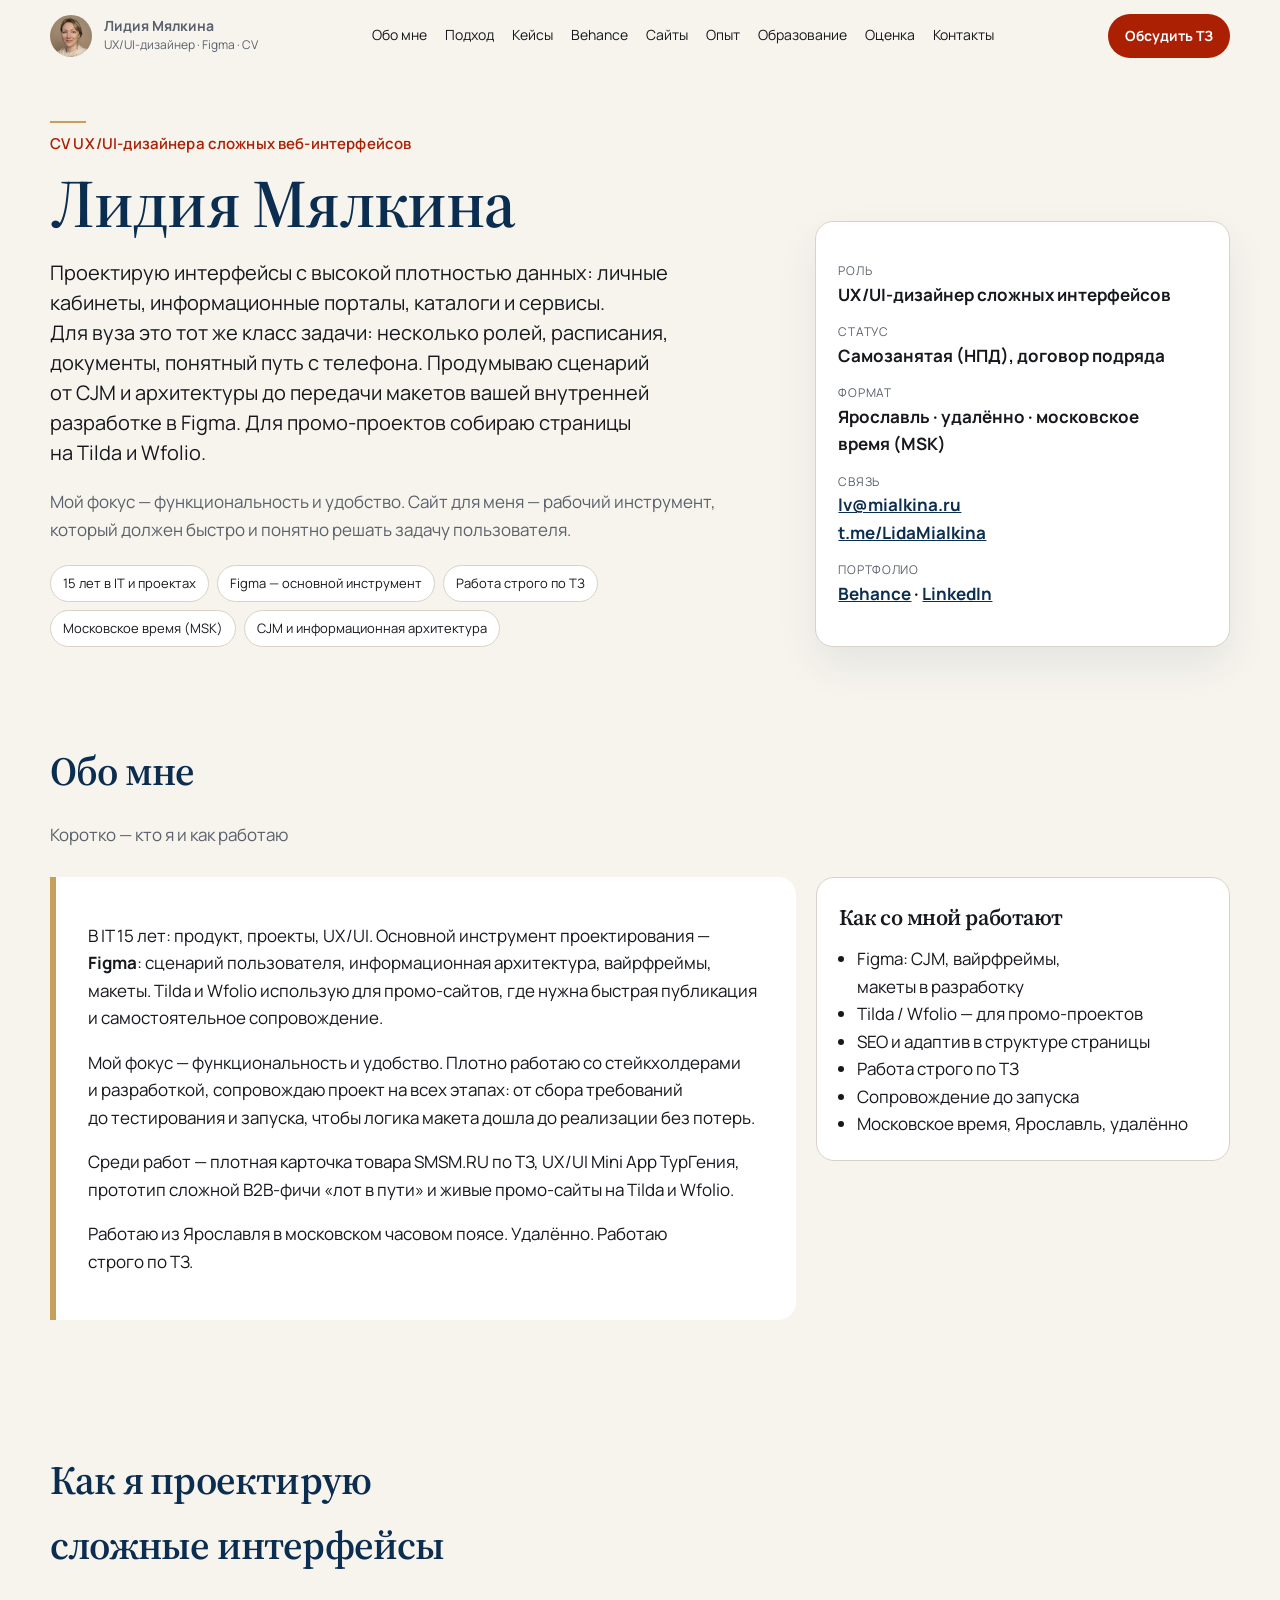
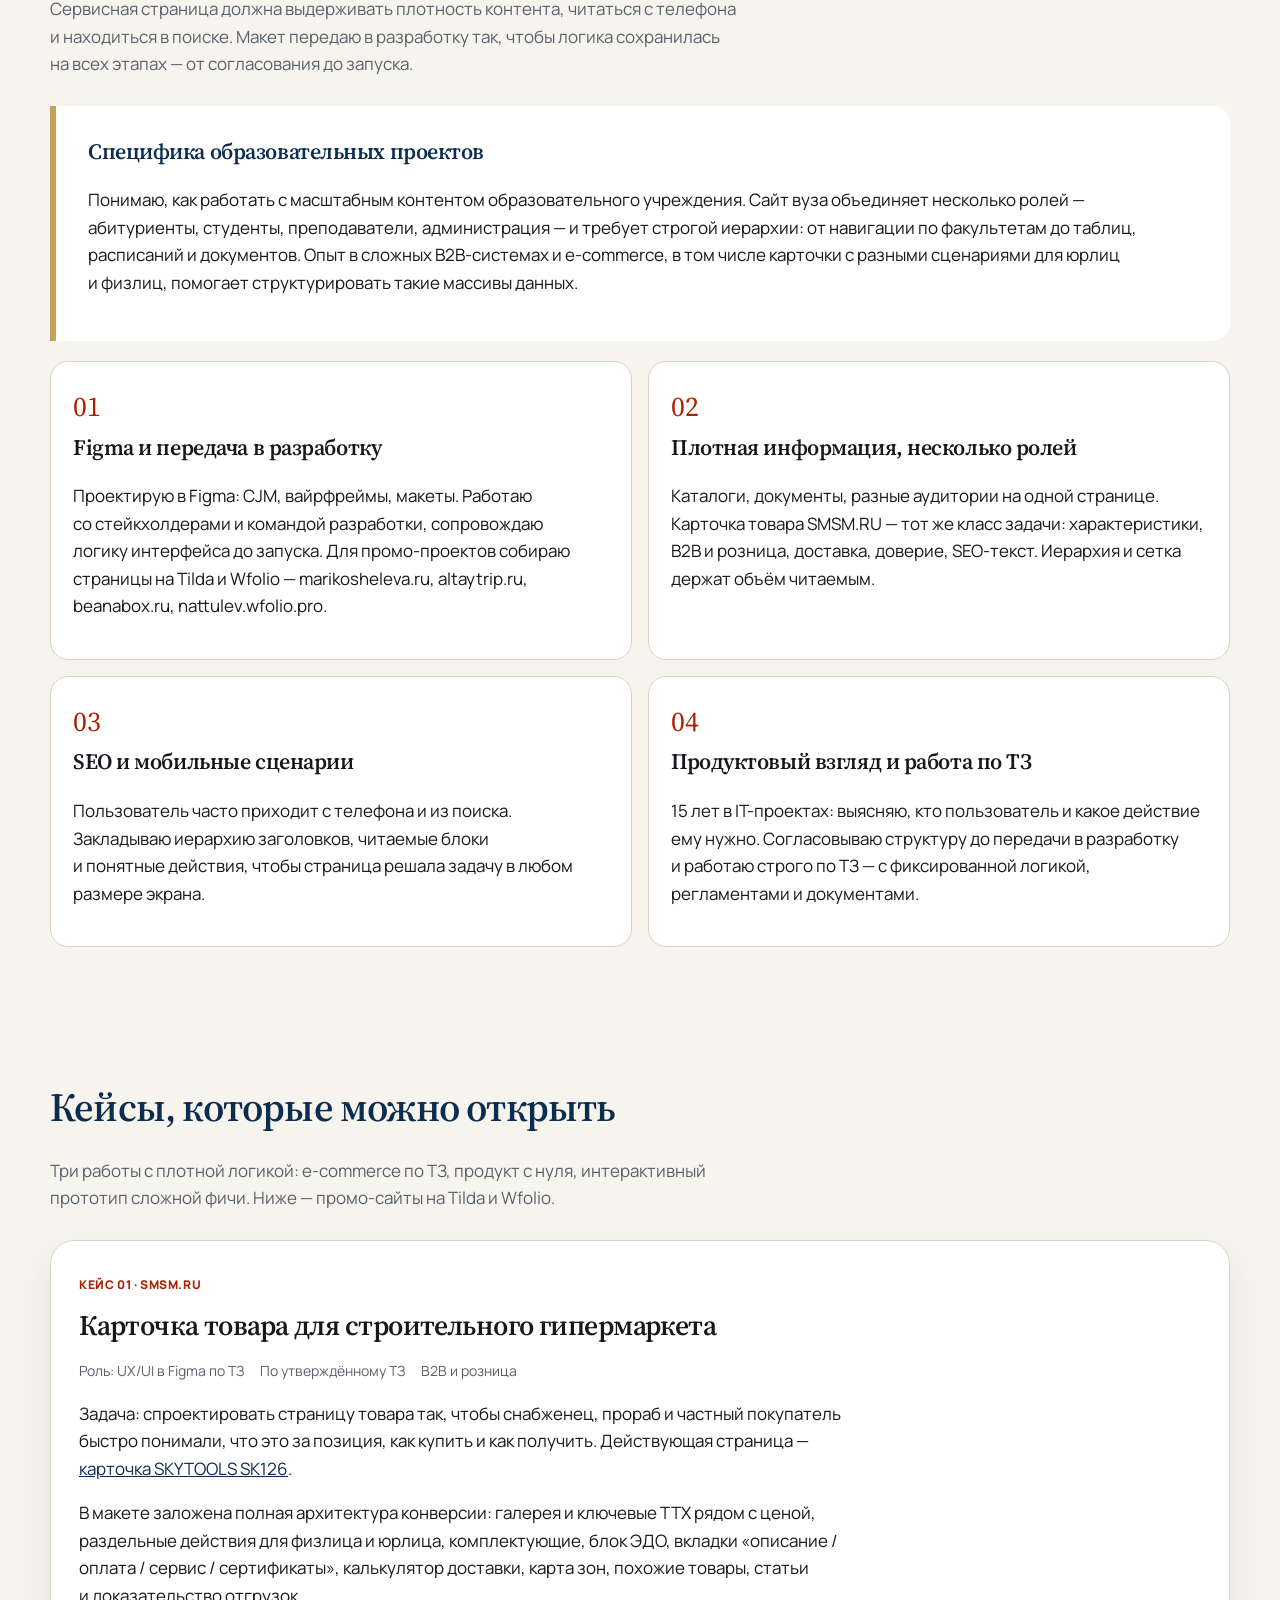
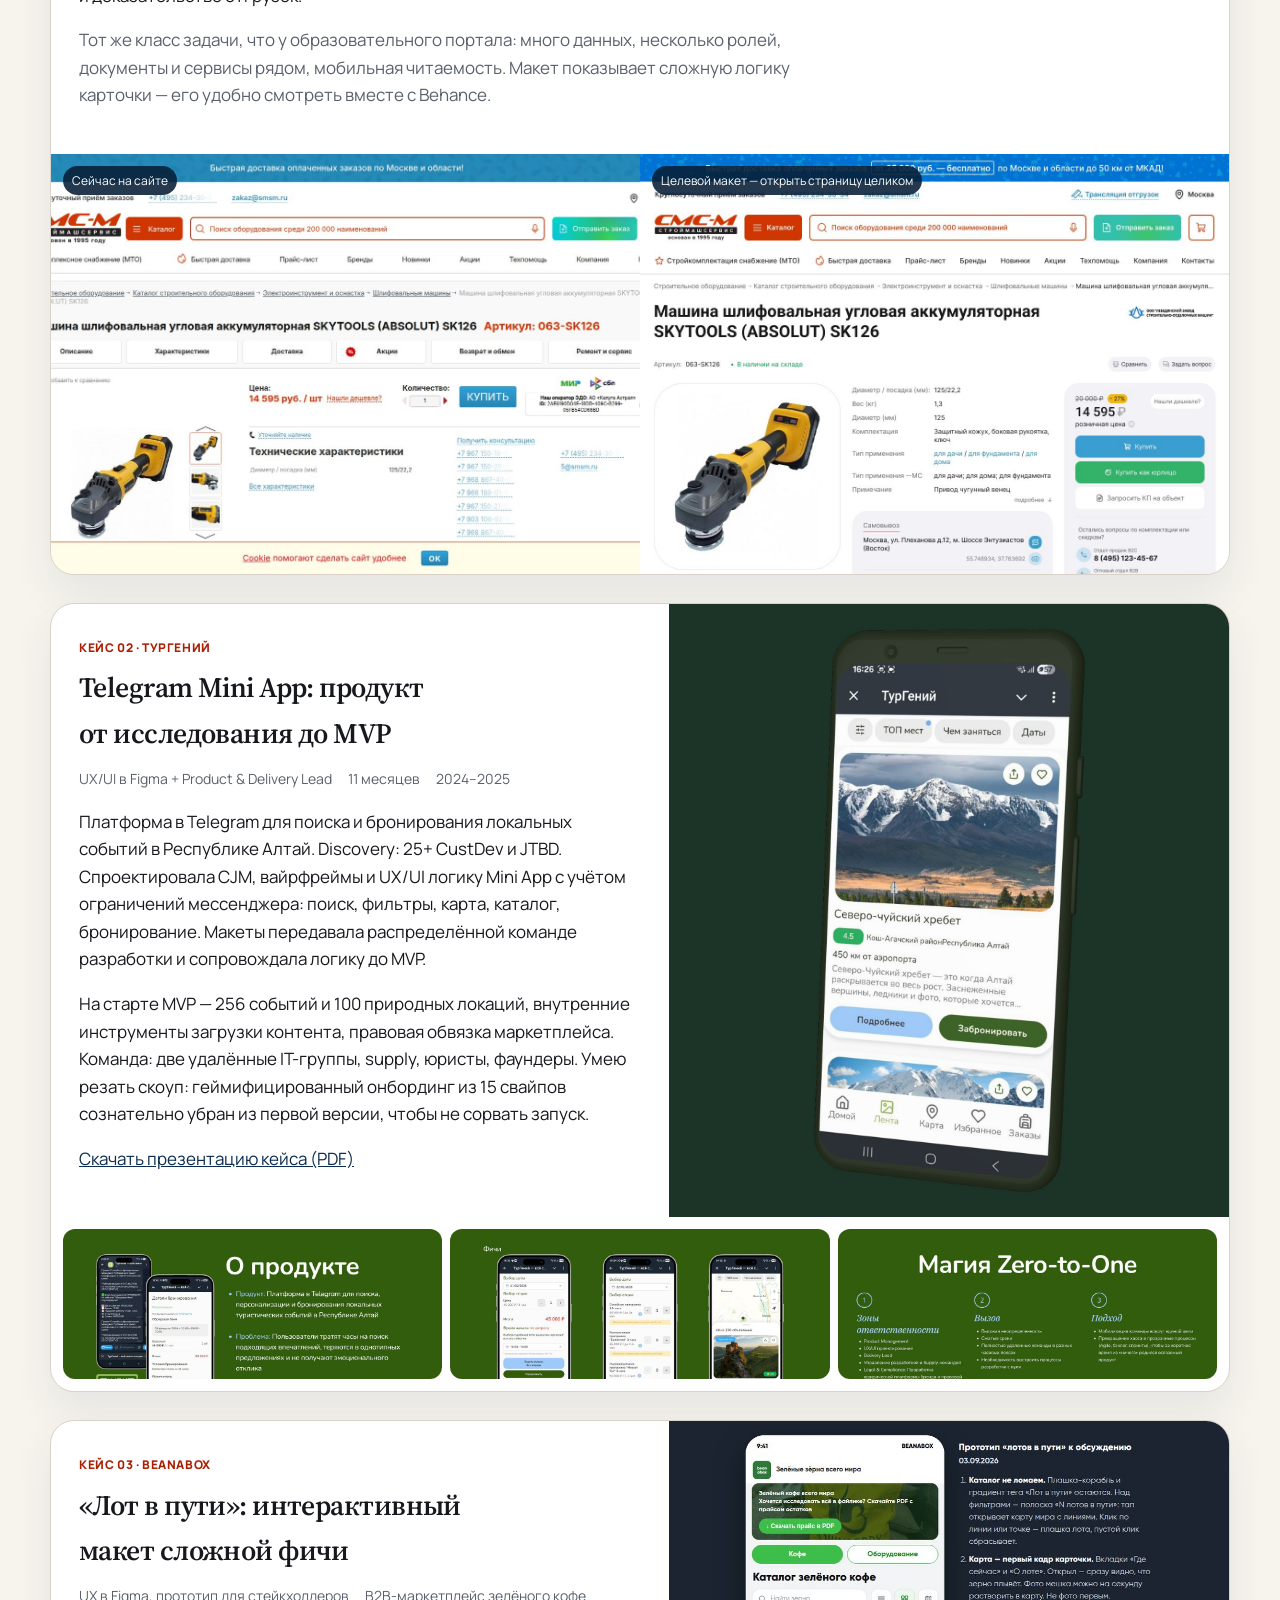
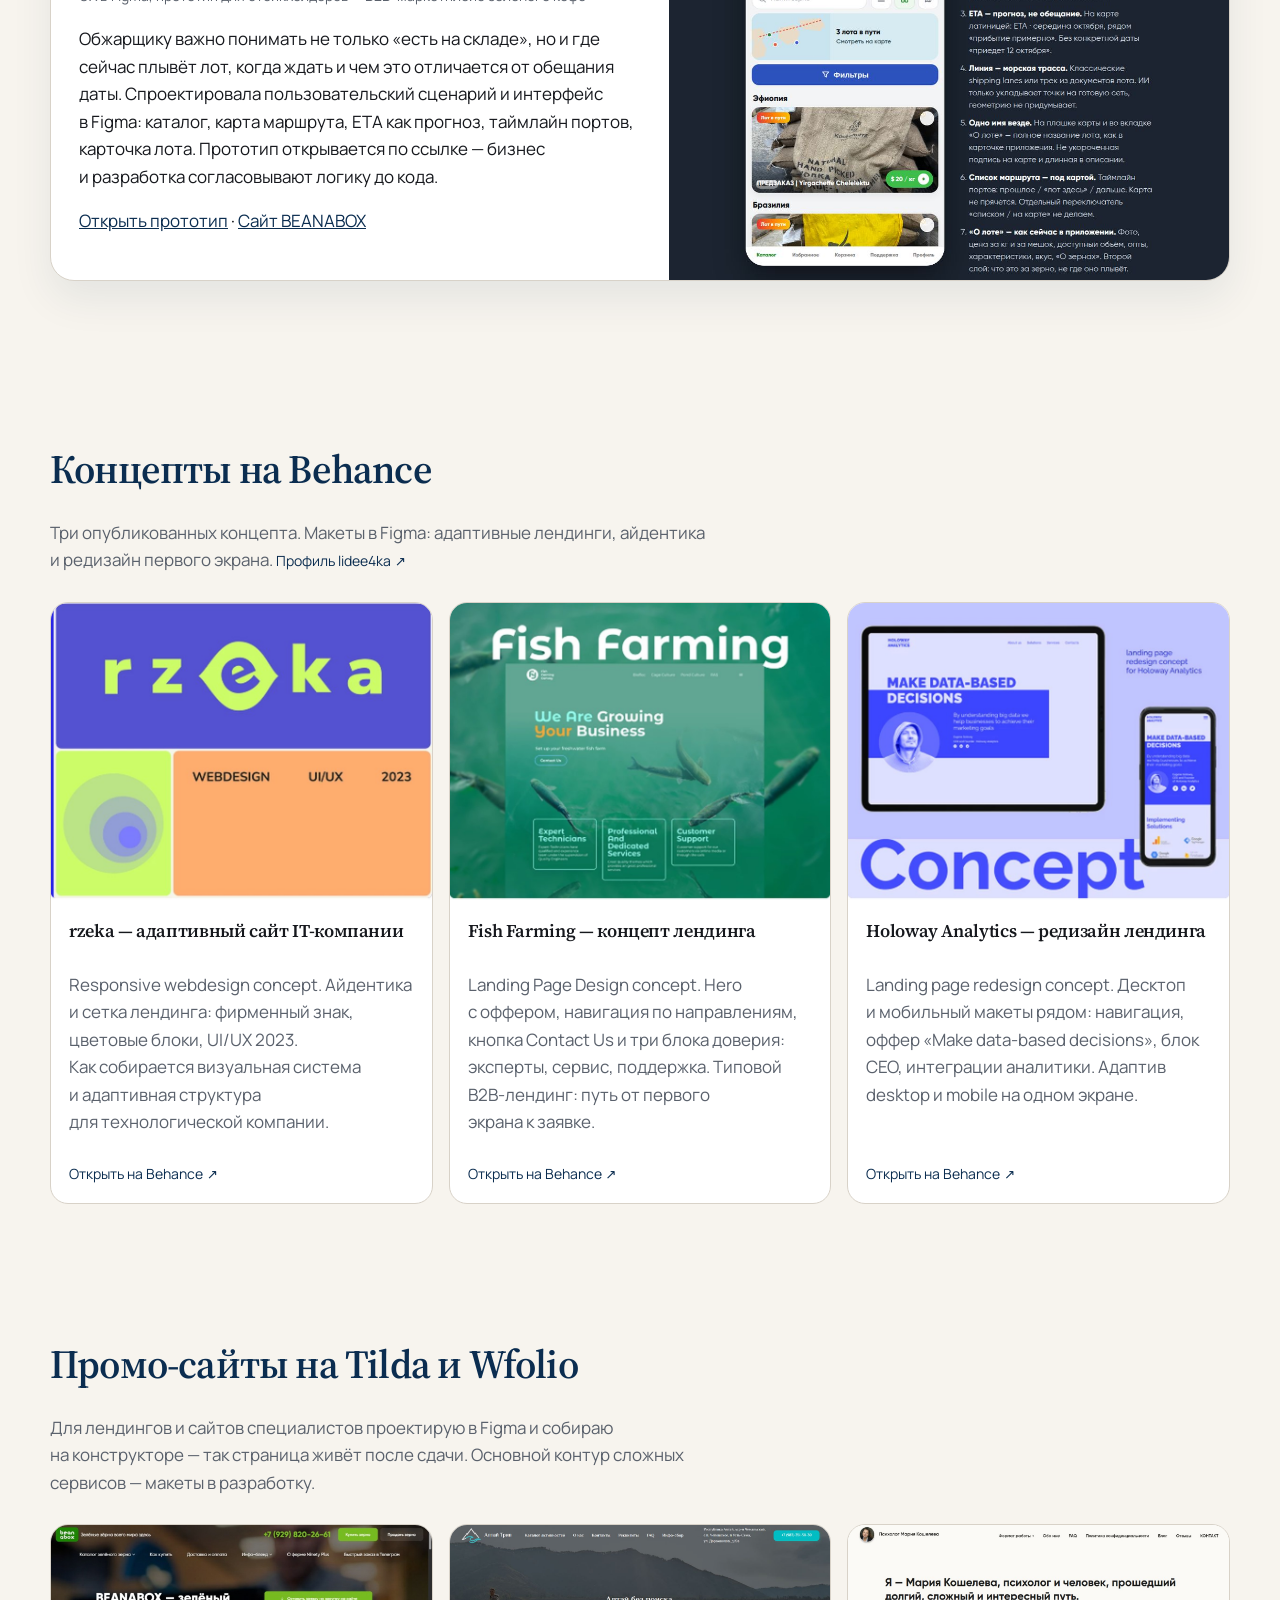
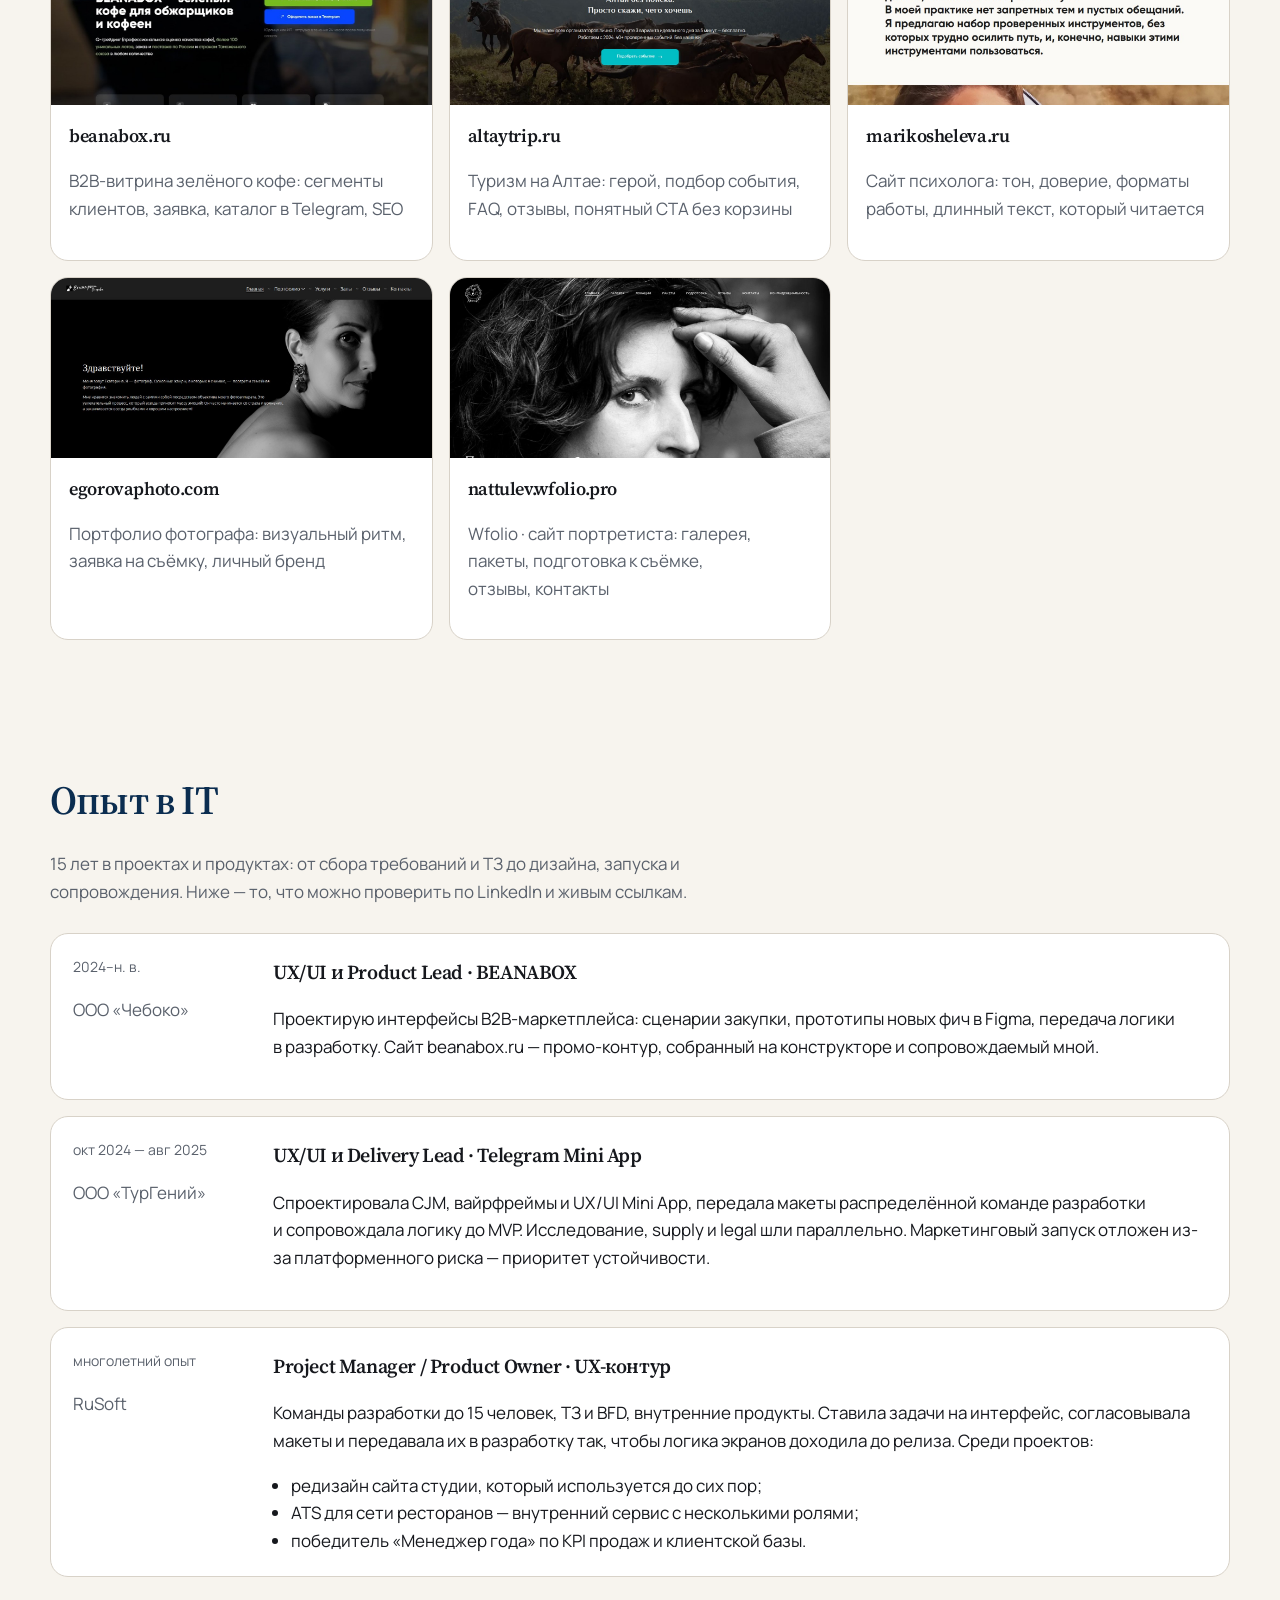
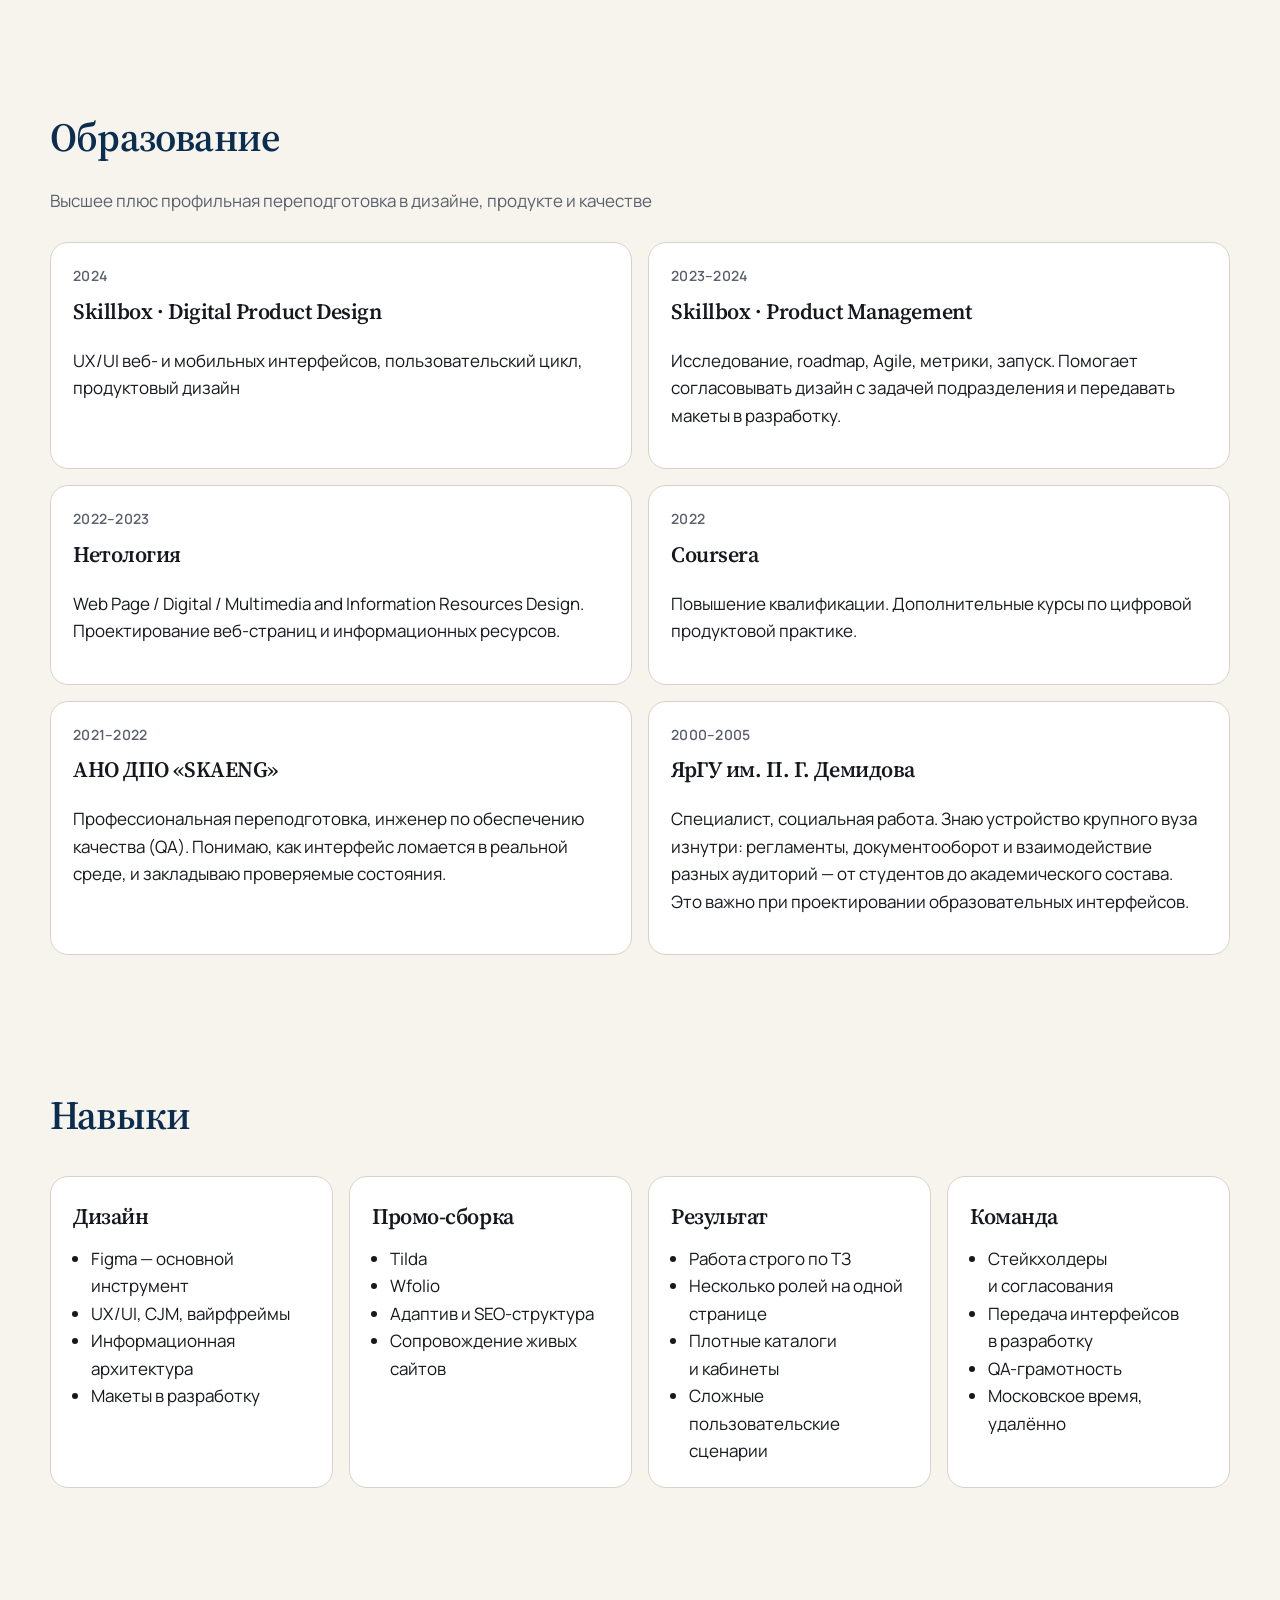
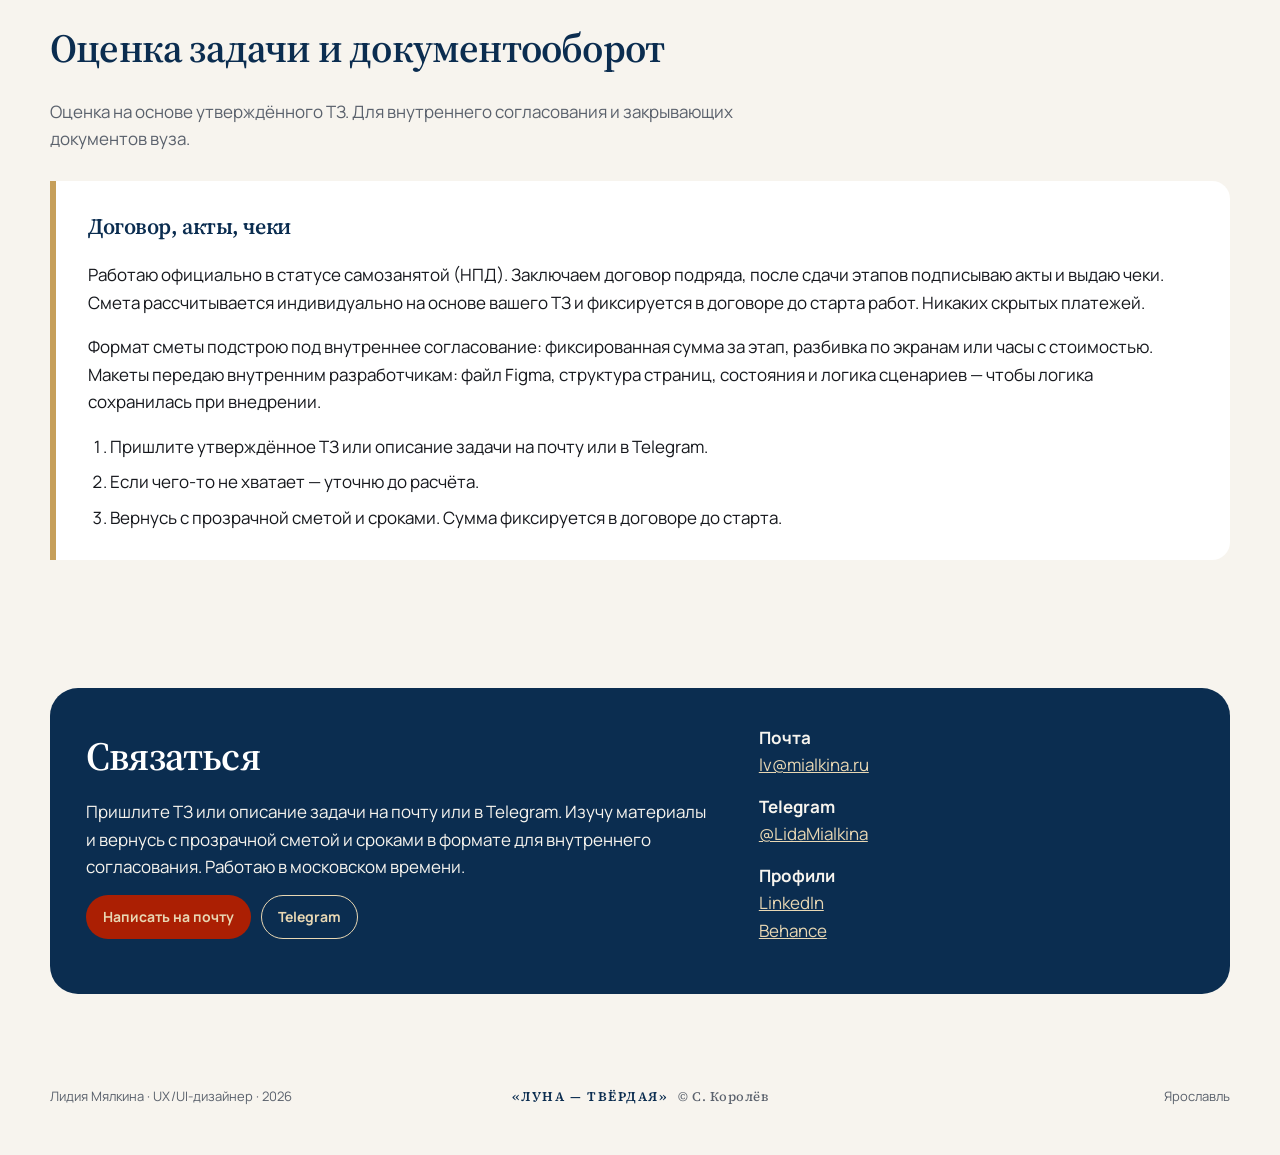
<file: designer.html>
<!doctype html>
<html lang="ru">
  <head>
    <meta charset="UTF-8" />
    <link rel="icon" type="image/png" href="./favicon.png?v=4" sizes="48x48" />
    <link rel="icon" type="image/png" href="./favicon-32.png?v=4" sizes="32x32" />
    <link rel="apple-touch-icon" href="./apple-touch-icon.png?v=4" />
    <meta name="viewport" content="width=device-width, initial-scale=1.0" />
    <meta
      name="description"
      content="Лидия Мялкина&nbsp;— UX/UI-дизайнер сложных веб-интерфейсов. Figma, CJM, информационная архитектура. Tilda и&nbsp;Wfolio&nbsp;— для&nbsp;промо-проектов."
    />
    <meta property="og:title" content="Лидия Мялкина&nbsp;— CV UX/UI-дизайнера" />
    <meta
      property="og:description"
      content="Проектирую интерфейсы с&nbsp;высокой плотностью данных: кабинеты, каталоги, сервисы. Кейсы SMSM.RU, ТурГений, BEANABOX."
    />
    <meta property="og:type" content="website" />
    <title>Лидия Мялкина&nbsp;— CV UX/UI-дизайнера</title>
    <link rel="preconnect" href="https://fonts.googleapis.com" />
    <link rel="preconnect" href="https://fonts.gstatic.com" crossorigin />
    <link
      href="https://fonts.googleapis.com/css2?family=Manrope:wght@400;500;600;700;800&family=Source+Serif+4:opsz,wght@8..60,500;8..60,600;8..60,700&display=swap"
      rel="stylesheet"
    />
    <script type="module" crossorigin src="./assets/main-C_9HZ_Rq.js"></script>
    <link rel="modulepreload" crossorigin href="./assets/modulepreload-polyfill-P2Xu9kJm.js">
    <link rel="stylesheet" crossorigin href="./assets/main-BjGmc948.css">
  </head>
  <body>
    <a class="skip" href="#main">К&nbsp;содержанию</a>
    <header class="site-header">
      <div class="wrap header-bar">
        <a class="brand" href="#hero">
          <img class="brand-mark" src="./avatar.jpg?v=4" alt="" width="42" height="42" />
          <span>
            <b>Лидия Мялкина</b>
            <span>UX/UI-дизайнер · Figma · CV</span>
          </span>
        </a>
        <nav class="nav" aria-label="Разделы">
          <a href="#obo-mne">Обо мне</a>
          <a href="#podhod">Подход</a>
          <a href="#keysy">Кейсы</a>
          <a href="#behance">Behance</a>
          <a href="#sajty">Сайты</a>
          <a href="#opyt">Опыт</a>
          <a href="#obrazovanie">Образование</a>
          <a href="#ocenka">Оценка</a>
          <a href="#kontakty">Контакты</a>
        </nav>
        <div class="header-actions">
          <a class="btn btn-primary" href="#kontakty">Обсудить ТЗ</a>
          <button class="nav-toggle" type="button" aria-expanded="false" aria-label="Меню">
            <span></span>
            <span></span>
            <span></span>
          </button>
        </div>
      </div>
    </header>

    <main id="main">
      <section class="hero" id="hero">
        <div class="wrap">
          <div class="hero-grid">
            <div>
              <p class="kicker">CV UX/UI-дизайнера сложных веб-интерфейсов</p>
              <h1>Лидия Мялкина</h1>
              <p class="lead">
                Проектирую интерфейсы с&nbsp;высокой плотностью данных: личные кабинеты, информационные
                порталы, каталоги и&nbsp;сервисы. Для&nbsp;вуза это&nbsp;тот&nbsp;же класс задачи: несколько ролей,
                расписания, документы, понятный путь с&nbsp;телефона. Продумываю сценарий от&nbsp;CJM
                и&nbsp;архитектуры до&nbsp;передачи макетов вашей внутренней разработке в&nbsp;Figma.
                Для&nbsp;промо-проектов собираю страницы на&nbsp;Tilda и&nbsp;Wfolio.
              </p>
              <p class="muted">
                Мой фокус&nbsp;— функциональность и&nbsp;удобство. Сайт для&nbsp;меня&nbsp;— рабочий инструмент, который
                должен быстро и&nbsp;понятно решать задачу пользователя.
              </p>
              <ul class="pills">
                <li>15&nbsp;лет в&nbsp;IT и&nbsp;проектах</li>
                <li>Figma&nbsp;— основной инструмент</li>
                <li>Работа строго по&nbsp;ТЗ</li>
                <li>Московское время (MSK)</li>
                <li>CJM и&nbsp;информационная архитектура</li>
              </ul>
            </div>
            <aside class="hero-card">
              <dl>
                <dt>Роль</dt>
                <dd>UX/UI-дизайнер сложных интерфейсов</dd>
                <dt>Статус</dt>
                <dd>Самозанятая (НПД), договор подряда</dd>
                <dt>Формат</dt>
                <dd>Ярославль · удалённо · московское время (MSK)</dd>
                <dt>Связь</dt>
                <dd>
                  <a href="mailto:lv@mialkina.ru">lv@mialkina.ru</a><br />
                  <a href="https://t.me/LidaMialkina" target="_blank" rel="noreferrer">t.me/LidaMialkina</a>
                </dd>
                <dt>Портфолио</dt>
                <dd>
                  <a href="https://www.behance.net/lidee4ka" target="_blank" rel="noreferrer">Behance</a>
                  ·
                  <a href="https://www.linkedin.com/in/lidiia-mialkina/" target="_blank" rel="noreferrer">LinkedIn</a>
                </dd>
              </dl>
            </aside>
          </div>
        </div>
      </section>

      <section class="section" id="obo-mne">
        <div class="wrap">
          <div class="section-head">
            <h2>Обо мне</h2>
            <p class="muted">Коротко&nbsp;— кто я&nbsp;и&nbsp;как&nbsp;работаю</p>
          </div>
          <div class="about">
            <div class="letter">
              <p>
                В&nbsp;IT 15&nbsp;лет: продукт, проекты, UX/UI. Основной инструмент проектирования&nbsp;—
                <b>Figma</b>: сценарий пользователя, информационная архитектура, вайрфреймы,
                макеты. Tilda и&nbsp;Wfolio использую для&nbsp;промо-сайтов, где нужна быстрая публикация
                и&nbsp;самостоятельное сопровождение.
              </p>
              <p>
                Мой фокус&nbsp;— функциональность и&nbsp;удобство. Плотно работаю со&nbsp;стейкхолдерами и&nbsp;разработкой,
                сопровождаю проект на&nbsp;всех этапах: от&nbsp;сбора требований до&nbsp;тестирования
                и&nbsp;запуска, чтобы логика макета дошла до&nbsp;реализации без&nbsp;потерь.
              </p>
              <p>
                Среди работ&nbsp;— плотная карточка товара SMSM.RU по&nbsp;ТЗ, UX/UI Mini App ТурГения,
                прототип сложной B2B-фичи «лот в&nbsp;пути» и&nbsp;живые промо-сайты на&nbsp;Tilda и&nbsp;Wfolio.
              </p>
              <p>
                Работаю из&nbsp;Ярославля в&nbsp;московском часовом поясе. Удалённо. Работаю строго по&nbsp;ТЗ.
              </p>
            </div>
            <aside class="card">
              <h3>Как&nbsp;со&nbsp;мной работают</h3>
              <ul>
                <li>Figma: CJM, вайрфреймы, макеты в&nbsp;разработку</li>
                <li>Tilda / Wfolio&nbsp;— для&nbsp;промо-проектов</li>
                <li>SEO и&nbsp;адаптив в&nbsp;структуре страницы</li>
                <li>Работа строго по&nbsp;ТЗ</li>
                <li>Сопровождение до&nbsp;запуска</li>
                <li>Московское время, Ярославль, удалённо</li>
              </ul>
            </aside>
          </div>
        </div>
      </section>

      <section class="section" id="podhod">
        <div class="wrap">
          <div class="section-head">
            <h2>Как&nbsp;я&nbsp;проектирую сложные интерфейсы</h2>
            <p class="muted">
              Сервисная страница должна выдерживать плотность контента, читаться с&nbsp;телефона и&nbsp;находиться
              в&nbsp;поиске. Макет передаю в&nbsp;разработку так, чтобы логика сохранилась
              на&nbsp;всех этапах&nbsp;— от&nbsp;согласования до&nbsp;запуска.
            </p>
          </div>
          <div class="letter" style="margin-bottom: 20px">
            <h3>Специфика образовательных проектов</h3>
            <p>
              Понимаю, как&nbsp;работать с&nbsp;масштабным контентом образовательного учреждения. Сайт вуза
              объединяет несколько ролей&nbsp;— абитуриенты, студенты, преподаватели, администрация&nbsp;—
              и&nbsp;требует строгой иерархии: от&nbsp;навигации по&nbsp;факультетам до&nbsp;таблиц, расписаний и
              документов. Опыт в&nbsp;сложных
              B2B-системах и&nbsp;e-commerce, в&nbsp;том&nbsp;числе карточки с&nbsp;разными сценариями для&nbsp;юрлиц
              и&nbsp;физлиц, помогает структурировать такие массивы данных.
            </p>
          </div>
          <div class="reason-grid">
            <article class="card">
              <div class="num">01</div>
              <h3>Figma и&nbsp;передача в&nbsp;разработку</h3>
              <p>
                Проектирую в&nbsp;Figma: CJM, вайрфреймы, макеты. Работаю со&nbsp;стейкхолдерами и&nbsp;командой
                разработки, сопровождаю логику интерфейса до&nbsp;запуска. Для&nbsp;промо-проектов собираю
                страницы на&nbsp;Tilda и&nbsp;Wfolio&nbsp;— marikosheleva.ru, altaytrip.ru, beanabox.ru,
                nattulev.wfolio.pro.
              </p>
            </article>
            <article class="card">
              <div class="num">02</div>
              <h3>Плотная информация, несколько ролей</h3>
              <p>
                Каталоги, документы, разные аудитории на&nbsp;одной странице. Карточка товара SMSM.RU&nbsp;—
                тот&nbsp;же класс задачи: характеристики, B2B и&nbsp;розница, доставка, доверие, SEO-текст.
                Иерархия и&nbsp;сетка держат объём читаемым.
              </p>
            </article>
            <article class="card">
              <div class="num">03</div>
              <h3>SEO и&nbsp;мобильные сценарии</h3>
              <p>
                Пользователь часто приходит с&nbsp;телефона и&nbsp;из&nbsp;поиска. Закладываю иерархию заголовков,
                читаемые блоки и&nbsp;понятные действия, чтобы страница решала задачу в&nbsp;любом размере
                экрана.
              </p>
            </article>
            <article class="card">
              <div class="num">04</div>
              <h3>Продуктовый взгляд и&nbsp;работа по&nbsp;ТЗ</h3>
              <p>
                15&nbsp;лет в&nbsp;IT-проектах: выясняю, кто пользователь и&nbsp;какое действие ему нужно.
                Согласовываю структуру до&nbsp;передачи в&nbsp;разработку и&nbsp;работаю строго по&nbsp;ТЗ&nbsp;—
                с&nbsp;фиксированной логикой, регламентами и&nbsp;документами.
              </p>
            </article>
          </div>
        </div>
      </section>

      <section class="section" id="keysy">
        <div class="wrap">
          <div class="section-head">
            <h2>Кейсы, которые можно открыть</h2>
            <p class="muted">
              Три работы с&nbsp;плотной логикой: e-commerce по&nbsp;ТЗ, продукт с&nbsp;нуля, интерактивный
              прототип сложной фичи. Ниже&nbsp;— промо-сайты на&nbsp;Tilda и&nbsp;Wfolio.
            </p>
          </div>

          <article class="case">
            <div class="case-copy">
              <span class="tag">Кейс 01 · SMSM.RU</span>
              <h3>Карточка товара для&nbsp;строительного гипермаркета</h3>
              <div class="meta-row">
                <span>Роль: UX/UI в&nbsp;Figma по&nbsp;ТЗ</span>
                <span>По&nbsp;утверждённому ТЗ</span>
                <span>B2B и&nbsp;розница</span>
              </div>
              <p>
                Задача: спроектировать страницу товара так, чтобы снабженец, прораб и&nbsp;частный покупатель
                быстро понимали, что&nbsp;это&nbsp;за&nbsp;позиция, как&nbsp;купить и&nbsp;как&nbsp;получить. Действующая
                страница&nbsp;—
                <a
                  href="https://www.smsm.ru/product/mashina-shlifovalnaya-uglovaya-akkumulyatornaya-skytools-absolut-sk126/"
                  target="_blank"
                  rel="noreferrer"
                  >карточка SKYTOOLS SK126</a
                >.
              </p>
              <p>
                В&nbsp;макете заложена полная архитектура конверсии: галерея и&nbsp;ключевые ТТХ рядом с
                ценой, раздельные действия для&nbsp;физлица и&nbsp;юрлица, комплектующие, блок ЭДО,
                вкладки «описание / оплата / сервис / сертификаты», калькулятор доставки,
                карта зон, похожие товары, статьи и&nbsp;доказательство отгрузок.
              </p>
              <p class="muted">
                Тот же класс задачи, что&nbsp;у&nbsp;образовательного портала: много данных, несколько ролей,
                документы и&nbsp;сервисы рядом, мобильная читаемость. Макет показывает сложную логику
                карточки&nbsp;— его удобно смотреть вместе с&nbsp;Behance.
              </p>
            </div>
            <div class="compare" aria-label="Сейчас на&nbsp;сайте и&nbsp;целевой макет">
              <a
                class="compare-link"
                href="https://www.smsm.ru/product/mashina-shlifovalnaya-uglovaya-akkumulyatornaya-skytools-absolut-sk126/"
                target="_blank"
                rel="noreferrer"
              >
                <figure>
                  <img src="./sites/smsm-current.jpg" alt="Действующая карточка товара SMSM.RU" />
                  <figcaption>Сейчас на&nbsp;сайте</figcaption>
                </figure>
              </a>
              <a class="compare-link" href="./cases/smsm-redesign.jpg" target="_blank" rel="noreferrer">
                <figure>
                  <img src="./cases/smsm-redesign-hero.jpg" alt="Макет новой карточки товара SMSM.RU" />
                  <figcaption>Целевой макет&nbsp;— открыть страницу целиком</figcaption>
                </figure>
              </a>
            </div>
          </article>

          <article class="case">
            <div class="case-body">
              <div class="case-copy">
                <span class="tag">Кейс 02 · ТурГений</span>
                <h3>Telegram Mini App: продукт от&nbsp;исследования до&nbsp;MVP</h3>
                <div class="meta-row">
                  <span>UX/UI в&nbsp;Figma + Product &amp; Delivery Lead</span>
                  <span>11&nbsp;месяцев</span>
                  <span>2024–2025</span>
                </div>
                <p>
                  Платформа в&nbsp;Telegram для&nbsp;поиска и&nbsp;бронирования локальных событий в&nbsp;Республике
                  Алтай. Discovery: 25+&nbsp;CustDev и&nbsp;JTBD. Спроектировала CJM, вайрфреймы и&nbsp;UX/UI
                  логику Mini App с&nbsp;учётом ограничений мессенджера: поиск, фильтры, карта, каталог,
                  бронирование. Макеты передавала распределённой команде разработки и&nbsp;сопровождала
                  логику до&nbsp;MVP.
                </p>
                <p>
                  На&nbsp;старте MVP&nbsp;— 256&nbsp;событий и&nbsp;100&nbsp;природных локаций, внутренние инструменты
                  загрузки контента, правовая обвязка маркетплейса. Команда: две удалённые
                  IT-группы, supply, юристы, фаундеры. Умею резать скоуп: геймифицированный
                  онбординг из&nbsp;15&nbsp;свайпов сознательно убран из&nbsp;первой версии, чтобы не&nbsp;сорвать запуск.
                </p>
                <p>
                  <a href="./files/TourGenius_mvp_journey_presentation_Mialkina-LV.pdf">Скачать презентацию кейса (PDF)</a>
                </p>
              </div>
              <div class="case-visual case-visual--phone">
                <img src="./cases/tourgenius-01.jpg" alt="Макет Mini App ТурГений: карточка места в&nbsp;ленте" />
              </div>
            </div>
            <div class="slide-strip">
              <img src="./cases/tourgenius-02.jpg" alt="Продукт, проблема и&nbsp;решение ТурГения" />
              <img src="./cases/tourgenius-03.jpg" alt="Экраны Mini App ТурГений" />
              <img src="./cases/tourgenius-05.jpg" alt="Зоны ответственности и&nbsp;подход Zero-to-One" />
            </div>
          </article>

          <article class="case">
            <div class="case-body">
              <div class="case-copy">
                <span class="tag">Кейс 03 · BEANABOX</span>
                <h3>«Лот в&nbsp;пути»: интерактивный макет сложной фичи</h3>
                <div class="meta-row">
                  <span>UX в&nbsp;Figma, прототип для&nbsp;стейкхолдеров</span>
                  <span>B2B-маркетплейс зелёного кофе</span>
                </div>
                <p>
                  Обжарщику важно понимать не&nbsp;только «есть на&nbsp;складе», но&nbsp;и&nbsp;где сейчас плывёт лот,
                  когда ждать и&nbsp;чем&nbsp;это&nbsp;отличается от&nbsp;обещания даты. Спроектировала пользовательский
                  сценарий и&nbsp;интерфейс в&nbsp;Figma: каталог, карта маршрута, ETA как&nbsp;прогноз, таймлайн
                  портов, карточка лота. Прототип открывается по&nbsp;ссылке&nbsp;— бизнес и&nbsp;разработка
                  согласовывают логику до&nbsp;кода.
                </p>
                <p>
                  <a href="https://lidee4ka.github.io/beanabox-lot-v-puti/" target="_blank" rel="noreferrer"
                    >Открыть прототип</a
                  >
                  ·
                  <a href="https://beanabox.ru/" target="_blank" rel="noreferrer">Сайт BEANABOX</a>
                </p>
              </div>
              <div class="case-visual">
                <img src="./sites/lot-v-puti.jpg" alt="Интерактивный прототип лотов в&nbsp;пути BEANABOX" />
              </div>
            </div>
          </article>
        </div>
      </section>

      <section class="section" id="behance">
        <div class="wrap">
          <div class="section-head">
            <h2>Концепты на&nbsp;Behance</h2>
            <p class="muted">
              Три опубликованных концепта. Макеты в&nbsp;Figma: адаптивные лендинги, айдентика и&nbsp;редизайн
              первого экрана.
              <a class="ext-link" href="https://www.behance.net/lidee4ka" target="_blank" rel="noreferrer"
                >Профиль lidee4ka<span class="ext-arrow" aria-hidden="true">↗</span></a
              >
            </p>
          </div>
          <div class="site-grid">
            <article class="card site-card behance-card">
              <button type="button" class="lightbox-trigger" data-lightbox="./behance/rzeka.jpg">
                <img src="./behance/rzeka.jpg" alt="Концепт rzeka: адаптивный сайт IT-компании" />
              </button>
              <div class="site-card-body">
                <h3>rzeka&nbsp;— адаптивный сайт IT-компании</h3>
                <p class="muted">
                  Responsive webdesign concept. Айдентика и&nbsp;сетка лендинга: фирменный знак,
                  цветовые блоки, UI/UX 2023. Как&nbsp;собирается визуальная система и&nbsp;адаптивная
                  структура для&nbsp;технологической компании.
                </p>
                <a
                  class="ext-link"
                  href="https://www.behance.net/gallery/171759369/Responsive-webdesign-concept-for-an-IT-company"
                  target="_blank"
                  rel="noreferrer"
                  >Открыть на&nbsp;Behance<span class="ext-arrow" aria-hidden="true">↗</span></a
                >
              </div>
            </article>
            <article class="card site-card behance-card">
              <button type="button" class="lightbox-trigger" data-lightbox="./behance/fish-farming.jpg">
                <img src="./behance/fish-farming.jpg" alt="Концепт лендинга Fish Farming" />
              </button>
              <div class="site-card-body">
                <h3>Fish Farming&nbsp;— концепт лендинга</h3>
                <p class="muted">
                  Landing Page Design concept. Hero с&nbsp;оффером, навигация по&nbsp;направлениям,
                  кнопка Contact Us и&nbsp;три блока доверия: эксперты, сервис, поддержка. Типовой
                  B2B-лендинг: путь от&nbsp;первого экрана к&nbsp;заявке.
                </p>
                <a
                  class="ext-link"
                  href="https://www.behance.net/gallery/163622703/Landing-Page-Design-concept"
                  target="_blank"
                  rel="noreferrer"
                  >Открыть на&nbsp;Behance<span class="ext-arrow" aria-hidden="true">↗</span></a
                >
              </div>
            </article>
            <article class="card site-card behance-card">
              <button type="button" class="lightbox-trigger" data-lightbox="./behance/holoway.jpg">
                <img src="./behance/holoway.jpg" alt="Редизайн лендинга Holoway Analytics, desktop и&nbsp;mobile" />
              </button>
              <div class="site-card-body">
                <h3>Holoway Analytics&nbsp;— редизайн лендинга</h3>
                <p class="muted">
                  Landing page redesign concept. Десктоп и&nbsp;мобильный макеты рядом: навигация,
                  оффер «Make data-based decisions», блок CEO, интеграции аналитики. Адаптив
                  desktop и&nbsp;mobile на&nbsp;одном экране.
                </p>
                <a
                  class="ext-link"
                  href="https://www.behance.net/gallery/163406243/Landing-page-redesign-concept-for-Holoway-Analytics"
                  target="_blank"
                  rel="noreferrer"
                  >Открыть на&nbsp;Behance<span class="ext-arrow" aria-hidden="true">↗</span></a
                >
              </div>
            </article>
          </div>
        </div>
      </section>

      <section class="section" id="sajty">
        <div class="wrap">
          <div class="section-head">
            <h2>Промо-сайты на&nbsp;Tilda и&nbsp;Wfolio</h2>
            <p class="muted">
              Для&nbsp;лендингов и&nbsp;сайтов специалистов проектирую в&nbsp;Figma и&nbsp;собираю на&nbsp;конструкторе&nbsp;—
              так&nbsp;страница живёт после сдачи. Основной контур сложных сервисов&nbsp;— макеты в&nbsp;разработку.
            </p>
          </div>
          <div class="site-grid">
            <a class="card site-card" href="https://beanabox.ru/" target="_blank" rel="noreferrer">
              <img src="./sites/beanabox.jpg" alt="Главный экран beanabox.ru" />
              <div>
                <h3>beanabox.ru</h3>
                <p class="muted">B2B-витрина зелёного кофе: сегменты клиентов, заявка, каталог в&nbsp;Telegram, SEO</p>
              </div>
            </a>
            <a class="card site-card" href="https://altaytrip.ru/" target="_blank" rel="noreferrer">
              <img src="./sites/altaytrip.jpg" alt="Главный экран altaytrip.ru" />
              <div>
                <h3>altaytrip.ru</h3>
                <p class="muted">Туризм на&nbsp;Алтае: герой, подбор события, FAQ, отзывы, понятный CTA без&nbsp;корзины</p>
              </div>
            </a>
            <a class="card site-card" href="https://marikosheleva.ru/" target="_blank" rel="noreferrer">
              <img src="./sites/marikosheleva.jpg" alt="Главный экран marikosheleva.ru" />
              <div>
                <h3>marikosheleva.ru</h3>
                <p class="muted">Сайт психолога: тон, доверие, форматы работы, длинный текст, который читается</p>
              </div>
            </a>
            <a class="card site-card" href="https://egorovaphoto.com/" target="_blank" rel="noreferrer">
              <img src="./sites/egorovaphoto.jpg" alt="Главный экран egorovaphoto.com" />
              <div>
                <h3>egorovaphoto.com</h3>
                <p class="muted">Портфолио фотографа: визуальный ритм, заявка на&nbsp;съёмку, личный бренд</p>
              </div>
            </a>
            <a class="card site-card" href="https://nattulev.wfolio.pro" target="_blank" rel="noreferrer">
              <img src="./sites/nattulev.jpg" alt="Главный экран nattulev.wfolio.pro" />
              <div>
                <h3>nattulev.wfolio.pro</h3>
                <p class="muted">Wfolio · сайт портретиста: галерея, пакеты, подготовка к&nbsp;съёмке, отзывы, контакты</p>
              </div>
            </a>
          </div>
        </div>
      </section>

      <section class="section" id="opyt">
        <div class="wrap">
          <div class="section-head">
            <h2>Опыт в&nbsp;IT</h2>
            <p class="muted">
              15&nbsp;лет в&nbsp;проектах и&nbsp;продуктах: от&nbsp;сбора требований и&nbsp;ТЗ до&nbsp;дизайна, запуска и
              сопровождения. Ниже&nbsp;— то, что&nbsp;можно проверить по&nbsp;LinkedIn и&nbsp;живым ссылкам.
            </p>
          </div>
          <div class="timeline">
            <article class="job">
              <div>
                <div class="when">2024–н.&nbsp;в.</div>
                <p class="muted">ООО «Чебоко»</p>
              </div>
              <div>
                <h3>UX/UI и&nbsp;Product Lead · BEANABOX</h3>
                <p>
                  Проектирую интерфейсы B2B-маркетплейса: сценарии закупки, прототипы новых фич
                  в&nbsp;Figma, передача логики в&nbsp;разработку. Сайт beanabox.ru&nbsp;— промо-контур, собранный
                  на&nbsp;конструкторе и&nbsp;сопровождаемый мной.
                </p>
              </div>
            </article>
            <article class="job">
              <div>
                <div class="when">окт&nbsp;2024&nbsp;— авг&nbsp;2025</div>
                <p class="muted">ООО «ТурГений»</p>
              </div>
              <div>
                <h3>UX/UI и&nbsp;Delivery Lead · Telegram Mini App</h3>
                <p>
                  Спроектировала CJM, вайрфреймы и&nbsp;UX/UI Mini App, передала макеты распределённой
                  команде разработки и&nbsp;сопровождала логику до&nbsp;MVP. Исследование, supply и&nbsp;legal
                  шли параллельно. Маркетинговый запуск отложен из-за платформенного риска&nbsp;—
                  приоритет устойчивости.
                </p>
              </div>
            </article>
            <article class="job">
              <div>
                <div class="when">многолетний опыт</div>
                <p class="muted">RuSoft</p>
              </div>
              <div>
                <h3>Project Manager / Product Owner · UX-контур</h3>
                <p>
                  Команды разработки до&nbsp;15&nbsp;человек, ТЗ и&nbsp;BFD, внутренние продукты. Ставила задачи
                  на&nbsp;интерфейс, согласовывала макеты и&nbsp;передавала их&nbsp;в&nbsp;разработку так, чтобы
                  логика экранов доходила до&nbsp;релиза. Среди проектов:
                </p>
                <ul>
                  <li>редизайн сайта студии, который используется до&nbsp;сих пор;</li>
                  <li>ATS для&nbsp;сети ресторанов&nbsp;— внутренний сервис с&nbsp;несколькими ролями;</li>
                  <li>победитель «Менеджер года» по&nbsp;KPI продаж и&nbsp;клиентской базы.</li>
                </ul>
              </div>
            </article>
          </div>
        </div>
      </section>

      <section class="section" id="obrazovanie">
        <div class="wrap">
          <div class="section-head">
            <h2>Образование</h2>
            <p class="muted">Высшее плюс профильная переподготовка в&nbsp;дизайне, продукте и&nbsp;качестве</p>
          </div>
          <div class="edu-grid">
            <article class="card">
              <p class="when">2024</p>
              <h3>Skillbox · Digital Product Design</h3>
              <p>UX/UI веб- и&nbsp;мобильных интерфейсов, пользовательский цикл, продуктовый дизайн</p>
            </article>
            <article class="card">
              <p class="when">2023–2024</p>
              <h3>Skillbox · Product Management</h3>
              <p>Исследование, roadmap, Agile, метрики, запуск. Помогает согласовывать дизайн с&nbsp;задачей подразделения и&nbsp;передавать макеты в&nbsp;разработку.</p>
            </article>
            <article class="card">
              <p class="when">2022–2023</p>
              <h3>Нетология</h3>
              <p>Web Page / Digital / Multimedia and Information Resources Design. Проектирование веб-страниц и&nbsp;информационных ресурсов.</p>
            </article>
            <article class="card">
              <p class="when">2022</p>
              <h3>Coursera</h3>
              <p>Повышение квалификации. Дополнительные курсы по&nbsp;цифровой продуктовой практике.</p>
            </article>
            <article class="card">
              <p class="when">2021–2022</p>
              <h3>АНО ДПО «SKAENG»</h3>
              <p>Профессиональная переподготовка, инженер по&nbsp;обеспечению качества (QA). Понимаю, как&nbsp;интерфейс ломается в&nbsp;реальной среде, и&nbsp;закладываю проверяемые состояния.</p>
            </article>
            <article class="card">
              <p class="when">2000–2005</p>
              <h3>ЯрГУ им.&nbsp;П.&nbsp;Г.&nbsp;Демидова</h3>
              <p>Специалист, социальная работа. Знаю устройство крупного вуза изнутри: регламенты, документооборот и&nbsp;взаимодействие разных аудиторий&nbsp;— от&nbsp;студентов до&nbsp;академического состава. Это&nbsp;важно при&nbsp;проектировании образовательных интерфейсов.</p>
            </article>
          </div>
        </div>
      </section>

      <section class="section" id="navyki">
        <div class="wrap">
          <div class="section-head">
            <h2>Навыки</h2>
          </div>
          <div class="skill-grid">
            <article class="card">
              <h3>Дизайн</h3>
              <ul>
                <li>Figma&nbsp;— основной инструмент</li>
                <li>UX/UI, CJM, вайрфреймы</li>
                <li>Информационная архитектура</li>
                <li>Макеты в&nbsp;разработку</li>
              </ul>
            </article>
            <article class="card">
              <h3>Промо-сборка</h3>
              <ul>
                <li>Tilda</li>
                <li>Wfolio</li>
                <li>Адаптив и&nbsp;SEO-структура</li>
                <li>Сопровождение живых сайтов</li>
              </ul>
            </article>
            <article class="card">
              <h3>Результат</h3>
              <ul>
                <li>Работа строго по&nbsp;ТЗ</li>
                <li>Несколько ролей на&nbsp;одной странице</li>
                <li>Плотные каталоги и&nbsp;кабинеты</li>
                <li>Сложные пользовательские сценарии</li>
              </ul>
            </article>
            <article class="card">
              <h3>Команда</h3>
              <ul>
                <li>Стейкхолдеры и&nbsp;согласования</li>
                <li>Передача интерфейсов в&nbsp;разработку</li>
                <li>QA-грамотность</li>
                <li>Московское время, удалённо</li>
              </ul>
            </article>
          </div>
        </div>
      </section>

      <section class="section" id="ocenka">
        <div class="wrap">
          <div class="section-head">
            <h2>Оценка задачи и&nbsp;документооборот</h2>
            <p class="muted">Оценка на&nbsp;основе утверждённого ТЗ. Для&nbsp;внутреннего согласования и&nbsp;закрывающих документов вуза.</p>
          </div>

          <div class="letter">
            <h3>Договор, акты, чеки</h3>
            <p>
              Работаю официально в&nbsp;статусе самозанятой (НПД). Заключаем договор подряда, после
              сдачи этапов подписываю акты и&nbsp;выдаю чеки. Смета рассчитывается индивидуально
              на&nbsp;основе вашего ТЗ и&nbsp;фиксируется в&nbsp;договоре до&nbsp;старта работ. Никаких скрытых
              платежей.
            </p>
            <p>
              Формат сметы подстрою под&nbsp;внутреннее согласование: фиксированная сумма за&nbsp;этап,
              разбивка по&nbsp;экранам или&nbsp;часы с&nbsp;стоимостью. Макеты передаю внутренним разработчикам:
              файл Figma, структура страниц, состояния и&nbsp;логика сценариев&nbsp;— чтобы логика
              сохранилась при&nbsp;внедрении.
            </p>
            <ol class="smeta-steps">
              <li>Пришлите утверждённое ТЗ или&nbsp;описание задачи на&nbsp;почту или&nbsp;в&nbsp;Telegram.</li>
              <li>Если чего-то не&nbsp;хватает&nbsp;— уточню до&nbsp;расчёта.</li>
              <li>Вернусь с&nbsp;прозрачной сметой и&nbsp;сроками. Сумма фиксируется в&nbsp;договоре до&nbsp;старта.</li>
            </ol>
          </div>
        </div>
      </section>

      <section class="section" id="kontakty">
        <div class="wrap">
          <div class="contacts">
            <div>
              <h2>Связаться</h2>
              <p>
                Пришлите ТЗ или&nbsp;описание задачи на&nbsp;почту или&nbsp;в&nbsp;Telegram. Изучу материалы
                и&nbsp;вернусь с&nbsp;прозрачной сметой и&nbsp;сроками в&nbsp;формате для&nbsp;внутреннего согласования.
                Работаю в&nbsp;московском времени.
              </p>
              <p class="contact-actions">
                <a class="btn btn-primary" href="mailto:lv@mialkina.ru">Написать на&nbsp;почту</a>
                <a class="btn btn-ghost" href="https://t.me/LidaMialkina" target="_blank" rel="noreferrer">Telegram</a>
              </p>
            </div>
            <div>
              <p><b>Почта</b><br /><a href="mailto:lv@mialkina.ru">lv@mialkina.ru</a></p>
              <p>
                <b>Telegram</b><br />
                <a href="https://t.me/LidaMialkina">@LidaMialkina</a>
              </p>
              <p>
                <b>Профили</b><br />
                <a href="https://www.linkedin.com/in/lidiia-mialkina/">LinkedIn</a><br />
                <a href="https://www.behance.net/lidee4ka">Behance</a>
              </p>
            </div>
          </div>
        </div>
      </section>
    </main>

    <footer class="site-footer">
      <div class="wrap">
        <span>Лидия Мялкина · UX/UI-дизайнер · 2026</span>
        <p class="slogan">«ЛУНА&nbsp;— ТВЁРДАЯ» <cite>©&nbsp;С.&nbsp;Королёв</cite></p>
        <span>Ярославль</span>
      </div>
    </footer>
    <a class="to-top" href="#hero">Наверх</a>
    <dialog class="lightbox" id="lightbox" aria-labelledby="lightbox-title">
      <div class="lightbox-bar">
        <p class="lightbox-title" id="lightbox-title">Просмотр макета</p>
        <div class="lightbox-actions">
          <button type="button" data-zoom-out aria-label="Уменьшить">−</button>
          <button type="button" data-zoom-in aria-label="Приблизить">+</button>
          <button type="button" data-close aria-label="Закрыть">✕</button>
        </div>
      </div>
      <div class="lightbox-stage">
        <img alt="" />
      </div>
    </dialog>
  </body>
</html>
</file>
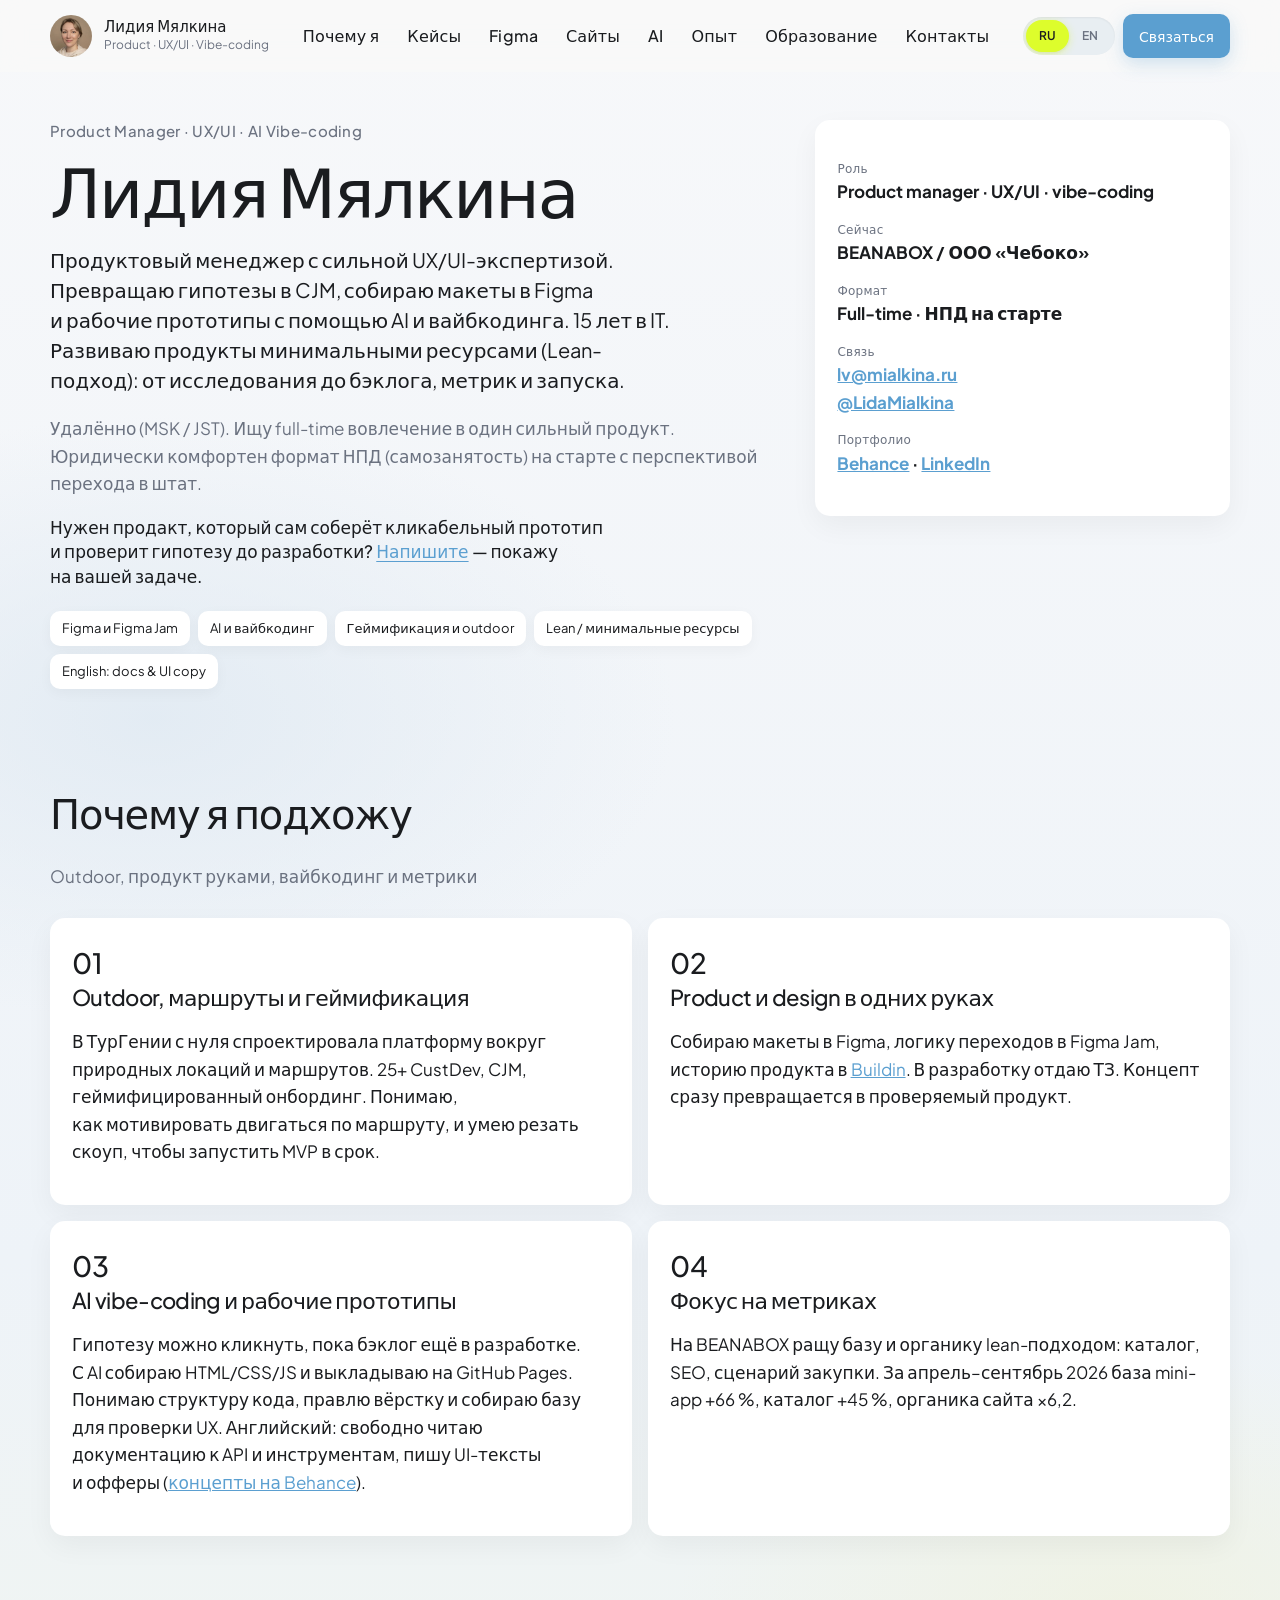
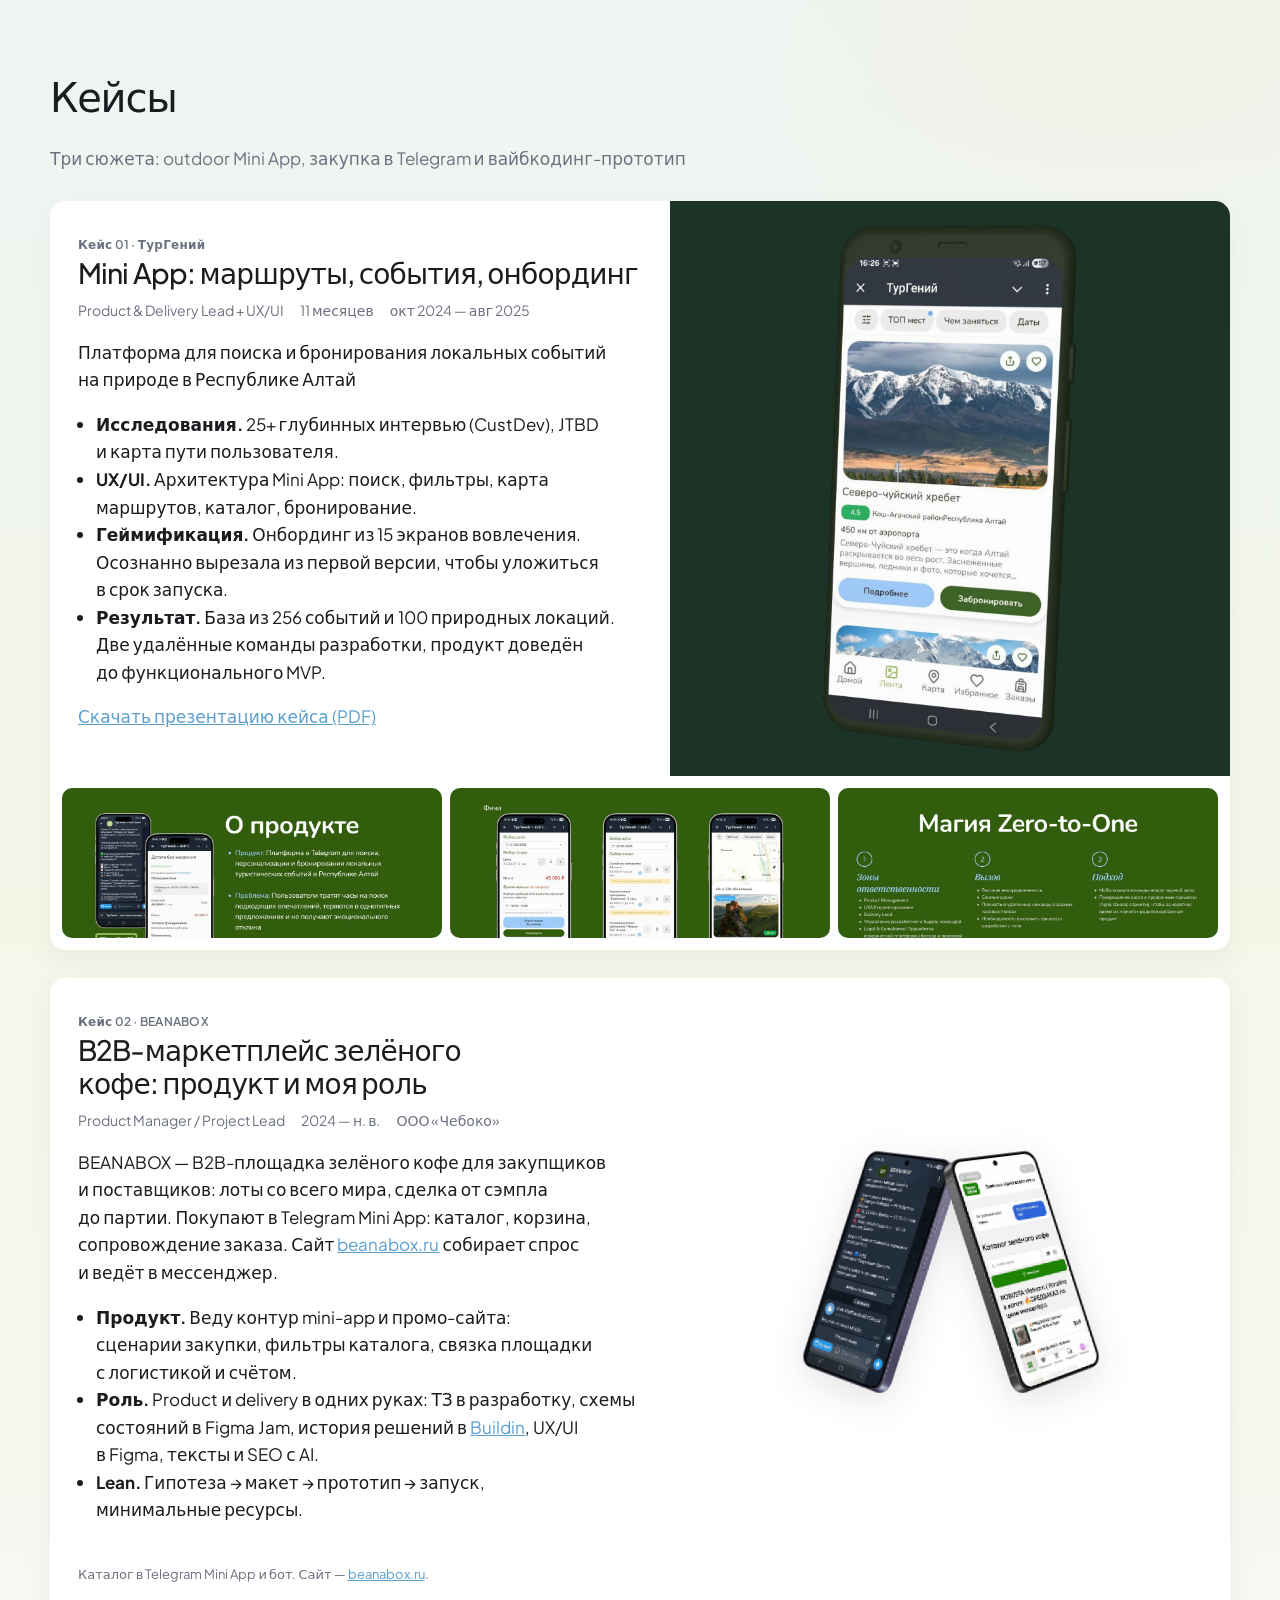
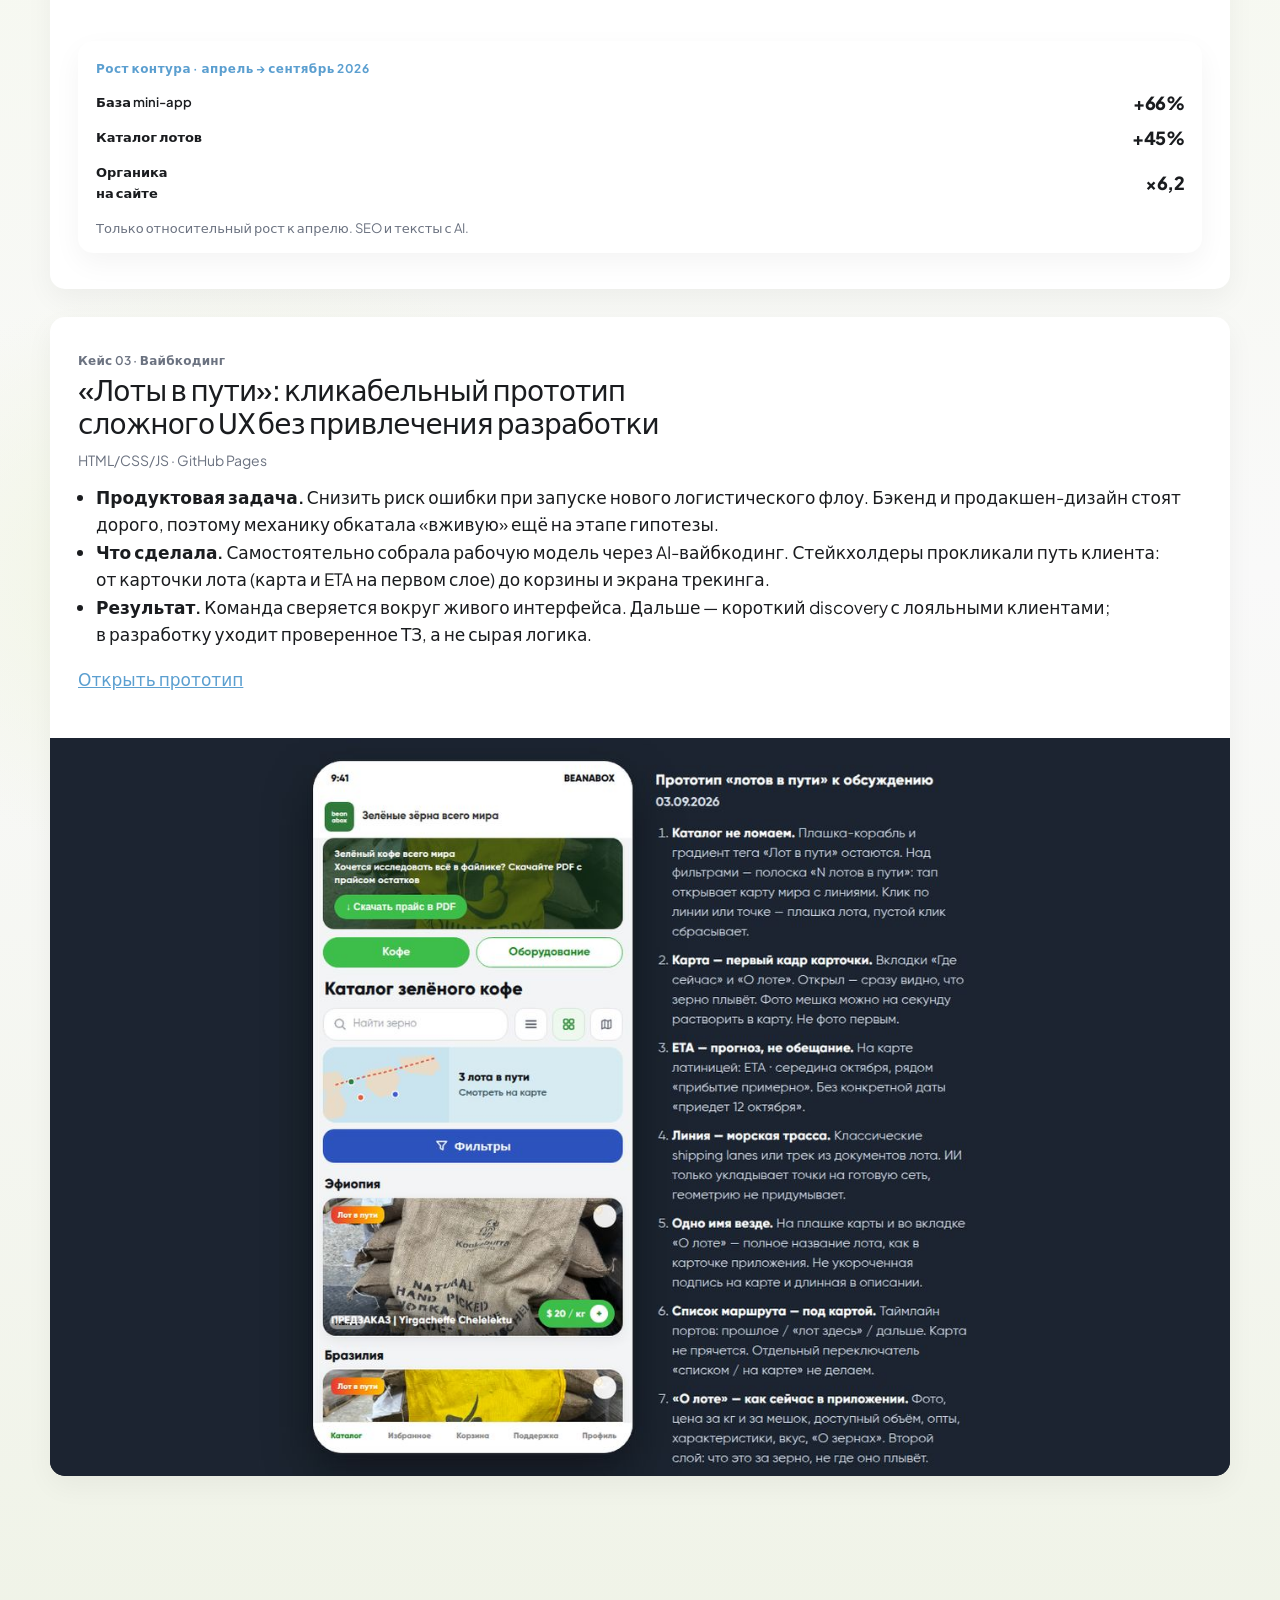
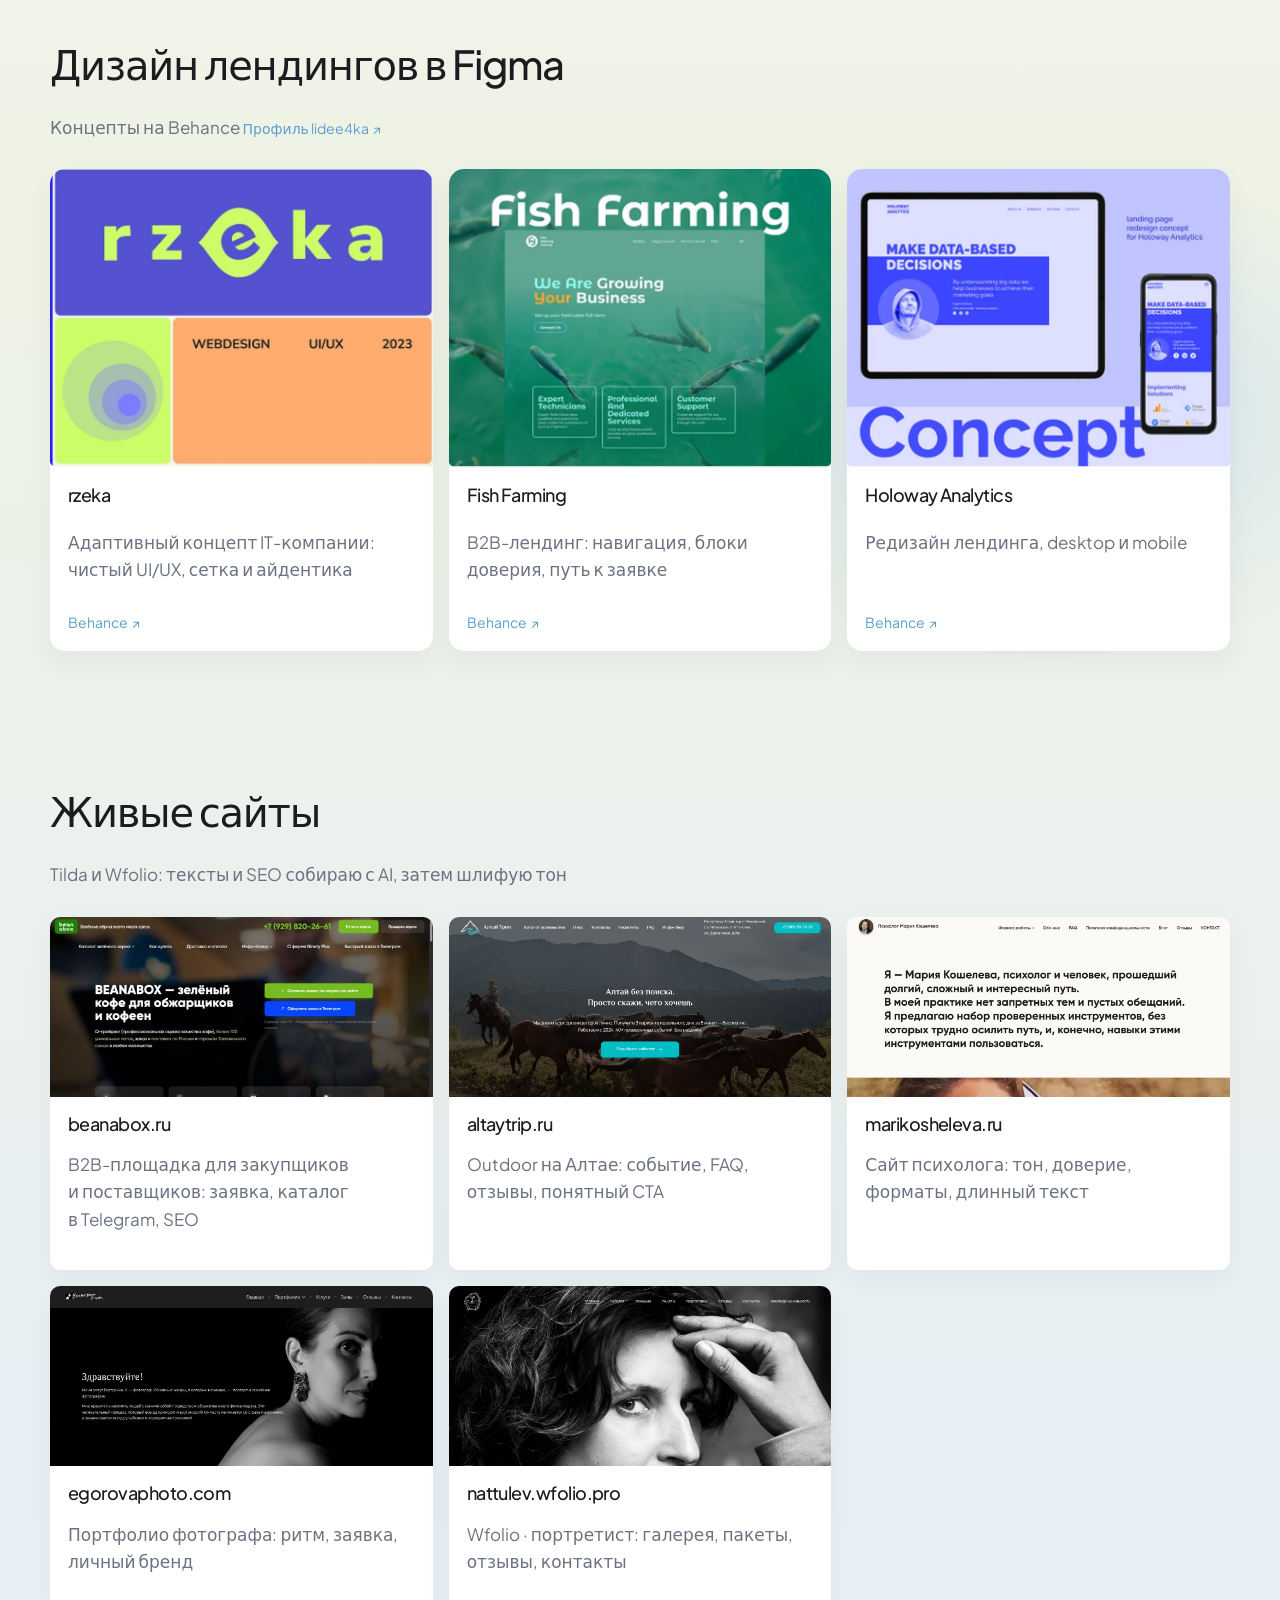
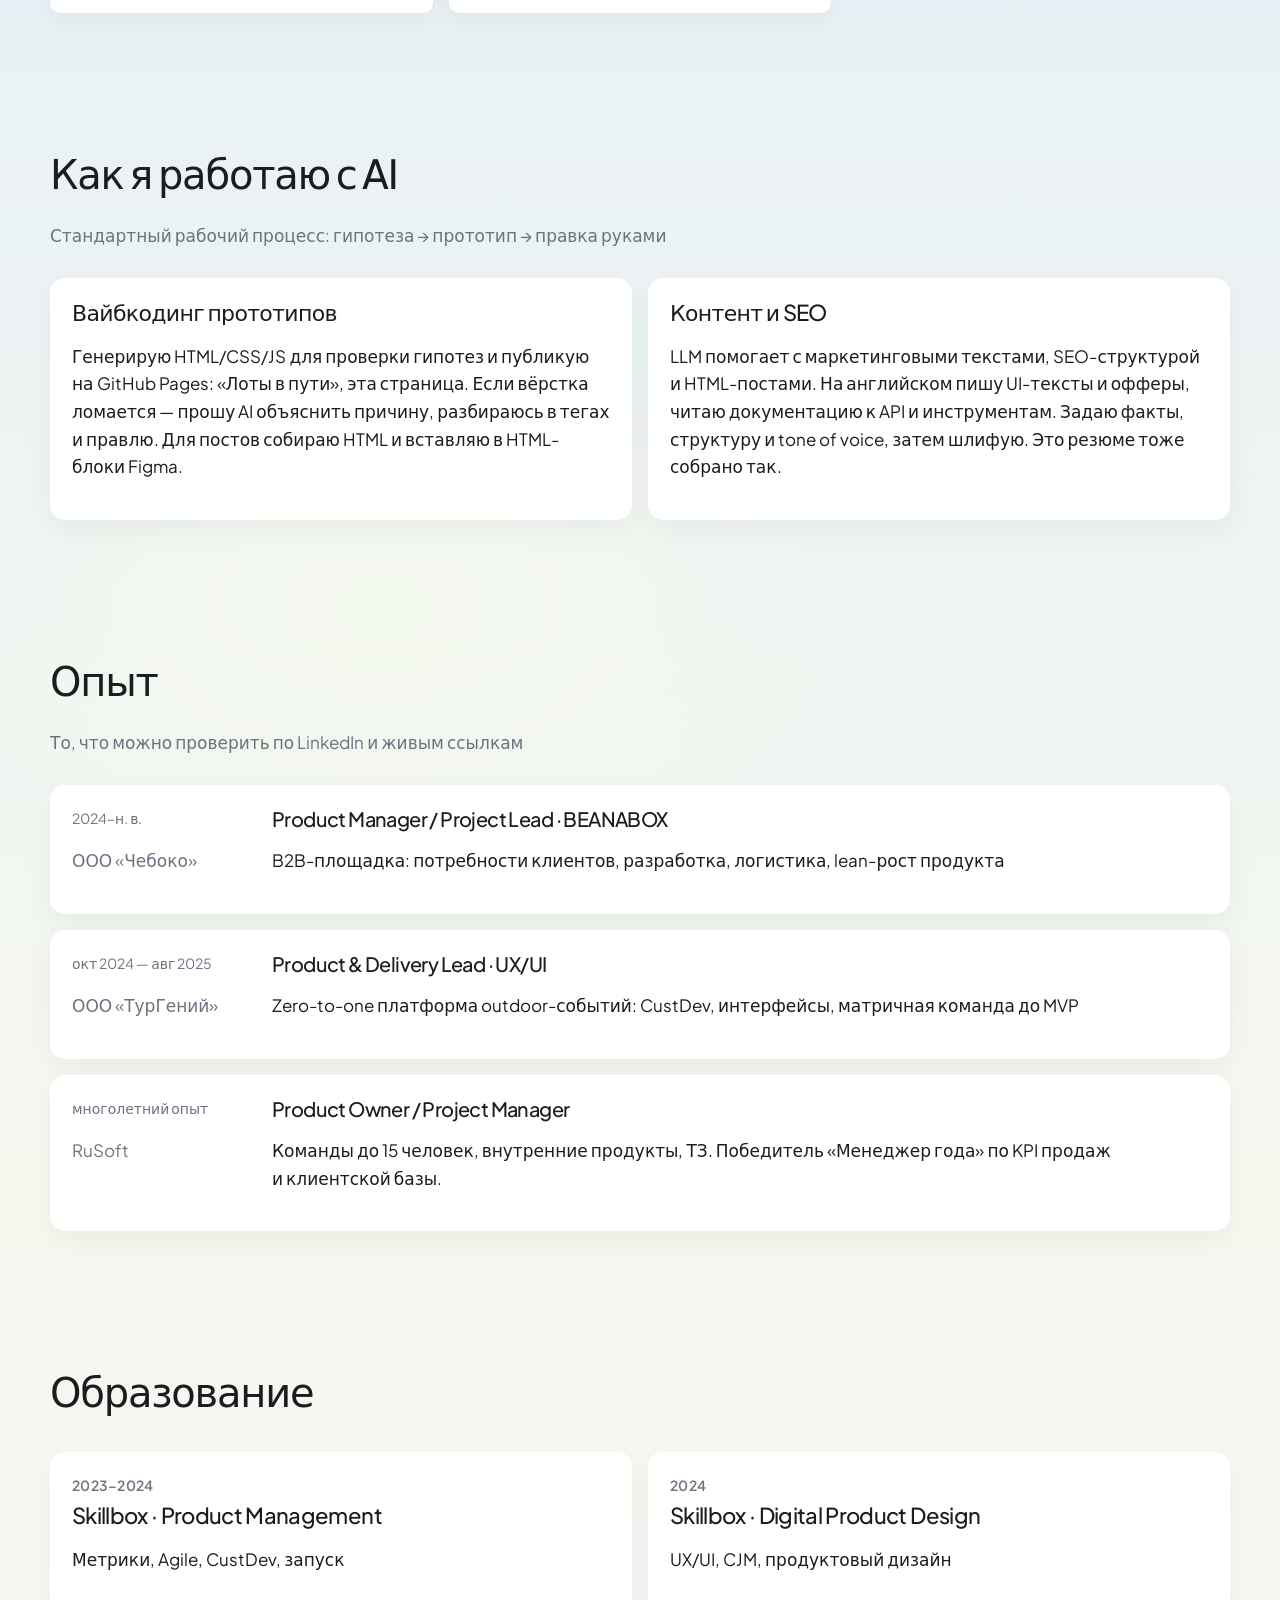
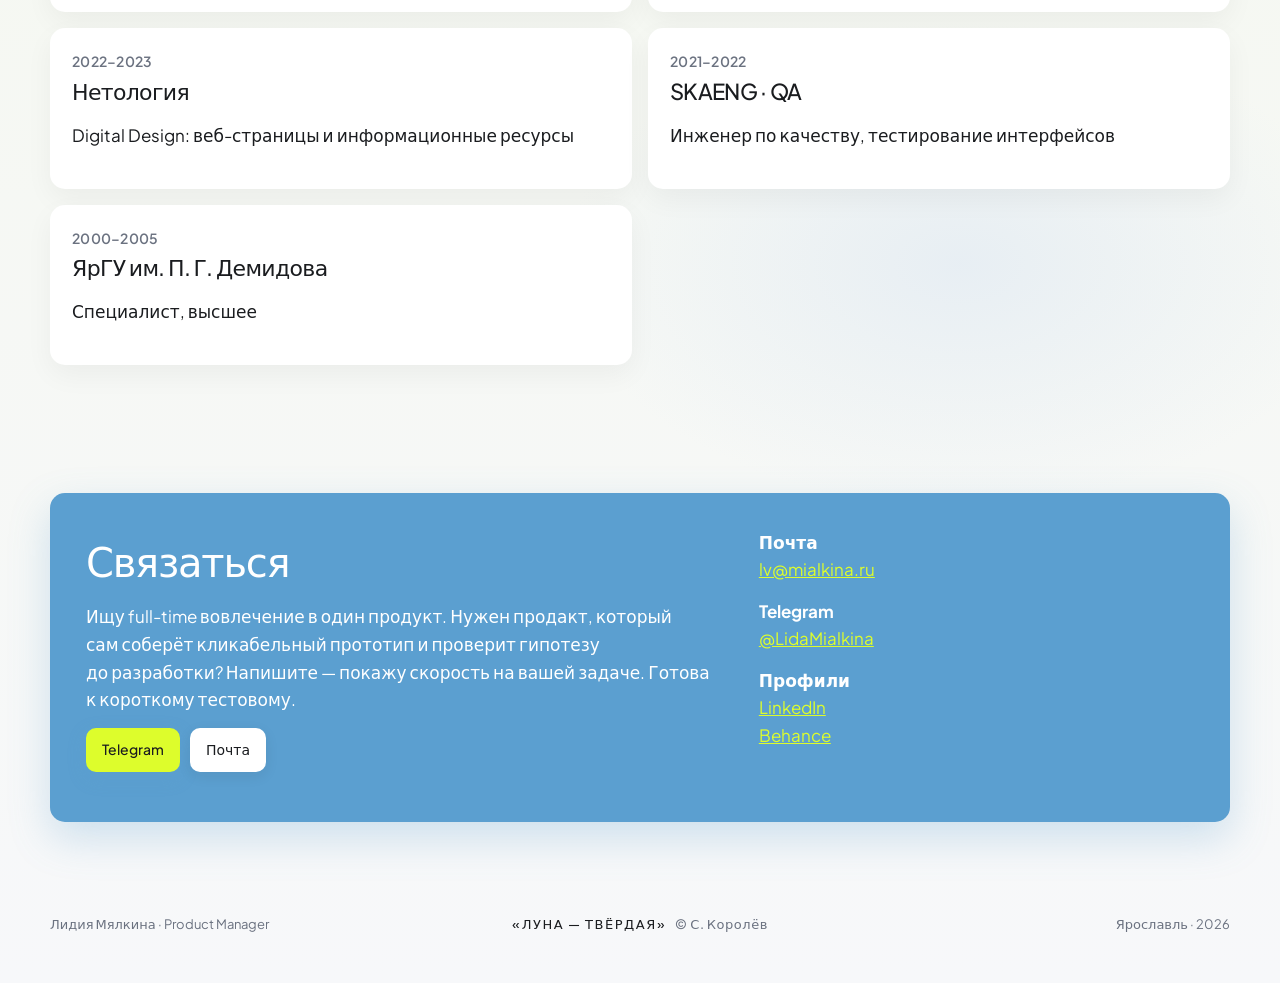
<file: myfinishline.html>
<!doctype html>
<html lang="ru">
  <head>
    <meta charset="UTF-8" />
    <meta name="viewport" content="width=device-width, initial-scale=1.0" />
    <meta name="theme-color" content="#fff8f1" />
    <meta name="robots" content="index, follow" />
    <link rel="icon" type="image/png" href="./favicon.png?v=4" sizes="48x48" />
    <link rel="icon" type="image/png" href="./favicon-32.png?v=4" sizes="32x32" />
    <link rel="apple-touch-icon" href="./apple-touch-icon.png?v=4" />
    <link rel="manifest" href="./site.webmanifest" />
    <title>Лидия Мялкина — продакт-менеджер, UX/UI, vibe-coding</title>
    <meta
      name="description"
      content="Резюме продакт-менеджера с UX/UI: кейсы ТурГений и BEANABOX, Figma и рабочие прототипы. Напишите — покажу на вашей задаче."
    />
    <link rel="canonical" href="https://lidee4ka.github.io/cv-PMAI/" />
    <link rel="alternate" hreflang="ru-RU" href="https://lidee4ka.github.io/cv-PMAI/" />
    <link rel="alternate" hreflang="en-US" href="https://lidee4ka.github.io/cv-PMAI/en/" />
    <link rel="alternate" hreflang="x-default" href="https://lidee4ka.github.io/cv-PMAI/" />
    <meta property="og:type" content="website" />
    <meta property="og:site_name" content="Лидия Мялкина" />
    <meta property="og:title" content="Лидия Мялкина — продакт-менеджер, UX/UI, vibe-coding" />
    <meta
      property="og:description"
      content="Резюме продакт-менеджера с UX/UI: кейсы ТурГений и BEANABOX, Figma и рабочие прототипы. Напишите — покажу на вашей задаче."
    />
    <meta property="og:url" content="https://lidee4ka.github.io/cv-PMAI/" />
    <meta property="og:locale" content="ru_RU" />
    <meta property="og:locale:alternate" content="en_US" />
    <meta property="og:image" content="https://lidee4ka.github.io/cv-PMAI/og-cover-ru.jpg?v=6" />
    <meta property="og:image:alt" content="Лидия Мялкина, продакт-менеджер и UX/UI-дизайнер" />
    <meta property="og:image:width" content="1200" />
    <meta property="og:image:height" content="630" />
    <meta name="twitter:card" content="summary_large_image" />
    <meta name="twitter:title" content="Лидия Мялкина — продакт-менеджер UX/UI" />
    <meta name="twitter:description" content="Продакт-менеджер UX/UI: ТурГений, BEANABOX. Напишите." />
    <meta name="twitter:image" content="https://lidee4ka.github.io/cv-PMAI/og-cover-ru.jpg?v=6" />
    <meta name="twitter:image:alt" content="Лидия Мялкина, продакт-менеджер и UX/UI-дизайнер" />
    <script type="application/ld+json">{"@context":"https://schema.org","@graph":[{"@type":"ProfilePage","@id":"https://lidee4ka.github.io/cv-PMAI/#page","url":"https://lidee4ka.github.io/cv-PMAI/","name":"Лидия Мялкина — продакт-менеджер, UX/UI, vibe-coding","inLanguage":"ru-RU","isPartOf":{"@id":"https://lidee4ka.github.io/cv-PMAI/#website"},"about":{"@id":"https://lidee4ka.github.io/cv-PMAI/#person"},"mainEntity":{"@id":"https://lidee4ka.github.io/cv-PMAI/#person"}},{"@type":"WebSite","@id":"https://lidee4ka.github.io/cv-PMAI/#website","url":"https://lidee4ka.github.io/cv-PMAI","name":"Лидия Мялкина","alternateName":"Lidiia Mialkina","inLanguage":["ru-RU","en-US"],"publisher":{"@id":"https://lidee4ka.github.io/cv-PMAI/#person"}},{"@type":"Person","@id":"https://lidee4ka.github.io/cv-PMAI/#person","name":"Лидия Мялкина","alternateName":["Lidiia Mialkina"],"jobTitle":"Продакт-менеджер","email":"lv@mialkina.ru","url":"https://lidee4ka.github.io/cv-PMAI","image":"https://lidee4ka.github.io/cv-PMAI/avatar.jpg","sameAs":["https://www.linkedin.com/in/lidiia-mialkina/","https://www.behance.net/lidee4ka","https://t.me/LidaMialkina","https://github.com/lidee4ka"],"address":{"@type":"PostalAddress","addressLocality":"Ярославль","addressCountry":"RU"},"knowsLanguage":["ru","en"]}]}</script>
    <script>
      (function () {
        var requested = new URLSearchParams(location.search).get('lang')
        var onEnglish = /(^|\/)en(\/|$)/.test(location.pathname)
        if (requested === 'en' && !onEnglish) {
          location.replace(location.pathname.replace(/[^/]*$/, '') + 'en/' + location.hash)
        }
      })()
    </script>
    <link rel="preconnect" href="https://fonts.googleapis.com" />
    <link rel="preconnect" href="https://fonts.gstatic.com" crossorigin />
    <link
      href="https://fonts.googleapis.com/css2?family=Plus+Jakarta+Sans:wght@400;500;600;700;800&display=swap"
      rel="stylesheet"
    />
    <script type="module" crossorigin src="./assets/myfinishline-Dg-Q-eZ1.js"></script>
    <link rel="modulepreload" crossorigin href="./assets/modulepreload-polyfill-P2Xu9kJm.js">
    <link rel="stylesheet" crossorigin href="./assets/myfinishline-DANz9di1.css">
  </head>
  <body>
    <a class="skip" href="#main" data-i18n="skip">К&nbsp;содержанию</a>
    <header class="site-header">
      <div class="wrap header-bar">
        <a class="brand" href="#hero">
          <img class="brand-mark" src="./avatar.jpg?v=4" alt="" width="42" height="42" />
          <span>
            <b data-i18n="brand.name">Лидия Мялкина</b>
            <span data-i18n="brand.role">Product · UX/UI · Vibe-coding</span>
          </span>
        </a>
        <nav class="nav" aria-label="Разделы" data-i18n-aria="nav.label">
          <a href="#obo-mne" data-i18n="nav.why">Почему я</a>
          <a href="#kejsy" data-i18n="nav.cases">Кейсы</a>
          <a href="#behance" data-i18n="nav.figma">Figma</a>
          <a href="#sajty" data-i18n="nav.sites">Сайты</a>
          <a href="#ai" data-i18n="nav.ai">AI</a>
          <a href="#opyt" data-i18n="nav.experience">Опыт</a>
          <a href="#obrazovanie" data-i18n="nav.education">Образование</a>
          <a href="#kontakty" data-i18n="nav.contact">Контакты</a>
        </nav>
        <div class="header-actions">
          <nav class="lang-switch" aria-label="Язык" data-i18n-aria="lang.label">
            <a href="./" hreflang="ru" lang="ru" data-lang-path="ru" aria-current="page">RU</a>
            <a href="./en/" hreflang="en" lang="en" data-lang-path="en">EN</a>
          </nav>
          <a class="btn btn-primary" href="#kontakty" data-i18n="cta.contact">Связаться</a>
          <button class="nav-toggle" type="button" aria-expanded="false" aria-label="Меню" data-i18n-aria="nav.menu">
            <span></span>
            <span></span>
            <span></span>
          </button>
        </div>
      </div>
    </header>

    <main id="main">
      <section class="hero" id="hero">
        <div class="wrap">
          <div class="hero-grid">
            <div>
              <p class="kicker" data-i18n="hero.kicker">Product Manager · UX/UI · AI Vibe-coding</p>
              <h1 data-i18n="brand.name">Лидия Мялкина</h1>
              <p class="lead" data-i18n="hero.lead">
                Продуктовый менеджер с&nbsp;сильной UX/UI-экспертизой. Превращаю гипотезы в&nbsp;CJM, собираю макеты
                в&nbsp;Figma и&nbsp;рабочие прототипы с&nbsp;помощью AI и&nbsp;вайбкодинга. 15&nbsp;лет в&nbsp;IT.
                Развиваю продукты минимальными ресурсами (Lean-подход): от&nbsp;исследования до&nbsp;бэклога,
                метрик и&nbsp;запуска.
              </p>
              <p class="muted" data-i18n="hero.muted">
                Удалённо (MSK&nbsp;/ JST). Ищу full-time вовлечение в&nbsp;один сильный продукт. Юридически комфортен
                формат НПД (самозанятость) на&nbsp;старте с&nbsp;перспективой перехода в&nbsp;штат.
              </p>
              <p class="lead-cta" data-i18n="hero.cta">
                Нужен продакт, который сам соберёт кликабельный прототип и&nbsp;проверит гипотезу до&nbsp;разработки?
                <a href="#kontakty">Напишите</a>&nbsp;— покажу на&nbsp;вашей задаче.
              </p>
              <ul class="pills">
                <li data-i18n="pill.figma">Figma и&nbsp;Figma Jam</li>
                <li data-i18n="pill.ai">AI и&nbsp;вайбкодинг</li>
                <li data-i18n="pill.game">Геймификация и&nbsp;outdoor</li>
                <li data-i18n="pill.lean">Lean&nbsp;/ минимальные ресурсы</li>
                <li data-i18n="pill.en">English: docs &amp; UI copy</li>
              </ul>
            </div>
            <aside>
              <div class="hero-card">
                <dl>
                  <dt data-i18n="card.role">Роль</dt>
                  <dd data-i18n="card.roleVal">Product manager · UX/UI · vibe-coding</dd>
                  <dt data-i18n="card.now">Сейчас</dt>
                  <dd data-i18n="card.nowVal">BEANABOX&nbsp;/ ООО «Чебоко»</dd>
                  <dt data-i18n="card.format">Формат</dt>
                  <dd data-i18n="card.formatVal">Full-time · НПД на&nbsp;старте</dd>
                  <dt data-i18n="card.connect">Связь</dt>
                  <dd>
                    <a href="mailto:lv@mialkina.ru">lv@mialkina.ru</a><br />
                    <a href="https://t.me/LidaMialkina" target="_blank" rel="noreferrer">@LidaMialkina</a>
                  </dd>
                  <dt data-i18n="card.portfolio">Портфолио</dt>
                  <dd>
                    <a href="https://www.behance.net/lidee4ka" target="_blank" rel="noreferrer">Behance</a>
                    ·
                    <a href="https://www.linkedin.com/in/lidiia-mialkina/" target="_blank" rel="noreferrer">LinkedIn</a>
                  </dd>
                </dl>
              </div>
            </aside>
          </div>
        </div>
      </section>

      <section class="section" id="obo-mne">
        <div class="wrap">
          <div class="section-head">
            <h2 data-i18n="why.title">Почему я&nbsp;подхожу</h2>
            <p class="muted" data-i18n="why.sub">Outdoor, продукт руками, вайбкодинг и&nbsp;метрики</p>
          </div>
          <div class="reason-grid">
            <article class="card">
              <div class="num">01</div>
              <h3 data-i18n="why.1.title">Outdoor, маршруты и&nbsp;геймификация</h3>
              <p data-i18n="why.1.body">
                В&nbsp;ТурГении с&nbsp;нуля спроектировала платформу вокруг природных локаций и&nbsp;маршрутов.
                25+&nbsp;CustDev, CJM, геймифицированный онбординг. Понимаю, как&nbsp;мотивировать двигаться
                по&nbsp;маршруту, и&nbsp;умею резать скоуп, чтобы запустить MVP в&nbsp;срок.
              </p>
            </article>
            <article class="card">
              <div class="num">02</div>
              <h3 data-i18n="why.2.title">Product и&nbsp;design в&nbsp;одних руках</h3>
              <p data-i18n="why.2.body">
                Собираю макеты в&nbsp;Figma, логику переходов в&nbsp;Figma Jam, историю продукта в&nbsp;<a href="https://buildin.ai" target="_blank" rel="noreferrer">Buildin</a>.
                В&nbsp;разработку отдаю ТЗ. Концепт сразу превращается в&nbsp;проверяемый продукт.
              </p>
            </article>
            <article class="card">
              <div class="num">03</div>
              <h3 data-i18n="why.3.title">AI vibe-coding и&nbsp;рабочие прототипы</h3>
              <p data-i18n="why.3.body">
                Гипотезу можно кликнуть, пока бэклог ещё в&nbsp;разработке. С&nbsp;AI собираю HTML/CSS/JS
                и&nbsp;выкладываю на&nbsp;GitHub Pages. Понимаю структуру кода, правлю вёрстку и&nbsp;собираю базу
                для&nbsp;проверки UX. Английский: свободно читаю документацию к&nbsp;API и&nbsp;инструментам, пишу
                UI-тексты и&nbsp;офферы
                (<a href="https://www.behance.net/lidee4ka" target="_blank" rel="noreferrer">концепты на&nbsp;Behance</a>).
              </p>
            </article>
            <article class="card">
              <div class="num">04</div>
              <h3 data-i18n="why.4.title">Фокус на&nbsp;метриках</h3>
              <p data-i18n="why.4.body">
                На&nbsp;BEANABOX ращу базу и&nbsp;органику lean-подходом: каталог, SEO, сценарий закупки.
                За&nbsp;апрель–сентябрь 2026 база mini-app +66&nbsp;%, каталог +45&nbsp;%, органика сайта ×6,2.
              </p>
            </article>
          </div>
        </div>
      </section>

      <section class="section" id="kejsy">
        <div class="wrap">
          <div class="section-head">
            <h2 data-i18n="cases.title">Кейсы</h2>
            <p class="muted" data-i18n="cases.sub">Три сюжета: outdoor Mini App, закупка в&nbsp;Telegram и&nbsp;вайбкодинг-прототип</p>
          </div>

          <article class="case" id="tourgenius">
            <div class="case-body">
              <div class="case-copy">
                <span class="tag" data-i18n="tg.tag">Кейс 01 · ТурГений</span>
                <h3 data-i18n="tg.h3">Mini App: маршруты, события, онбординг</h3>
                <div class="meta-row">
                  <span data-i18n="tg.role">Product &amp; Delivery Lead + UX/UI</span>
                  <span data-i18n="tg.months">11&nbsp;месяцев</span>
                  <span data-i18n="tg.dates">окт 2024&nbsp;— авг 2025</span>
                </div>
                <p data-i18n="tg.p">
                  Платформа для&nbsp;поиска и&nbsp;бронирования локальных событий на&nbsp;природе в&nbsp;Республике Алтай
                </p>
                <ul>
                  <li data-i18n="tg.li1">
                    <b>Исследования.</b> 25+&nbsp;глубинных интервью (CustDev), JTBD и&nbsp;карта пути пользователя.
                  </li>
                  <li data-i18n="tg.li2">
                    <b>UX/UI.</b> Архитектура Mini App: поиск, фильтры, карта маршрутов, каталог, бронирование.
                  </li>
                  <li data-i18n="tg.li3">
                    <b>Геймификация.</b> Онбординг из&nbsp;15&nbsp;экранов вовлечения. Осознанно вырезала из&nbsp;первой
                    версии, чтобы уложиться в&nbsp;срок запуска.
                  </li>
                  <li data-i18n="tg.li4">
                    <b>Результат.</b> База из&nbsp;256&nbsp;событий и&nbsp;100&nbsp;природных локаций. Две удалённые команды
                    разработки, продукт доведён до&nbsp;функционального MVP.
                  </li>
                </ul>
                <p>
                  <a href="./files/TourGenius_mvp_journey_presentation_Mialkina-LV.pdf" data-i18n="tg.pdf"
                    >Скачать презентацию кейса (PDF)</a
                  >
                </p>
              </div>
              <div class="case-visual case-visual--phone">
                <img
                  src="./cases/tourgenius-01.jpg"
                  alt="Макет Mini App ТурГений: карточка места в&nbsp;ленте"
                  data-i18n-alt="tg.alt1"
                />
              </div>
            </div>
            <div class="slide-strip">
              <img
                src="./cases/tourgenius-02.jpg"
                alt="Продукт, проблема и&nbsp;решение ТурГения"
                data-i18n-alt="tg.alt2"
              />
              <img src="./cases/tourgenius-03.jpg" alt="Экраны Mini App ТурГений" data-i18n-alt="tg.alt3" />
              <img
                src="./cases/tourgenius-05.jpg"
                alt="Зоны ответственности и&nbsp;подход Zero-to-One"
                data-i18n-alt="tg.alt4"
              />
            </div>
          </article>

          <article class="case case--stack" id="beanabox">
            <div class="case-body case-body--app">
              <div class="case-copy">
                <span class="tag" data-i18n="bb.tag">Кейс 02 · BEANABOX</span>
                <h3 data-i18n="bb.h3">B2B-маркетплейс зелёного кофе: продукт и&nbsp;моя роль</h3>
                <div class="meta-row">
                  <span data-i18n="bb.role">Product Manager / Project Lead</span>
                  <span data-i18n="bb.dates">2024&nbsp;— н.&nbsp;в.</span>
                  <span data-i18n="bb.co">ООО «Чебоко»</span>
                </div>
                <p data-i18n="bb.p">
                  BEANABOX&nbsp;— B2B-площадка зелёного кофе для&nbsp;закупщиков и&nbsp;поставщиков: лоты со&nbsp;всего мира, сделка от&nbsp;сэмпла
                  до&nbsp;партии. Покупают в&nbsp;Telegram Mini App: каталог, корзина, сопровождение заказа.
                  Сайт
                  <a href="https://beanabox.ru/" target="_blank" rel="noreferrer">beanabox.ru</a>
                  собирает спрос и&nbsp;ведёт в&nbsp;мессенджер.
                </p>
                <ul>
                  <li data-i18n="bb.li1">
                    <b>Продукт.</b> Веду контур mini-app и&nbsp;промо-сайта: сценарии закупки, фильтры каталога,
                    связка площадки с&nbsp;логистикой и&nbsp;счётом.
                  </li>
                  <li data-i18n="bb.li2">
                    <b>Роль.</b> Product и&nbsp;delivery в&nbsp;одних руках: ТЗ в&nbsp;разработку, схемы состояний
                    в&nbsp;Figma Jam, история решений в&nbsp;<a href="https://buildin.ai" target="_blank" rel="noreferrer">Buildin</a>,
                    UX/UI в&nbsp;Figma, тексты и&nbsp;SEO с&nbsp;AI.
                  </li>
                  <li data-i18n="bb.li3">
                    <b>Lean.</b> Гипотеза → макет → прототип → запуск, минимальные ресурсы.
                  </li>
                </ul>
              </div>
              <div class="phones" aria-hidden="true">
                <img
                  class="phone phone--bot"
                  src="./sites/beanabox-phone-bot.webp"
                  alt=""
                  width="507"
                  height="920"
                />
                <img
                  class="phone phone--app"
                  src="./sites/beanabox-phone-catalog.webp"
                  alt=""
                  width="507"
                  height="920"
                />
              </div>
            </div>
            <p class="phones-caption" data-i18n="bb.caption">
              Каталог в&nbsp;Telegram Mini App и&nbsp;бот. Сайт&nbsp;—
              <a href="https://beanabox.ru/" target="_blank" rel="noreferrer">beanabox.ru</a>.
            </p>
            <div class="case-copy">
              <div
                class="infographic"
                aria-label="Относительный рост продукта BEANABOX с&nbsp;апреля по&nbsp;сентябрь 2026"
                data-i18n-aria="bb.chartAria"
              >
                <p class="infographic-kicker" data-i18n="bb.kicker">Рост контура · апрель → сентябрь 2026</p>
                <ul class="chart">
                  <li>
                    <span class="chart-name" data-i18n="bb.users">База mini-app</span>
                    <span class="chart-bars" aria-hidden="true">
                      <span class="chart-bar chart-bar--from" style="--w: 60%"></span>
                      <span class="chart-bar chart-bar--to" style="--w: 100%"></span>
                    </span>
                    <strong>+66%</strong>
                  </li>
                  <li>
                    <span class="chart-name" data-i18n="bb.catalog">Каталог лотов</span>
                    <span class="chart-bars" aria-hidden="true">
                      <span class="chart-bar chart-bar--from" style="--w: 69%"></span>
                      <span class="chart-bar chart-bar--to" style="--w: 100%"></span>
                    </span>
                    <strong>+45%</strong>
                  </li>
                  <li>
                    <span class="chart-name" data-i18n="bb.org">Органика на&nbsp;сайте</span>
                    <span class="chart-bars" aria-hidden="true">
                      <span class="chart-bar chart-bar--from" style="--w: 16%"></span>
                      <span class="chart-bar chart-bar--to" style="--w: 100%"></span>
                    </span>
                    <strong>×6,2</strong>
                  </li>
                </ul>
                <p class="chart-foot" data-i18n="bb.foot">Только относительный рост к&nbsp;апрелю. SEO и&nbsp;тексты с&nbsp;AI.</p>
              </div>
            </div>
          </article>

          <article class="case case--stack" id="prototip">
            <div class="case-copy">
              <span class="tag" data-i18n="pr.tag">Кейс 03 · Вайбкодинг</span>
              <h3 data-i18n="pr.h3">«Лоты в&nbsp;пути»: кликабельный прототип сложного UX без&nbsp;привлечения разработки</h3>
              <div class="meta-row">
                <span data-i18n="pr.meta">HTML/CSS/JS · GitHub Pages</span>
              </div>
              <ul>
                <li data-i18n="pr.li1">
                  <b>Продуктовая задача.</b> Снизить риск ошибки при&nbsp;запуске нового логистического флоу.
                  Бэкенд и&nbsp;продакшен-дизайн стоят дорого, поэтому механику обкатала «вживую» ещё на&nbsp;этапе
                  гипотезы.
                </li>
                <li data-i18n="pr.li2">
                  <b>Что сделала.</b> Самостоятельно собрала рабочую модель через AI-вайбкодинг. Стейкхолдеры
                  прокликали путь клиента: от&nbsp;карточки лота (карта и&nbsp;ETA на&nbsp;первом слое) до&nbsp;корзины
                  и&nbsp;экрана трекинга.
                </li>
                <li data-i18n="pr.li3">
                  <b>Результат.</b> Команда сверяется вокруг живого интерфейса. Дальше&nbsp;— короткий discovery
                  с&nbsp;лояльными клиентами; в&nbsp;разработку уходит проверенное ТЗ, а&nbsp;не&nbsp;сырая логика.
                </li>
              </ul>
              <p>
                <a
                  href="https://lidee4ka.github.io/beanabox-lot-v-puti/"
                  target="_blank"
                  rel="noreferrer"
                  data-i18n="pr.open"
                  >Открыть прототип</a
                >
              </p>
            </div>
            <figure class="case-shot case-shot--proto">
              <img
                src="./sites/lot-v-puti.jpg"
                alt="Кликабельный прототип «Лоты в&nbsp;пути»: каталог, баннер на&nbsp;карте и&nbsp;трекинг лота"
                data-i18n-alt="pr.alt"
              />
            </figure>
          </article>
        </div>
      </section>

      <section class="section" id="behance">
        <div class="wrap">
          <div class="section-head">
            <h2 data-i18n="bh.title">Дизайн лендингов в&nbsp;Figma</h2>
            <p class="muted" data-i18n="bh.sub">
              Концепты на&nbsp;Behance
              <a class="ext-link" href="https://www.behance.net/lidee4ka" target="_blank" rel="noreferrer"
                >Профиль lidee4ka<span class="ext-arrow" aria-hidden="true">↗</span></a
              >
            </p>
          </div>
          <div class="site-grid">
            <article class="card site-card behance-card">
              <button type="button" class="lightbox-trigger" data-lightbox="./behance/rzeka.jpg">
                <img
                  src="./behance/rzeka.jpg"
                  alt="Концепт rzeka: адаптивный сайт IT-компании"
                  data-i18n-alt="rzeka.alt"
                />
              </button>
              <div class="site-card-body">
                <h3>rzeka</h3>
                <p class="muted" data-i18n="rzeka.p">Адаптивный концепт IT-компании: чистый UI/UX, сетка и&nbsp;айдентика</p>
                <a
                  class="ext-link"
                  href="https://www.behance.net/gallery/171759369/Responsive-webdesign-concept-for-an-IT-company"
                  target="_blank"
                  rel="noreferrer"
                  >Behance<span class="ext-arrow" aria-hidden="true">↗</span></a
                >
              </div>
            </article>
            <article class="card site-card behance-card">
              <button type="button" class="lightbox-trigger" data-lightbox="./behance/fish-farming.jpg">
                <img src="./behance/fish-farming.jpg" alt="Концепт лендинга Fish Farming" data-i18n-alt="fish.alt" />
              </button>
              <div class="site-card-body">
                <h3>Fish Farming</h3>
                <p class="muted" data-i18n="fish.p">B2B-лендинг: навигация, блоки доверия, путь к&nbsp;заявке</p>
                <a
                  class="ext-link"
                  href="https://www.behance.net/gallery/163622703/Landing-Page-Design-concept"
                  target="_blank"
                  rel="noreferrer"
                  >Behance<span class="ext-arrow" aria-hidden="true">↗</span></a
                >
              </div>
            </article>
            <article class="card site-card behance-card">
              <button type="button" class="lightbox-trigger" data-lightbox="./behance/holoway.jpg">
                <img
                  src="./behance/holoway.jpg"
                  alt="Редизайн лендинга Holoway Analytics"
                  data-i18n-alt="holo.alt"
                />
              </button>
              <div class="site-card-body">
                <h3>Holoway Analytics</h3>
                <p class="muted" data-i18n="holo.p">Редизайн лендинга, desktop и&nbsp;mobile</p>
                <a
                  class="ext-link"
                  href="https://www.behance.net/gallery/163406243/Landing-page-redesign-concept-for-Holoway-Analytics"
                  target="_blank"
                  rel="noreferrer"
                  >Behance<span class="ext-arrow" aria-hidden="true">↗</span></a
                >
              </div>
            </article>
          </div>
        </div>
      </section>

      <section class="section" id="sajty">
        <div class="wrap">
          <div class="section-head">
            <h2 data-i18n="sites.title">Живые сайты</h2>
            <p class="muted" data-i18n="sites.sub">Tilda и&nbsp;Wfolio: тексты и&nbsp;SEO собираю с&nbsp;AI, затем шлифую тон</p>
          </div>
          <div class="site-grid">
            <a class="card site-card" href="https://beanabox.ru/" target="_blank" rel="noreferrer">
              <img src="./sites/beanabox.jpg" alt="Главный экран beanabox.ru" data-i18n-alt="beanabox.alt" />
              <div class="site-card-body">
                <h3>beanabox.ru</h3>
                <p class="muted" data-i18n="beanabox.p">B2B-площадка для&nbsp;закупщиков и&nbsp;поставщиков: заявка, каталог в&nbsp;Telegram, SEO</p>
              </div>
            </a>
            <a class="card site-card" href="https://altaytrip.ru/" target="_blank" rel="noreferrer">
              <img src="./sites/altaytrip.jpg" alt="Главный экран altaytrip.ru" data-i18n-alt="altay.alt" />
              <div class="site-card-body">
                <h3>altaytrip.ru</h3>
                <p class="muted" data-i18n="altay.p">Outdoor на&nbsp;Алтае: событие, FAQ, отзывы, понятный CTA</p>
              </div>
            </a>
            <a class="card site-card" href="https://marikosheleva.ru/" target="_blank" rel="noreferrer">
              <img src="./sites/marikosheleva.jpg" alt="Главный экран marikosheleva.ru" data-i18n-alt="mari.alt" />
              <div class="site-card-body">
                <h3>marikosheleva.ru</h3>
                <p class="muted" data-i18n="mari.p">Сайт психолога: тон, доверие, форматы, длинный текст</p>
              </div>
            </a>
            <a class="card site-card" href="https://egorovaphoto.com/" target="_blank" rel="noreferrer">
              <img src="./sites/egorovaphoto.jpg" alt="Главный экран egorovaphoto.com" data-i18n-alt="ego.alt" />
              <div class="site-card-body">
                <h3>egorovaphoto.com</h3>
                <p class="muted" data-i18n="ego.p">Портфолио фотографа: ритм, заявка, личный бренд</p>
              </div>
            </a>
            <a class="card site-card" href="https://nattulev.wfolio.pro" target="_blank" rel="noreferrer">
              <img src="./sites/nattulev.jpg" alt="Главный экран nattulev.wfolio.pro" data-i18n-alt="natt.alt" />
              <div class="site-card-body">
                <h3>nattulev.wfolio.pro</h3>
                <p class="muted" data-i18n="natt.p">Wfolio · портретист: галерея, пакеты, отзывы, контакты</p>
              </div>
            </a>
          </div>
        </div>
      </section>

      <section class="section" id="ai">
        <div class="wrap">
          <div class="section-head">
            <h2 data-i18n="ai.title">Как я&nbsp;работаю с&nbsp;AI</h2>
            <p class="muted" data-i18n="ai.sub">Стандартный рабочий процесс: гипотеза → прототип → правка руками</p>
          </div>
          <div class="reason-grid">
            <article class="card">
              <h3 data-i18n="ai.1.title">Вайбкодинг прототипов</h3>
              <p data-i18n="ai.1.body">
                Генерирую HTML/CSS/JS для&nbsp;проверки гипотез и&nbsp;публикую на&nbsp;GitHub Pages: «Лоты в&nbsp;пути»,
                эта страница. Если вёрстка ломается&nbsp;— прошу AI объяснить причину, разбираюсь в&nbsp;тегах
                и&nbsp;правлю. Для&nbsp;постов собираю HTML и&nbsp;вставляю в&nbsp;HTML-блоки Figma.
              </p>
            </article>
            <article class="card">
              <h3 data-i18n="ai.2.title">Контент и&nbsp;SEO</h3>
              <p data-i18n="ai.2.body">
                LLM помогает с&nbsp;маркетинговыми текстами, SEO-структурой и&nbsp;HTML-постами. На&nbsp;английском
                пишу UI-тексты и&nbsp;офферы, читаю документацию к&nbsp;API и&nbsp;инструментам. Задаю факты,
                структуру и&nbsp;tone of voice, затем шлифую. Это резюме тоже собрано так.
              </p>
            </article>
          </div>
        </div>
      </section>

      <section class="section" id="opyt">
        <div class="wrap">
          <div class="section-head">
            <h2 data-i18n="exp.title">Опыт</h2>
            <p class="muted" data-i18n="exp.sub">То, что можно проверить по&nbsp;LinkedIn и&nbsp;живым ссылкам</p>
          </div>
          <div class="timeline">
            <article class="job">
              <div>
                <div class="when" data-i18n="exp.bb.when">2024–н.&nbsp;в.</div>
                <p class="muted" data-i18n="exp.bb.co">ООО «Чебоко»</p>
              </div>
              <div>
                <h3 data-i18n="exp.bb.h3">Product Manager&nbsp;/ Project Lead · BEANABOX</h3>
                <p data-i18n="exp.bb.p">B2B-площадка: потребности клиентов, разработка, логистика, lean-рост продукта</p>
              </div>
            </article>
            <article class="job">
              <div>
                <div class="when" data-i18n="exp.tg.when">окт&nbsp;2024&nbsp;— авг&nbsp;2025</div>
                <p class="muted" data-i18n="exp.tg.co">ООО «ТурГений»</p>
              </div>
              <div>
                <h3 data-i18n="exp.tg.h3">Product &amp; Delivery Lead · UX/UI</h3>
                <p data-i18n="exp.tg.p">Zero-to-one платформа outdoor-событий: CustDev, интерфейсы, матричная команда до&nbsp;MVP</p>
              </div>
            </article>
            <article class="job">
              <div>
                <div class="when" data-i18n="exp.rs.when">многолетний опыт</div>
                <p class="muted">RuSoft</p>
              </div>
              <div>
                <h3 data-i18n="exp.rs.h3">Product Owner&nbsp;/ Project Manager</h3>
                <p data-i18n="exp.rs.p">
                  Команды до&nbsp;15&nbsp;человек, внутренние продукты, ТЗ. Победитель «Менеджер года» по&nbsp;KPI продаж
                  и&nbsp;клиентской базы.
                </p>
              </div>
            </article>
          </div>
        </div>
      </section>

      <section class="section" id="obrazovanie">
        <div class="wrap">
          <div class="section-head">
            <h2 data-i18n="edu.title">Образование</h2>
          </div>
          <div class="edu-grid">
            <article class="card">
              <p class="when">2023–2024</p>
              <h3>Skillbox · Product Management</h3>
              <p data-i18n="edu.sb.pm">Метрики, Agile, CustDev, запуск</p>
            </article>
            <article class="card">
              <p class="when">2024</p>
              <h3>Skillbox · Digital Product Design</h3>
              <p data-i18n="edu.sb.dpd">UX/UI, CJM, продуктовый дизайн</p>
            </article>
            <article class="card">
              <p class="when">2022–2023</p>
              <h3 data-i18n="edu.net.name">Нетология</h3>
              <p data-i18n="edu.net">Digital Design: веб-страницы и&nbsp;информационные ресурсы</p>
            </article>
            <article class="card">
              <p class="when">2021–2022</p>
              <h3>SKAENG · QA</h3>
              <p data-i18n="edu.ska">Инженер по&nbsp;качеству, тестирование интерфейсов</p>
            </article>
            <article class="card">
              <p class="when">2000–2005</p>
              <h3 data-i18n="edu.ysu">ЯрГУ им.&nbsp;П.&nbsp;Г.&nbsp;Демидова</h3>
              <p data-i18n="edu.ysu.p">Специалист, высшее</p>
            </article>
          </div>
        </div>
      </section>

      <section class="section" id="kontakty">
        <div class="wrap">
          <div class="contacts">
            <div>
              <h2 data-i18n="ct.title">Связаться</h2>
              <p data-i18n="ct.body">
                Ищу full-time вовлечение в&nbsp;один продукт. Нужен продакт, который сам соберёт кликабельный
                прототип и&nbsp;проверит гипотезу до&nbsp;разработки? Напишите&nbsp;— покажу скорость на&nbsp;вашей
                задаче. Готова к&nbsp;короткому тестовому.
              </p>
              <p class="contact-actions">
                <a class="btn btn-primary" href="https://t.me/LidaMialkina" target="_blank" rel="noreferrer"
                  >Telegram</a
                >
                <a class="btn btn-ghost" href="mailto:lv@mialkina.ru" data-i18n="ct.mailBtn">Почта</a>
              </p>
            </div>
            <div>
              <p><b data-i18n="ct.mail">Почта</b><br /><a href="mailto:lv@mialkina.ru">lv@mialkina.ru</a></p>
              <p>
                <b data-i18n="ct.tg">Telegram</b><br />
                <a href="https://t.me/LidaMialkina">@LidaMialkina</a>
              </p>
              <p>
                <b data-i18n="ct.profiles">Профили</b><br />
                <a href="https://www.linkedin.com/in/lidiia-mialkina/">LinkedIn</a><br />
                <a href="https://www.behance.net/lidee4ka">Behance</a>
              </p>
            </div>
          </div>
        </div>
      </section>
    </main>

    <footer class="site-footer">
      <div class="wrap">
        <span data-i18n="foot.role">Лидия Мялкина · Product Manager</span>
        <p class="slogan">«ЛУНА&nbsp;— ТВЁРДАЯ» <cite>©&nbsp;С.&nbsp;Королёв</cite></p>
        <span data-i18n="foot.place">Ярославль · 2026</span>
      </div>
    </footer>
    <a class="to-top" href="#hero" data-i18n="top">Наверх</a>
    <dialog class="lightbox" id="lightbox" aria-labelledby="lightbox-title">
      <div class="lightbox-bar">
        <p class="lightbox-title" id="lightbox-title" data-i18n="lb.title">Просмотр макета</p>
        <div class="lightbox-actions">
          <button type="button" data-zoom-out aria-label="Уменьшить" data-i18n-aria="lb.zoomOut">−</button>
          <button type="button" data-zoom-in aria-label="Приблизить" data-i18n-aria="lb.zoomIn">+</button>
          <button type="button" data-close aria-label="Закрыть" data-i18n-aria="lb.close">✕</button>
        </div>
      </div>
      <div class="lightbox-stage">
        <img alt="" />
      </div>
    </dialog>
  </body>
</html>
</file>
<file: assets/myfinishline-DANz9di1.css>
:root{--navy:#3d38d1;--navy-ink:#2a26a3;--burgundy:#3d38d1;--gold:#c8f04d;--gold-soft:#eaffb0;--paper:#fff8f1;--paper-2:#ffe7d2;--white:#fff;--ink:#17151f;--muted:#5c5668;--line:#ead9c8;--blue:#3d38d1;--ok:#2f8f4e;--peach:#ffb373;--lime:#c8f04d;--violet:#5c5cee;--shadow:0 18px 40px #5c5cee1f;--radius:24px;--sans:"Gilroy", "Plus Jakarta Sans", "Segoe UI", system-ui, sans-serif;--serif:"Gilroy", "Plus Jakarta Sans", "Segoe UI", system-ui, sans-serif;--max:1180px}*,:before,:after{box-sizing:border-box}html{scroll-behavior:smooth;hanging-punctuation:first last}body{color:var(--ink);background:radial-gradient(900px 420px at 8% -10%, #c8f04d59, transparent 60%), radial-gradient(720px 380px at 100% 8%, #ffb37373, transparent 55%), radial-gradient(640px 360px at 90% 70%, #5c5cee1f, transparent 50%), var(--paper);font:17px/1.62 var(--sans);letter-spacing:0;text-rendering:optimizelegibility;font-kerning:normal;margin:0}p,li,dd{text-wrap:pretty}img{max-width:100%;display:block}a{color:var(--navy)}a:hover{color:var(--burgundy)}.skip{position:absolute;top:0;left:-999px}.skip:focus{z-index:20;background:var(--white);padding:8px 12px;left:12px}.wrap{width:min(var(--max), calc(100% - 40px));margin-inline:auto}.site-header{z-index:10;-webkit-backdrop-filter:blur(12px);backdrop-filter:blur(12px);background:#fff8f1e0;border-bottom:1px solid #0000;position:sticky;top:0}.site-header.is-scrolled{border-bottom-color:var(--line)}.header-bar{justify-content:space-between;align-items:center;gap:16px;min-height:72px;display:flex}.brand{color:var(--navy);align-items:center;gap:12px;text-decoration:none;display:flex}.brand-mark{object-fit:cover;object-position:center center;background:#f9f9f9;border-radius:50%;flex-shrink:0;width:42px;height:42px}.brand b{font-size:14px;line-height:1.2;display:block}.brand span{color:var(--muted);font-size:12px}.nav{flex-wrap:wrap;gap:8px 18px;font-size:14px;display:flex}.nav a{color:var(--ink);padding-bottom:2px;text-decoration:none;position:relative}.nav a:hover,.nav a:focus-visible{color:var(--burgundy)}.nav a.is-active{color:var(--burgundy);font-weight:700}.nav a.is-active:after{content:"";background:var(--gold);border-radius:1px;height:2px;position:absolute;bottom:-5px;left:0;right:0}.header-actions{align-items:center;gap:8px;display:flex}.nav-toggle{border:1px solid var(--line);background:var(--white);cursor:pointer;border-radius:10px;width:44px;height:44px;padding:0;display:none;position:relative}.nav-toggle span{background:var(--ink);border-radius:1px;height:2px;transition:transform .2s,opacity .2s,top .2s;position:absolute;left:12px;right:12px}.nav-toggle span:first-child{top:15px}.nav-toggle span:nth-child(2){top:21px}.nav-toggle span:nth-child(3){top:27px}.nav-toggle[aria-expanded=true] span:first-child{top:21px;transform:rotate(45deg)}.nav-toggle[aria-expanded=true] span:nth-child(2){opacity:0}.nav-toggle[aria-expanded=true] span:nth-child(3){top:21px;transform:rotate(-45deg)}.btn{cursor:pointer;border:1px solid #0000;border-radius:999px;justify-content:center;align-items:center;gap:8px;min-height:44px;padding:0 16px;font-size:14px;font-weight:700;text-decoration:none;display:inline-flex}.btn-primary{background:var(--violet);color:var(--white)}.btn-primary:hover{background:var(--navy-ink);color:var(--white)}.btn-ghost{border-color:var(--navy);color:var(--navy);background:0 0}.to-top{display:none}.hero{padding:48px 0 28px}.kicker{color:var(--burgundy);letter-spacing:.01em;max-width:42rem;margin:0 0 14px;padding:0;font-size:15px;font-weight:600;line-height:1.45;display:block}.kicker:before{content:"";background:var(--gold);width:36px;height:2px;margin-bottom:10px;display:block}.hero-grid{grid-template-columns:1.4fr .8fr;align-items:start;gap:40px;display:grid}h1,h2,h3{font-family:var(--sans);letter-spacing:-.03em;text-wrap:balance;-webkit-hyphens:none;hyphens:none;margin:0;font-weight:800}h1{color:var(--navy);font-size:clamp(40px,6vw,68px);line-height:1.02}.lead{color:var(--ink);max-width:40rem;font-size:20px;line-height:1.5}.muted{color:var(--muted)}.hero-card{background:var(--white);border:1px solid var(--line);border-radius:var(--radius);box-shadow:var(--shadow);padding:22px}.hero-card dt{color:var(--muted);text-transform:uppercase;letter-spacing:.06em;font-size:12px}.hero-card dd{margin:0 0 14px;font-weight:700}.hero-card dd:last-child{margin-bottom:0}.hero-card .note{margin:4px 0 0}.lead-cta{background:var(--lime);border-radius:16px;max-width:40rem;margin:16px 0 0;padding:14px 16px;font-weight:600;line-height:1.45}.lead-cta a{color:var(--navy-ink);text-underline-offset:3px;text-decoration:underline}.note{color:var(--muted);margin:12px 0 0;font-size:13px}.note--on-violet{color:#ffffffc7}.pills{flex-wrap:wrap;gap:8px;margin:22px 0 0;padding:0;list-style:none;display:flex}.pills li{background:var(--white);border:1px solid var(--line);border-radius:999px;padding:7px 12px;font-size:13px}.section{padding:64px 0}.section h2{color:var(--navy);margin-bottom:10px;font-size:clamp(28px,4vw,40px)}.section-head{max-width:44rem;margin-bottom:28px}.reason-grid,.skill-grid,.site-grid,.edu-grid{gap:16px;display:grid}.reason-grid{grid-template-columns:repeat(2,1fr)}.card{background:var(--white);border:1px solid var(--line);border-radius:var(--radius);padding:22px}.card h3{margin-bottom:8px;font-size:22px}.num{color:var(--violet);font-family:var(--sans);font-size:28px;font-weight:800}.case{background:var(--white);border:1px solid var(--line);box-shadow:var(--shadow);border-radius:24px;margin-bottom:28px;overflow:hidden}.case-body{grid-template-columns:1.05fr .95fr;gap:0;display:grid}.case-copy{max-width:52rem;padding:28px}.case-copy h3{margin:6px 0 12px;font-size:28px}.tag{letter-spacing:.05em;text-transform:uppercase;color:var(--burgundy);font-size:12px;font-weight:800;display:inline-block}.meta-row{color:var(--muted);flex-wrap:wrap;gap:8px 16px;margin-bottom:12px;font-size:14px;display:flex}.case-visual{background:#ece7de;min-height:100%}.case-visual img{object-fit:cover;object-position:top;width:100%;height:100%}.case-visual--phone{background:#1c3328;align-self:stretch;min-height:0;position:relative;overflow:hidden}.case-visual--phone img{object-fit:contain;object-position:center;width:auto;max-width:calc(100% - 32px);height:auto;max-height:calc(100% - 32px);margin:auto;position:absolute;inset:16px}.compare{grid-template-columns:1fr 1fr;display:grid}.compare-link{color:inherit;text-decoration:none;display:block}.compare-link:hover img{filter:brightness(.97)}.compare-link:focus-visible{outline:2px solid var(--burgundy);outline-offset:-2px}.compare figure{margin:0;position:relative}.compare img{object-fit:cover;object-position:top;width:100%;height:420px}.compare figcaption{color:var(--white);background:#071e36e0;border-radius:999px;padding:5px 9px;font-size:12px;position:absolute;top:12px;left:12px}.full-shot{border-top:1px solid var(--line)}.full-shot img{object-fit:cover;object-position:top;width:100%;max-height:640px}.slide-strip{grid-template-columns:repeat(3,1fr);gap:8px;padding:12px;display:grid}.slide-strip img{object-fit:cover;object-position:top;border-radius:12px;width:100%;height:150px}.site-grid{grid-template-columns:repeat(3,1fr)}.site-card{color:inherit;flex-direction:column;padding:0;text-decoration:none;display:flex;overflow:hidden}.site-card img{object-fit:cover;object-position:top;width:100%;height:180px}.site-card img[src$=\.svg]{object-fit:cover;background:#12141a}#behance .site-card img,#figma .behance-card img{aspect-ratio:404/316;object-fit:contain;object-position:center;background:#f4f1ea;height:auto}.site-card div,.site-card-body{padding:16px 18px 20px}.site-card h3{font-size:18px}.behance-card{height:100%}.behance-card .site-card-body{flex-direction:column;flex:1;min-height:0;display:flex}.lightbox-trigger{cursor:zoom-in;background:#f4f1ea;border:0;width:100%;margin:0;padding:0;display:block}.lightbox-trigger img{pointer-events:none}.lightbox-trigger:focus-visible{outline:2px solid var(--burgundy);outline-offset:-2px}.ext-link{color:var(--navy);align-items:baseline;gap:.28em;margin-top:auto;padding-top:12px;font-size:14px;font-weight:400;line-height:1.3;text-decoration:none;display:inline-flex}.ext-link:hover,.ext-link:focus-visible{color:var(--burgundy);text-underline-offset:3px;text-decoration:underline}.ext-arrow{font-size:.95em;line-height:1}.section-head .ext-link{margin-top:0;padding-top:0}.lightbox{width:min(96vw,1120px);max-width:none;height:min(92vh,860px);color:var(--white);background:#0b2238;border:0;border-radius:18px;margin:auto;padding:0;box-shadow:0 24px 60px #00000059}.lightbox::backdrop{background:#071e36b8}.lightbox[open]{flex-direction:column;display:flex}.lightbox-bar{justify-content:space-between;align-items:center;gap:12px;padding:12px 14px 10px 18px;display:flex}.lightbox-title{margin:0;font-size:14px;font-weight:500}.lightbox-actions{gap:8px;display:flex}.lightbox-actions button{width:42px;height:42px;color:var(--white);cursor:pointer;background:#ffffff14;border:1px solid #ffffff38;border-radius:10px;font-size:20px;line-height:1}.lightbox-actions button:hover,.lightbox-actions button:focus-visible{background:#ffffff2e}.lightbox-stage{flex:1;min-height:0;padding:8px 16px 20px;overflow:auto}.lightbox-stage img{max-width:none;height:auto;margin:0 auto;display:block}body.lightbox-open{overflow:hidden}.timeline{gap:16px;display:grid}.job{background:var(--white);border:1px solid var(--line);border-radius:var(--radius);grid-template-columns:180px 1fr;gap:20px;padding:22px;display:grid}.when{color:var(--muted);margin:0 0 6px;font-size:14px}.edu-grid .when{letter-spacing:.02em;font-weight:600}.job ul{margin:8px 0 0;padding-left:18px}.contacts p{margin:0 0 14px}.edu-grid{grid-template-columns:repeat(2,1fr)}.smeta-steps{margin:14px 0 0;padding-left:22px}.smeta-steps li+li{margin-top:8px}.skill-grid{grid-template-columns:repeat(4,1fr)}.skill-grid ul{margin:10px 0 0;padding-left:18px}.letter{background:var(--white);border-left:6px solid var(--gold);border-radius:0 var(--radius) var(--radius) 0;padding:28px 32px}.letter h3{color:var(--navy);margin:0 0 10px;font-size:22px}.letter+.reason-grid{margin-top:20px}.about{grid-template-columns:1.35fr .75fr;align-items:start;gap:20px;display:grid}.case--stack{display:block}.case--stack>.case-copy{max-width:none}.case-shot{background:#ece7de;margin:0}.case-shot img{object-fit:contain;width:100%;height:auto;display:block}.case-shot figcaption{color:var(--muted);margin:0;padding:10px 16px 14px;font-size:13px}.case-shot--proto{background:#1a1f24}.case-shot--proto figcaption{color:#ffffffb8}.infographic{background:var(--paper);border:1px solid var(--line);border-radius:20px;margin:20px 0 8px;padding:18px 18px 14px}.infographic-kicker{letter-spacing:.06em;text-transform:uppercase;color:var(--violet);margin:0 0 14px;font-size:12px;font-weight:800}.chart{gap:14px;margin:0;padding:0;list-style:none;display:grid}.case-body--app{grid-template-columns:1fr .9fr;align-items:center}.buy-steps{counter-reset:buy;gap:12px;margin:16px 0 0;padding:0;list-style:none;display:grid}.buy-steps li{counter-increment:buy;grid-template-columns:2rem 1fr;align-items:start;gap:10px 12px;display:grid}.buy-steps li:before{content:counter(buy);background:var(--lime);width:2rem;height:2rem;color:var(--ink);border-radius:50%;place-items:center;font-size:14px;font-weight:800;display:grid}.buy-steps b,.buy-steps span{grid-column:2}.buy-steps b{font-size:15px}.buy-steps span{color:var(--muted);font-size:14px}.phones{min-height:420px;margin:12px 18px 24px 0;position:relative}.phone{filter:drop-shadow(0 18px 28px #17151f2e);width:min(240px,58%);height:auto;position:absolute}.phone--bot{z-index:1;top:10%;right:4%;transform:rotate(9deg)}.phone--app{z-index:2;top:0;left:6%;transform:rotate(-7deg)}.phones-caption{color:var(--muted);margin:0 28px 8px;font-size:13px}.chart li{grid-template-columns:8.2rem 1fr auto;align-items:center;gap:10px 12px;display:grid}.chart-name{font-size:13px;font-weight:600}.chart-bars{gap:4px;display:grid}.chart-bar{height:8px;width:var(--w);border-radius:99px;max-width:100%;display:block}.chart-bar--from{background:#5c5cee47}.chart-bar--to{background:var(--violet)}.chart-scale{color:var(--muted);white-space:nowrap;font-size:12px}.chart li strong{letter-spacing:-.03em;color:var(--navy);font-size:18px}.chart-foot{color:var(--muted);margin:14px 0 0;font-size:13px}.metric{background:var(--white);border-radius:var(--radius);min-height:132px;padding:18px 16px}.metric:first-child{background:var(--violet);color:var(--white)}.metric:nth-child(2){background:var(--lime);color:var(--ink)}.metric:nth-child(3){background:var(--peach);color:var(--ink)}.metric b{letter-spacing:-.03em;margin-bottom:8px;font-size:clamp(22px,3vw,32px);font-weight:800;line-height:1.1;display:block}.metric span{font-size:13px;line-height:1.4;display:block}.sr-only{clip:rect(0, 0, 0, 0);white-space:nowrap;border:0;width:1px;height:1px;margin:-1px;padding:0;position:absolute;overflow:hidden}.reply{background:var(--white);border:1px solid var(--line);border-radius:var(--radius);box-shadow:var(--shadow);padding:24px 26px;position:relative}.reply-toolbar{justify-content:flex-end;margin:0 0 12px;display:flex}.copy-reply{min-height:36px;padding:6px 14px;font-size:13px}.reply h3{margin-bottom:12px;font-size:20px}.reply p{margin:0 0 12px}.reply .label{letter-spacing:.06em;text-transform:uppercase;color:var(--violet);margin-bottom:4px;font-size:12px;font-weight:800;display:block}.fill-metric{background:var(--lime);border-radius:8px;padding:0 .4em;font-weight:800;display:inline-block}.reply ul,.case-copy ul{margin:0 0 12px;padding-left:18px}.contacts{background:var(--violet);color:var(--white);border-radius:28px;grid-template-columns:1.2fr .8fr;gap:20px;padding:36px;display:grid}.contacts a{color:var(--lime)}.contacts h2{color:var(--white)}.contact-actions{flex-wrap:wrap;gap:10px;display:flex}.contacts .btn-primary:hover{color:var(--white)}.contacts .btn-ghost{border-color:var(--gold-soft);color:var(--gold-soft)}.contacts .btn-ghost:hover,.contacts .btn-ghost:focus-visible{border-color:var(--white);color:var(--white)}.site-footer{color:var(--muted);padding:28px 0 48px;font-size:13px}.site-footer .wrap{grid-template-columns:1fr auto 1fr;align-items:center;gap:12px 24px;display:grid}.site-footer .wrap>:first-child{justify-self:start}.site-footer .wrap>:last-child{justify-self:end}.slogan{font-family:var(--serif);letter-spacing:.12em;color:var(--navy);text-align:center;justify-self:center;margin:0;font-size:13px;font-weight:600}.slogan cite{letter-spacing:.04em;color:var(--muted);margin-left:.4em;font-style:normal;font-weight:500;display:inline-block}@media (width<=960px){.hero-grid,.case-body,.contacts,.job,.about{grid-template-columns:1fr}.phones{min-height:340px;margin:8px 16px 12px}.phone{width:min(200px,54%)}.chart li{grid-template-columns:1fr auto}.chart-bars{grid-column:1/-1}.case-visual--phone{min-height:280px}.case-visual--phone img{max-width:min(280px,100%);max-height:280px;margin:16px auto;display:block;position:static}.reason-grid,.edu-grid,.skill-grid,.site-grid,.compare,.slide-strip{grid-template-columns:1fr 1fr}.nav-toggle{place-items:center;display:grid}.nav{background:var(--white);border:1px solid var(--line);border-radius:16px;flex-direction:column;padding:16px;display:none;position:absolute;inset:72px 20px auto}.nav.is-open{display:flex}.header-print{display:none}.to-top{z-index:9;background:var(--violet);min-height:44px;color:var(--white);opacity:0;pointer-events:none;border-radius:999px;justify-content:center;align-items:center;padding:0 16px;font-size:14px;font-weight:700;text-decoration:none;transition:opacity .2s,transform .2s;display:inline-flex;position:fixed;bottom:16px;right:16px;transform:translateY(8px);box-shadow:0 10px 24px #3d38d147}.to-top.is-visible{opacity:1;pointer-events:auto;transform:none}.to-top:hover,.to-top:focus-visible{color:var(--ink);background:var(--lime)}body.lightbox-open .to-top{visibility:hidden}}@media (width<=640px){.wrap{width:min(var(--max), calc(100% - 24px))}.reason-grid,.edu-grid,.skill-grid,.site-grid,.compare,.slide-strip{grid-template-columns:1fr}.section{padding:44px 0}.compare img{height:280px}.contacts{padding:24px}.site-footer .wrap{text-align:center;grid-template-columns:1fr;justify-items:center}.site-footer .wrap>:first-child,.site-footer .wrap>:last-child{justify-self:center}}@media print{@page{size:A4;margin:12mm 12mm 14mm}html{scroll-behavior:auto}.skip,.site-header,.nav,.nav-toggle,.header-actions,.btn,.to-top{display:none!important}body{color:#111;background:#fff;font-size:11pt;line-height:1.45}a{color:inherit;text-decoration:none}.hero,.section{padding:10pt 0}.case,.card,.job,.letter,.hero-card{box-shadow:none;break-inside:auto}h1,h2,h3,.section-head,.job,.edu-grid .card{break-after:avoid;break-inside:avoid}img{break-inside:avoid;max-width:100%!important}.compare img{height:160pt}.case-visual--phone{-webkit-print-color-adjust:exact;print-color-adjust:exact;background:#1c3328;min-height:0}.case-visual--phone img{max-width:120pt;max-height:160pt;margin:12pt auto;display:block;position:static}.slide-strip img{height:72pt}.contacts{color:#111;box-shadow:none;background:0 0;border:1px solid #ccc;border-radius:0;padding:12pt}.contacts a,.contacts h2{color:#111}.site-footer{color:#333;border-top:1px solid #ccc;padding:10pt 0 0;display:block}.site-footer .wrap{grid-template-columns:1fr auto 1fr;align-items:center;display:grid}.site-footer .wrap>:first-child{justify-self:start}.site-footer .wrap>:last-child{justify-self:end}.site-footer .wrap>span{white-space:nowrap}.slogan{color:#111}.lightbox{display:none!important}.case{overflow:visible}.phones{justify-content:center;align-items:flex-end;gap:10pt;height:auto;min-height:0;margin:8pt 0 4pt;display:flex}.phone{filter:none;width:28%;max-width:110pt;position:static;transform:none}.case-shot{background:#fff}.case-shot img{width:auto;max-width:100%;max-height:200pt;margin:0 auto}.infographic,.chart-bar,.lead-cta{-webkit-print-color-adjust:exact;print-color-adjust:exact}}

.case-metrics{display:flex;flex-wrap:wrap;gap:12px 18px;list-style:none;padding:0;margin:0 0 10px}.case-metrics li{display:flex;align-items:baseline;gap:8px;padding:10px 14px;border-radius:14px;background:var(--white);border:1px solid var(--line);box-shadow:0 8px 20px #5c5cee14}.case-metrics b{font-size:1.35rem;line-height:1;color:var(--navy);font-weight:800}.case-metrics span{color:var(--muted);font-size:.92rem}

/* ===== Site theme overrides ===== */
:root{
  --navy:#5b9fd0;
  --navy-ink:#3f86b8;
  --burgundy:#6b7280;
  --gold:#DDFD2C;
  --gold-soft:#e8ff7a;
  --paper:#f9f9f9;
  --paper-2:#f3f7e8;
  --white:#fff;
  --ink:#1a1c1f;
  --muted:#6b7280;
  --line:#e8eef2;
  --blue:#5b9fd0;
  --peach:#bad8f3;
  --lime:#DDFD2C;
  --violet:#5b9fd0;
  --shadow:0 12px 32px #1a1c1f10;
  --radius:10px;
  --link:#5b9fd0;
  --cta:#DDFD2C;
}
body{
  color:var(--ink);
  background-color:#f9f9f9;
  background-image:
    radial-gradient(900px 520px at 12% 8%, #dfe9f2cc 0%, transparent 58%),
    radial-gradient(820px 480px at 88% 18%, #eff2e1cc 0%, transparent 55%),
    radial-gradient(760px 520px at 20% 42%, #ebf2d3c2 0%, transparent 58%),
    radial-gradient(700px 460px at 82% 58%, #bad8f399 0%, transparent 55%),
    radial-gradient(780px 500px at 30% 78%, #f6faedb8 0%, transparent 58%),
    radial-gradient(720px 440px at 75% 92%, #e1eaf3b0 0%, transparent 55%),
    linear-gradient(180deg,#f7f8fa 0%,#eef3f8 14%,#f3f7e8 28%,#f9f9f9 42%,#eef2e4 56%,#e8f0f6 70%,#f5f8ef 84%,#f7f8fa 100%);
}
.hero,.section{background:transparent}

a{color:var(--link)}
a:hover{color:var(--navy-ink)}
.nav a,.nav a:hover,.nav a:focus-visible,.nav a.is-active,.nav a[aria-current=location],
.brand,.site-card,.compare-link,.btn,.btn:hover,.lang-switch a,.lang-switch a:hover{color:inherit}
.nav a{color:var(--ink)}
.nav a:hover,.nav a:focus-visible,.nav a.is-active,.nav a[aria-current=location]{color:#1a1c1f}
.brand{color:#1a1c1f;text-decoration:none}
.site-card{color:var(--ink)}
.ext-link{color:var(--link)}
.lead-cta a{color:var(--link)}

h1,h2,h3,.section h2,.case-copy h3,.card h3,.letter h3,.reply h3,.site-card h3,.slogan,.brand b,.contacts h2{
  color:#1a1c1f;font-weight:500;
}
h3,.case-copy h3,.card h3,.site-card h3{
  line-height:1.18;
  margin-top:0;
  margin-bottom:.35em;
}
.case-sub{
  color:#6b7280;
  font-size:1.05rem;
  font-weight:500;
  line-height:1.35;
  margin:0 0 .6em;
}

.tag,.num,.infographic-kicker,.reply .label,.hero-card dt,.when,.meta-row,.muted,.chart-foot,.phones-caption,.case-metrics span,.chart-name{color:var(--muted)}
.tag,.kicker,.hero-card dt,.infographic-kicker,.reply .label{text-transform:none !important;letter-spacing:.02em}
.tag{background:transparent;font-weight:600}
.kicker{color:#6b7280 !important;font-weight:500}
.kicker:before{display:none !important;content:none !important;height:0;margin:0}
.num{color:#1a1c1f;font-weight:500}

.site-header{background:#f9f9f9e6;border-bottom:0;-webkit-backdrop-filter:blur(12px);backdrop-filter:blur(12px)}
.site-header.is-scrolled{background:#fffffff5;border-bottom:0;box-shadow:0 8px 24px #1a1c1f0a}
.brand b{font-size:15px}
.brand span{color:var(--muted);font-size:12px;font-weight:400}

.nav{font-size:16px;font-weight:500;gap:6px 4px;letter-spacing:.01em}
.nav a{padding:8px 12px;border-radius:10px;text-decoration:none;transition:background .18s ease,box-shadow .18s ease}
.nav a:hover,.nav a:focus-visible{background:var(--white);box-shadow:0 4px 14px #1a1c1f12}
.nav a.is-active,.nav a[aria-current=location]{background:var(--white);box-shadow:0 6px 16px #1a1c1f14;font-weight:500}
.nav a.is-active:after{display:none}

/* Lang switch as slider */
.lang-switch{
  --lang-pad:3px;position:relative;display:inline-grid;grid-template-columns:1fr 1fr;align-items:stretch;gap:0;
  border:0;background:#e8eef2;border-radius:999px;padding:var(--lang-pad);box-shadow:inset 0 1px 2px #1a1c1f0f;
  min-width:92px;overflow:hidden;
}
.lang-switch::before{
  content:"";position:absolute;z-index:0;top:var(--lang-pad);bottom:var(--lang-pad);left:var(--lang-pad);
  width:calc(50% - var(--lang-pad));border-radius:999px;background:#DDFD2C;
  box-shadow:0 2px 8px #DDFD2C66,0 1px 3px #1a1c1f14;
  transition:transform .28s cubic-bezier(.22,.9,.3,1);pointer-events:none;
}
.lang-switch:has(a[hreflang=en][aria-current=page])::before,
.lang-switch:has(a[data-lang-path=en][aria-current=page])::before{transform:translateX(100%)}
.lang-switch a{
  position:relative;z-index:1;min-width:0;min-height:32px;margin:0;padding:0 12px;border:0;border-radius:999px;
  background:transparent !important;color:#6b7280 !important;font-size:12px;font-weight:600;letter-spacing:.04em;
  text-decoration:none;display:inline-flex;align-items:center;justify-content:center;transition:color .2s ease;
}
.lang-switch a:hover,.lang-switch a:focus-visible{color:#1a1c1f !important;outline:none}
.lang-switch a[aria-current=page]{background:transparent !important;color:#1a1c1f !important}

/* Header CTA: black + white */
.btn{border-radius:10px;font-weight:500}
.btn-primary{background:#5b9fd0;color:#fff;border:0;box-shadow:0 6px 18px #5b9fd044}
.btn-primary:hover,.btn-primary:focus-visible{background:#3f86b8;color:#fff}
.btn-ghost{background:var(--white);color:#1a1c1f;border:0;box-shadow:0 4px 14px #1a1c1f12}
.btn-ghost:hover,.btn-ghost:focus-visible{background:#f3f7e8;color:#1a1c1f;border:0}

/* Flat cards */
.card,.hero-card,.case,.job,.reply,.site-card,.metric,.pills li{
  border:0 !important;border-color:transparent !important;background:var(--white);border-radius:10px;
}
.card,.hero-card,.case,.job,.reply,.site-card{box-shadow:0 10px 28px #1a1c1f0c}
aside .hero-card,.hero-card,article,article.card,article.case,article.job,article.site-card{border-radius:15px}
.case{overflow:hidden}
.pills li{border-radius:10px;box-shadow:0 4px 14px #1a1c1f0a;color:var(--ink)}
.case-copy,.case--stack>.case-copy{background:transparent}

/* Lead CTA: no plate */
.lead-cta{
  background:transparent !important;box-shadow:none !important;margin:12px 0 0 !important;padding:0 !important;
  border-radius:0 !important;color:#1a1c1f;font-weight:500;max-width:40rem;
}

/* Contacts blue + lime links */
.contacts{
  background:#5b9fd0 !important;color:#fff !important;border-radius:15px;padding:36px;
  box-shadow:0 16px 40px #5b9fd044;border:0 !important;
}
.contacts h2{color:#fff !important}
.contacts p,.contacts b{color:#fff}
.contacts a{color:#DDFD2C}
.contacts a:hover{color:#e8ff7a}
.contacts .btn-primary,.contacts .btn-primary:hover{background:#DDFD2C !important;color:#1a1c1f !important}
.contacts .btn-ghost,.contacts .btn-ghost:hover,.contacts .btn-ghost:focus-visible{
  background:#fff !important;color:#1a1c1f !important;border:0;box-shadow:0 4px 14px #1a1c1f14;
}

/* Chart infographic restored */
.infographic{
  background:#fff !important;box-shadow:0 10px 28px #1a1c1f0c !important;padding:18px 18px 14px !important;
  margin:20px 0 8px;border-radius:15px;border:0 !important;
}
.infographic-kicker{color:#5b9fd0 !important;font-weight:700;margin:0 0 14px;font-size:12px;letter-spacing:.04em}
.infographic .chart{display:grid !important;gap:14px;list-style:none;margin:0;padding:0}
.infographic .chart li{
  display:grid !important;grid-template-columns:8.2rem 1fr auto !important;align-items:center;gap:10px 12px;
  padding:0;border-radius:0;background:transparent;box-shadow:none;
}
.infographic .chart-bars{display:grid !important;gap:4px}
.infographic .chart-name{color:#1a1c1f;font-size:13px;font-weight:600}
.infographic .chart li strong{font-size:18px;line-height:1.1;font-weight:800;color:#1a1c1f;letter-spacing:-.03em}
.infographic .chart-bar--from{background:#d7e0e9}
.infographic .chart-bar--to{background:linear-gradient(90deg,#5b9fd0,#DDFD2C)}
.chart-foot{margin-top:14px}

/* Metrics — Callivio-style cards */
.case-metrics{
  display:grid !important;
  grid-template-columns:repeat(3,minmax(0,1fr));
  gap:12px !important;
  list-style:none;
  padding:0 !important;
  margin:4px 0 20px !important;
}
.case-metrics li{
  position:relative;
  display:flex !important;
  flex-direction:column;
  align-items:flex-start;
  justify-content:flex-end;
  gap:8px;
  min-height:96px;
  padding:18px 16px 16px !important;
  border-radius:15px !important;
  background:#fff !important;
  border:0 !important;
  box-shadow:0 12px 32px #1a1c1f0c !important;
  overflow:hidden;
}
.case-metrics li::before{
  content:"";
  position:absolute;
  top:0;left:0;right:0;
  height:4px;
  background:linear-gradient(90deg,#5b9fd0,#DDFD2C);
}
.case-metrics b{
  font-size:clamp(1.75rem,2.8vw,2.35rem) !important;
  font-weight:700 !important;
  color:#1a1c1f !important;
  letter-spacing:-.045em;
  line-height:1 !important;
  display:inline-flex;
  align-items:center;
  padding:4px 10px;
  border-radius:10px;
  background:#DDFD2C;
}
.case-metrics span{
  font-size:.9rem !important;
  color:#6b7280 !important;
  font-weight:500;
  line-height:1.3;
  padding-left:2px;
}
@media (max-width:640px){
  .case-metrics{grid-template-columns:1fr}
  .case-metrics li{min-height:0}
}

/* Vibe triad layout */
.case--vibe .case-head{display:grid;grid-template-columns:2fr 1fr;gap:16px 24px;align-items:start;margin-bottom:20px}
.case--vibe .case-head-main .tag{display:inline-block;margin-bottom:6px}
.case--vibe .case-head-main h3{margin:0 0 .25em}
.case--vibe .case-head-main .case-sub{margin:0}
.case--vibe .case-head-side .meta-row{margin:0;flex-direction:row;flex-wrap:wrap;align-items:center;gap:8px}
.case--vibe .case-triad{display:grid;grid-template-columns:repeat(3,1fr);gap:16px;margin:0 0 16px;padding:0}
.case--vibe .case-col{background:transparent;border-radius:0;padding:0}
.case--vibe .case-col b{display:block;margin-bottom:8px;color:#1a1c1f;font-weight:600;font-size:15px}
.case--vibe .case-col p{margin:0;font-size:15px;line-height:1.5;color:var(--ink)}
@media (max-width:900px){
  .case--vibe .case-head,.case--vibe .case-triad{grid-template-columns:1fr}
  .nav{font-size:17px;background:var(--white);border:0;border-radius:10px;box-shadow:0 16px 40px #1a1c1f14}
  .nav a{padding:12px 14px;border-radius:10px}
}
.nav-toggle{border:0;border-radius:10px;box-shadow:0 2px 8px #1a1c1f0a}
.to-top{
  background:#5b9fd0;
  color:#fff;
  border-radius:10px;
  box-shadow:0 10px 24px #5b9fd044;
  gap:6px;
}
.to-top::before{
  content:"↑";
  font-size:1.05em;
  line-height:1;
  font-weight:600;
}
.to-top:hover,.to-top:focus-visible{
  background:#3f86b8;
  color:#fff;
}
.slide-strip img,.lightbox,.lightbox-actions button{border-radius:10px}

/* ===== Mobile polish (min 320px) ===== */
html{overflow-x:clip}
body{overflow-x:clip}
img,svg,video{max-width:100%;height:auto}
.case,.card,.hero-card,.job,.contacts,.infographic,.site-card{max-width:100%}
.case-copy,.case-col p,.lead,.hero-card dd{overflow-wrap:anywhere;word-break:break-word}

@media (max-width:960px){
  .header-actions .btn-primary{display:none !important}
  .header-bar{gap:10px;min-height:64px}
  .brand{min-width:0;flex:1 1 auto;gap:8px}
  .brand > span{min-width:0;overflow:hidden}
  .brand-mark{width:36px;height:36px;flex-shrink:0}
  .brand b{font-size:13px;line-height:1.2;white-space:nowrap;overflow:hidden;text-overflow:ellipsis}
  .brand > span > span{font-size:11px;white-space:nowrap;overflow:hidden;text-overflow:ellipsis}
  .case-copy{padding:20px 16px}
  .case-shot img{width:100%}
  .phones{
    min-height:280px;margin:8px 0 16px;overflow:hidden;max-width:100%;
  }
  .phone{width:min(150px,46%);max-width:46%}
  .phone--bot{right:0;transform:rotate(6deg)}
  .phone--app{left:0;transform:rotate(-5deg)}
  .infographic{padding:14px 12px 12px !important}
  .infographic .chart li{
    grid-template-columns:minmax(0,1fr) auto !important;
    grid-template-areas:"name value" "bars bars";
    gap:6px 10px;
  }
  .infographic .chart-name{grid-area:name;font-size:12px}
  .infographic .chart-bars{grid-area:bars;grid-column:auto !important}
  .infographic .chart li strong{grid-area:value;justify-self:end;white-space:nowrap}
  .to-top{
    bottom:max(12px, env(safe-area-inset-bottom));
    right:max(12px, env(safe-area-inset-right));
    min-height:42px;
    padding:0 12px;
    font-size:13px;
  }
}

@media (max-width:640px){
  .wrap{width:min(var(--max), calc(100% - 20px))}
  .hero{padding:28px 0 16px}
  .section{padding:36px 0}
  .section h2{font-size:clamp(24px,7vw,32px)}
  h1{font-size:clamp(28px,9vw,40px);line-height:1.08}
  .lead{font-size:17px;line-height:1.45}
  .lead-cta{font-size:15px;margin-top:10px !important}
  .pills{gap:6px;margin-top:14px}
  .pills li{padding:6px 10px;font-size:12px}
  .hero-card{padding:16px}
  .case{margin-bottom:18px;border-radius:12px}
  .case-copy{padding:16px 14px}
  .case-copy h3{font-size:clamp(20px,6.2vw,26px)}
  .case-sub{font-size:.95rem}
  .case--vibe .case-head{gap:10px;margin-bottom:14px}
  .case--vibe .case-triad{gap:14px;margin-bottom:12px}
  .case--vibe .case-col b{font-size:14px;margin-bottom:6px}
  .case--vibe .case-col p{font-size:14px;line-height:1.45}
  .case-metrics{
    grid-template-columns:1fr !important;
    gap:10px !important;
    margin:0 0 14px !important;
  }
  #beanabox .case-metrics{
    display:grid !important;
    grid-template-columns:repeat(4,minmax(0,1fr)) !important;
    gap:6px !important;
  }
  .case-metrics li{
    min-height:0 !important;
    padding:14px 14px 12px !important;
  }
  #beanabox .case-metrics li{
    padding:10px 4px !important;
    min-height:84px !important;
    display:flex !important;
    flex-direction:column !important;
    align-items:center !important;
    justify-content:center !important;
    text-align:center;
    gap:4px;
  }
  .case-metrics b{font-size:1.55rem !important}
  #beanabox .case-metrics b{
    font-size:.92rem !important;
    font-weight:500 !important;
    background:transparent !important;
    padding:0 !important;
    height:1.35rem !important;
    line-height:1.35rem !important;
    white-space:nowrap;
  }
  #beanabox .case-metrics span{min-height:2.4em}
  .metrics-kicker{font-size:11px;margin:8px 0 6px}
  .meta-row{gap:6px 10px;font-size:13px}
  .phones{min-height:230px;margin:4px 0 12px}
  .phone{width:min(130px,44%);max-width:44%}
  .phones-caption{margin:0 12px 8px;font-size:12px}
  .case .btn,.case .compare-link{width:100%;justify-content:center;text-align:center}
  .hero-card{border-radius:12px}
  .hero-card dd{font-size:14px}
  .contacts{padding:20px 16px !important;border-radius:12px}
  .contact-actions{gap:8px}
  .contact-actions .btn{min-height:42px;padding:0 14px;font-size:13px;width:100%}
  .job{padding:16px;gap:10px}
  .card{padding:16px}
  .reason-grid,.edu-grid{gap:12px}
  .num{font-size:22px}
  .site-footer{padding:20px 0 36px;font-size:12px}
  .slogan{letter-spacing:.08em;font-size:12px}
  .nav{inset:64px 10px auto;padding:12px;border-radius:12px}
  .lang-switch{min-width:80px}
  .lang-switch a{min-height:28px;padding:0 8px;font-size:11px}
}

@media (max-width:380px){
  .wrap{width:calc(100% - 16px)}
  .header-bar{gap:6px;min-height:58px}
  .brand > span > span{display:none} /* только подпись роли, не имя */
  .brand b{font-size:12px}
  .lang-switch{min-width:72px;flex-shrink:0}
  .lang-switch a{min-height:26px;padding:0 6px;font-size:10px}
  .nav-toggle{width:36px;height:36px;flex-shrink:0}
  h1{font-size:clamp(26px,8.5vw,34px)}
  .lead{font-size:16px}
  .pills{gap:5px}
  .pills li{padding:5px 9px;font-size:11px}
  .case-copy{padding:14px 12px}
  .case-copy h3{font-size:clamp(18px,6vw,24px)}
  .case-metrics b{font-size:1.4rem !important;padding:3px 8px}
  .case-metrics span{font-size:.85rem !important}
  .infographic{padding:12px 10px 10px !important}
  .infographic .chart li strong{font-size:15px}
  .phones{min-height:200px}
  .phone{width:min(112px,42%);max-width:42%}
  .phone--bot{right:-2%}
  .phone--app{left:-2%}
  .contacts{padding:16px 12px !important}
  .contact-actions .btn{font-size:12px;padding:0 12px}
  .btn{min-height:40px}
  .to-top{padding:0 10px;font-size:12px;min-height:40px}
  .job h3{font-size:16px}
  .site-card h3{font-size:16px}
  body{padding-bottom:56px}
}

/* ===== Cases: two horizontal rails ===== */
.cases-group{
  --cases-gutter: max(20px, calc((100vw - min(var(--max), calc(100vw - 40px))) / 2));
  margin-top:8px;
}
.cases-group + .cases-group{margin-top:48px}
.cases-group-body{padding-bottom:0;overflow:visible}
.cases-group-head{
  display:flex;align-items:center;justify-content:space-between;gap:12px;
  margin-bottom:16px;
}
.cases-group-title{
  margin:0;font-size:clamp(18px,2.4vw,22px);font-weight:600;color:#1a1c1f;
  letter-spacing:-.02em;
}
.cases-scroll-hint{display:none}
.cases-nav-group{
  display:inline-flex;align-items:center;gap:8px;
  margin-left:auto;flex-shrink:0;
}
.cases-nav-group[hidden]{display:none!important}
.cases-nav{
  z-index:2;
  width:40px;height:40px;
  margin:0;
  border:0;border-radius:999px;
  background:#fff;
  color:#1a1c1f;
  box-shadow:0 8px 22px #1a1c1f18;
  font-size:26px;line-height:1;
  cursor:pointer;
  display:inline-flex;align-items:center;justify-content:center;
  flex-shrink:0;
}
.cases-nav:hover,.cases-nav:focus-visible{background:#5b9fd0;color:#fff;outline:none}
.cases-nav:disabled{opacity:.35;cursor:default;pointer-events:none;background:#fff;color:#1a1c1f}
/* Full-bleed gallery; first card aligns to content edge */
.cases-rail{
  overflow-x:auto;overflow-y:hidden;
  scroll-snap-type:x proximity;
  scroll-padding-inline-start:var(--cases-gutter);
  -webkit-overflow-scrolling:touch;
  overscroll-behavior-x:contain;
  padding-bottom:4px;
  outline:none;
  width:100vw;
  max-width:100vw;
  margin-left:calc(50% - 50vw);
  margin-right:calc(50% - 50vw);
  box-sizing:border-box;
  scrollbar-width:none; /* Firefox */
  -ms-overflow-style:none; /* IE/legacy */
  cursor:grab;
}
.cases-rail::-webkit-scrollbar{display:none;width:0;height:0}
.cases-rail.is-dragging{cursor:grabbing;scroll-snap-type:none}
.cases-rail:focus-visible{box-shadow:inset 0 0 0 2px #5b9fd066}
.cases-track{
  display:flex;
  align-items:flex-start;
  gap:20px;
  width:max-content;
  box-sizing:border-box;
  padding-left:var(--cases-gutter);
  padding-right:max(var(--cases-gutter), 48px);
}
.cases-track > .case{
  flex:0 0 min(520px, calc(100vw - var(--cases-gutter) * 2 - 32px));
  width:min(520px, calc(100vw - var(--cases-gutter) * 2 - 32px));
  max-width:min(520px, calc(100vw - var(--cases-gutter) * 2 - 32px));
  margin:0;
  scroll-snap-align:start;
  align-self:flex-start;
  height:auto;
  display:flex;
  flex-direction:column;
}
.cases-group--products{
  --cases-gutter:0;
}
.cases-group--products .cases-track--stack{
  display:grid;
  grid-template-columns:repeat(2, minmax(0, 1fr));
  align-items:stretch;
  gap:20px;
  width:100%;
  max-width:100%;
  padding-left:0;
  padding-right:0;
}
.cases-group--products .cases-track--stack > .case{
  flex:none;
  width:auto;
  max-width:none;
  min-width:0;
  scroll-snap-align:none;
  height:100%;
}
.cases-group--products #beanabox .case-metrics{
  grid-template-columns:repeat(4, minmax(0, 1fr));
}
.cases-group--products #beanabox .case-metrics li{
  min-height:0 !important;
  padding:10px 6px !important;
}
.cases-group--products #beanabox .case-metrics b{
  font-size:1rem !important;
}
.cases-group--products #beanabox .case-metrics span{
  min-height:0;
  font-size:.68rem !important;
}
.cases-group--products #tourgenius .case-tiles{
  grid-template-columns:repeat(2, minmax(0, 1fr));
}
@media (max-width:900px){
  .cases-group--products .cases-track--stack{
    grid-template-columns:1fr;
  }
}
.cases-group--sites{padding-top:8px;padding-bottom:12px}
.cases-group--sites .cases-group-title{font-size:clamp(18px,2.4vw,22px)}
.sites-sub{margin:4px 0 0;font-size:.92rem;max-width:36rem}
.cases-track--sites{align-items:stretch}
.cases-track--sites > .site-card{
  flex:0 0 min(280px, calc(100vw - var(--cases-gutter) * 2 - 48px));
  width:min(280px, calc(100vw - var(--cases-gutter) * 2 - 48px));
  max-width:min(280px, calc(100vw - var(--cases-gutter) * 2 - 48px));
  margin:0;
  scroll-snap-align:start;
  text-decoration:none;
  color:inherit;
  display:flex;
  flex-direction:column;
  overflow:hidden;
}
.cases-track--sites > .site-card img{
  width:100%;
  aspect-ratio:16/10;
  object-fit:cover;
}
.site-card-kind{
  display:inline-block;
  margin:0 0 6px;
  font-size:11px;
  font-weight:600;
  letter-spacing:.04em;
  text-transform:uppercase;
  color:#5b9fd0;
}
.edu-card{
  display:grid;
  grid-template-columns:72px 1fr;
  gap:14px;
  align-items:start;
}
.edu-preview{
  display:block;
  margin:0;
  padding:0;
  border:1px solid var(--line);
  border-radius:10px;
  overflow:hidden;
  background:#f3f5f7;
  cursor:pointer;
  width:72px;
  height:96px;
  flex-shrink:0;
}
.edu-preview img{
  width:100%;
  height:100%;
  object-fit:cover;
  object-position:top center;
}
.edu-preview:hover,
.edu-preview:focus-visible{
  outline:2px solid #5b9fd0;
  outline-offset:2px;
}
.edu-body{min-width:0}
.edu-body .when{margin:0 0 4px}
.edu-kind{
  margin:0 0 6px;
  font-size:12px;
  line-height:1.35;
  color:var(--muted);
}
.edu-body h3{margin:0 0 6px}
.edu-body p:last-child{margin:0}
.approach-metrics{
  list-style:none;
  padding:0;
  margin:8px 0 10px;
  display:flex;
  flex-direction:column;
  gap:6px;
}
.approach-metrics li{
  margin:0;
  font-size:.95rem;
  line-height:1.35;
  color:var(--muted);
}
.approach-metrics b{
  display:inline-block;
  min-width:5.5em;
  margin-right:8px;
  font-weight:500;
  color:inherit;
  font-variant-numeric:tabular-nums;
}
.hero-points{
  list-style:none;
  padding:0;
  margin:12px 0 0;
  display:flex;
  flex-direction:column;
  gap:10px;
  max-width:42rem;
}
.hero-points li{
  margin:0;
  padding-left:1em;
  position:relative;
  line-height:1.45;
  color:var(--ink);
}
.hero-points li::before{
  content:"";
  position:absolute;
  left:0;
  top:.55em;
  width:6px;
  height:6px;
  border-radius:50%;
  background:var(--ink);
}
.hero-points b{
  font-weight:500;
  color:inherit;
  font-variant-numeric:tabular-nums;
}
.lead + .hero-points{margin-top:14px}
.hero-points + .lead-cta{margin-top:16px}
.cases-track > .case.case--stack{display:flex;height:auto}
.cases-track > .case > .case-shot,
.cases-track > .case > .case-visual,
.cases-track > .case > .phones,
.cases-track > .case > .phones-caption,
.cases-track > .case > .case-copy,
.cases-track > .case > .case-body,
.cases-track > .case > .slide-strip{
  flex:0 0 auto;
}
.cases-track .case-shot{margin-top:0}
.cases-track .case-body,
.cases-track .case-body--app{
  grid-template-columns:1fr !important;
}
.cases-track .case--vibe .case-head,
.cases-track .case--vibe .case-triad{
  grid-template-columns:1fr !important;
}
/* Role meta chips */
.meta-row--role{
  display:flex;flex-wrap:wrap;gap:8px;margin:10px 0 14px;
}
.meta-row--role > span{
  display:inline-flex;align-items:center;
  padding:6px 10px;border-radius:10px;
  background:#f3f5f7;color:#4b5563;
  font-size:12px;font-weight:400;line-height:1.2;
}
.meta-row--role > span:first-child{
  background:#f0fad0;color:#1a1c1f;
}
/* Metrics kicker + strict badges (match meta chips) */
.metrics-kicker{
  margin:10px 0 8px;
  font-size:12px;
  font-weight:400;
  letter-spacing:.02em;
  color:#6b7280;
  line-height:1.3;
}
#beanabox .case-metrics,
.cases-track .case-metrics{
  display:grid !important;
  grid-template-columns:repeat(4,minmax(0,1fr));
  align-items:stretch;
  gap:8px !important;
  margin:0 0 14px !important;
}
#beanabox .case-metrics li,
.cases-track .case-metrics li{
  min-width:0;
  min-height:88px !important;
  height:100%;
  display:flex !important;
  flex-direction:column !important;
  align-items:center !important;
  justify-content:center !important;
  text-align:center;
  gap:6px;
  padding:12px 8px !important;
  border-radius:10px !important;
  background:#f3f5f7 !important;
  border:0 !important;
  box-shadow:none !important;
  overflow:hidden;
  box-sizing:border-box;
}
#beanabox .case-metrics li::before,
.cases-track .case-metrics li::before{display:none !important;content:none !important}
#beanabox .case-metrics b,
.cases-track .case-metrics b{
  flex:0 0 auto;
  height:1.5rem;
  font-size:1.15rem !important;
  font-weight:500 !important;
  letter-spacing:-.03em;
  line-height:1.5rem !important;
  white-space:nowrap;
  padding:0 !important;
  border-radius:0 !important;
  background:transparent !important;
  color:#1a1c1f !important;
}
#beanabox .case-metrics span,
.cases-track .case-metrics span{
  flex:0 0 auto;
  min-height:2.5em;
  display:flex;
  align-items:flex-start;
  justify-content:center;
  font-size:.72rem !important;
  font-weight:400 !important;
  line-height:1.25;
  padding-left:0;
  text-align:center;
  color:#6b7280 !important;
}
/* Phones face each other */
.cases-track .phones,
#beanabox .phones{
  position:relative;
  display:flex !important;
  justify-content:center;
  align-items:flex-end;
  gap:10px;
  min-height:0 !important;
  margin:8px 12px 12px !important;
  padding:12px 8px 6px;
  overflow:visible;
  background:transparent;
}
.cases-track .phone,
#beanabox .phone{
  position:static !important;
  top:auto !important;left:auto !important;right:auto !important;
  width:min(132px,44%) !important;
  max-width:44% !important;
  height:auto;
  filter:drop-shadow(0 10px 18px #1a1c1f1f);
}
#beanabox .phone--app{transform:rotate(-7deg) !important}
#beanabox .phone--bot{transform:rotate(7deg) !important}
.cases-track .slide-strip{
  display:flex;gap:8px;overflow-x:auto;padding:0 12px 14px;
}
.cases-track .slide-strip img{
  flex:0 0 auto;width:auto;max-height:160px;border-radius:10px;
}
.cases-track .case-shot img{max-height:220px;object-fit:cover;object-position:top;width:100%}
.cases-track #pixeltools .case-shot img{object-fit:contain;object-position:top center;background:#f4f4f4;max-height:240px}
.cases-track .case-visual img{max-height:220px;width:100%;object-fit:cover;object-position:top}

/* TourGenius presentation tile mosaic */
#tourgenius .case-tiles,
.cases-track #tourgenius .case-tiles{
  display:grid;
  grid-template-columns:repeat(auto-fit, minmax(150px, 1fr));
  gap:8px;
  padding:4px 14px 14px;
  flex:0 0 auto;
}
#tourgenius .case-tiles img{
  width:100%;
  aspect-ratio:4 / 3;
  object-fit:cover;
  object-position:top center;
  border-radius:10px;
  display:block;
  background:#eef2f5;
}

/* Chart: track + fill so growth is readable */
.infographic .chart-bars{
  display:grid !important;gap:6px;width:100%;
}
.infographic .chart-bar-track{
  display:block;width:100%;height:10px;border-radius:99px;
  background:#eef2f5;overflow:hidden;
}
.infographic .chart-bar{
  display:block;height:100%;width:var(--w);max-width:100%;
  border-radius:99px;
}
.infographic .chart-bar--from{background:#c5d0db}
.infographic .chart-bar--to{background:linear-gradient(90deg,#5b9fd0,#DDFD2C)}

@media (max-width:640px){
  .cases-group{
    --cases-gutter: max(10px, calc((100vw - min(var(--max), calc(100vw - 20px))) / 2));
  }
  .cases-group + .cases-group{margin-top:28px}
  .cases-group-head{margin-bottom:10px}
  .cases-nav{width:36px;height:36px;font-size:24px}
  .cases-track{gap:12px;align-items:flex-start}
  .cases-track > .case{
    flex:0 0 min(520px, calc(100vw - var(--cases-gutter) * 2 - 16px));
    width:min(520px, calc(100vw - var(--cases-gutter) * 2 - 16px));
    max-width:min(520px, calc(100vw - var(--cases-gutter) * 2 - 16px));
    height:auto;align-self:flex-start;
  }
  .cases-track--sites > .site-card{
    flex:0 0 min(260px, calc(100vw - var(--cases-gutter) * 2 - 24px));
    width:min(260px, calc(100vw - var(--cases-gutter) * 2 - 24px));
    max-width:min(260px, calc(100vw - var(--cases-gutter) * 2 - 24px));
  }
  #beanabox .case-metrics,
  .cases-track .case-metrics{gap:6px !important}
  #beanabox .case-metrics b,
  .cases-track .case-metrics b{font-size:1rem !important;font-weight:500 !important;background:transparent !important;padding:0 !important}
  #beanabox .case-metrics span,
  .cases-track .case-metrics span{font-size:.68rem !important}
}
@media (max-width:380px){
  .cases-group{--cases-gutter:8px}
  .cases-nav-group{gap:6px}
  .cases-nav{width:32px;height:32px;font-size:22px}
  .cases-track > .case{
    flex:0 0 calc(100vw - var(--cases-gutter) * 2);
    width:calc(100vw - var(--cases-gutter) * 2);
    max-width:calc(100vw - var(--cases-gutter) * 2);
    height:auto;align-self:flex-start;
  }
}

/* Lightbox: fit diplomas / tall images to stage */
.lightbox-stage{
  display:flex !important;
  align-items:center;
  justify-content:center;
}
.lightbox-stage img{
  max-height:calc(92vh - 96px);
}
</file>
<file: assets/main-BjGmc948.css>
:root{--navy:#0b2d50;--navy-ink:#071e36;--burgundy:#ab1f03;--gold:#c69f5a;--gold-soft:#e8d7b3;--paper:#f7f4ee;--paper-2:#efeae1;--white:#fff;--ink:#16181d;--muted:#5a616c;--line:#d8d2c8;--blue:#1864b0;--ok:#1f7a4c;--shadow:0 18px 40px #0b2d5014;--radius:18px;--sans:"Manrope", "Segoe UI", system-ui, sans-serif;--serif:"Source Serif 4", Georgia, "Times New Roman", serif;--max:1180px}*,:before,:after{box-sizing:border-box}html{scroll-behavior:smooth;hanging-punctuation:first last}body{color:var(--ink);background:var(--paper);font:17px/1.62 var(--sans);letter-spacing:0;text-rendering:optimizelegibility;font-kerning:normal;margin:0}p,li,dd{text-wrap:pretty}img{max-width:100%;display:block}a{color:var(--navy)}a:hover{color:var(--burgundy)}.skip{position:absolute;top:0;left:-999px}.skip:focus{z-index:20;background:var(--white);padding:8px 12px;left:12px}.wrap{width:min(var(--max), calc(100% - 40px));margin-inline:auto}.site-header{z-index:10;-webkit-backdrop-filter:blur(12px);backdrop-filter:blur(12px);background:#f7f4eeeb;border-bottom:1px solid #0000;position:sticky;top:0}.site-header.is-scrolled{border-bottom-color:var(--line)}.header-bar{justify-content:space-between;align-items:center;gap:16px;min-height:72px;display:flex}.brand{color:var(--navy);align-items:center;gap:12px;text-decoration:none;display:flex}.brand-mark{object-fit:cover;object-position:center 18%;background:var(--paper-2);border-radius:50%;flex-shrink:0;width:42px;height:42px}.brand b{font-size:14px;line-height:1.2;display:block}.brand span{color:var(--muted);font-size:12px}.nav{flex-wrap:wrap;gap:8px 18px;font-size:14px;display:flex}.nav a{color:var(--ink);padding-bottom:2px;text-decoration:none;position:relative}.nav a:hover,.nav a:focus-visible{color:var(--burgundy)}.nav a.is-active{color:var(--burgundy);font-weight:700}.nav a.is-active:after{content:"";background:var(--gold);border-radius:1px;height:2px;position:absolute;bottom:-5px;left:0;right:0}.header-actions{align-items:center;gap:8px;display:flex}.nav-toggle{border:1px solid var(--line);background:var(--white);cursor:pointer;border-radius:10px;width:44px;height:44px;padding:0;display:none;position:relative}.nav-toggle span{background:var(--ink);border-radius:1px;height:2px;transition:transform .2s,opacity .2s,top .2s;position:absolute;left:12px;right:12px}.nav-toggle span:first-child{top:15px}.nav-toggle span:nth-child(2){top:21px}.nav-toggle span:nth-child(3){top:27px}.nav-toggle[aria-expanded=true] span:first-child{top:21px;transform:rotate(45deg)}.nav-toggle[aria-expanded=true] span:nth-child(2){opacity:0}.nav-toggle[aria-expanded=true] span:nth-child(3){top:21px;transform:rotate(-45deg)}.btn{cursor:pointer;border:1px solid #0000;border-radius:999px;justify-content:center;align-items:center;gap:8px;min-height:44px;padding:0 16px;font-size:14px;font-weight:700;text-decoration:none;display:inline-flex}.btn-primary{background:var(--burgundy);color:var(--white)}.btn-primary:hover{color:var(--white);background:#8f1802}.btn-ghost{border-color:var(--navy);color:var(--navy);background:0 0}.to-top{display:none}.hero{padding:48px 0 28px}.kicker{color:var(--burgundy);letter-spacing:.01em;max-width:42rem;margin:0 0 14px;padding:0;font-size:15px;font-weight:600;line-height:1.45;display:block}.kicker:before{content:"";background:var(--gold);width:36px;height:2px;margin-bottom:10px;display:block}.hero-grid{grid-template-columns:1.4fr .8fr;align-items:end;gap:40px;display:grid}h1,h2,h3{font-family:var(--serif);letter-spacing:-.02em;text-wrap:balance;-webkit-hyphens:none;hyphens:none;margin:0;font-weight:600}h1{color:var(--navy);font-size:clamp(40px,6vw,68px);line-height:1.02}.lead{color:var(--ink);max-width:40rem;font-size:20px;line-height:1.5}.muted{color:var(--muted)}.hero-card{background:var(--white);border:1px solid var(--line);border-radius:var(--radius);box-shadow:var(--shadow);padding:22px}.hero-card dt{color:var(--muted);text-transform:uppercase;letter-spacing:.06em;font-size:12px}.hero-card dd{margin:0 0 14px;font-weight:700}.hero-card dd:last-child{margin-bottom:0}.pills{flex-wrap:wrap;gap:8px;margin:22px 0 0;padding:0;list-style:none;display:flex}.pills li{background:var(--white);border:1px solid var(--line);border-radius:999px;padding:7px 12px;font-size:13px}.section{padding:64px 0}.section h2{color:var(--navy);margin-bottom:10px;font-size:clamp(28px,4vw,40px)}.section-head{max-width:44rem;margin-bottom:28px}.reason-grid,.skill-grid,.site-grid,.edu-grid{gap:16px;display:grid}.reason-grid{grid-template-columns:repeat(2,1fr)}.card{background:var(--white);border:1px solid var(--line);border-radius:var(--radius);padding:22px}.card h3{margin-bottom:8px;font-size:22px}.num{color:var(--burgundy);font-family:var(--serif);font-size:28px}.case{background:var(--white);border:1px solid var(--line);box-shadow:var(--shadow);border-radius:24px;margin-bottom:28px;overflow:hidden}.case-body{grid-template-columns:1.05fr .95fr;gap:0;display:grid}.case-copy{max-width:52rem;padding:28px}.case-copy h3{margin:6px 0 12px;font-size:28px}.tag{letter-spacing:.05em;text-transform:uppercase;color:var(--burgundy);font-size:12px;font-weight:800;display:inline-block}.meta-row{color:var(--muted);flex-wrap:wrap;gap:8px 16px;margin-bottom:12px;font-size:14px;display:flex}.case-visual{background:#ece7de;min-height:100%}.case-visual img{object-fit:cover;object-position:top;width:100%;height:100%}.case-visual--phone{background:#1c3328;align-self:stretch;min-height:0;position:relative;overflow:hidden}.case-visual--phone img{object-fit:contain;object-position:center;width:auto;max-width:calc(100% - 32px);height:auto;max-height:calc(100% - 32px);margin:auto;position:absolute;inset:16px}.compare{grid-template-columns:1fr 1fr;display:grid}.compare-link{color:inherit;text-decoration:none;display:block}.compare-link:hover img{filter:brightness(.97)}.compare-link:focus-visible{outline:2px solid var(--burgundy);outline-offset:-2px}.compare figure{margin:0;position:relative}.compare img{object-fit:cover;object-position:top;width:100%;height:420px}.compare figcaption{color:var(--white);background:#071e36e0;border-radius:999px;padding:5px 9px;font-size:12px;position:absolute;top:12px;left:12px}.full-shot{border-top:1px solid var(--line)}.full-shot img{object-fit:cover;object-position:top;width:100%;max-height:640px}.slide-strip{grid-template-columns:repeat(3,1fr);gap:8px;padding:12px;display:grid}.slide-strip img{object-fit:cover;object-position:top;border-radius:12px;width:100%;height:150px}.site-grid{grid-template-columns:repeat(3,1fr)}.site-card{color:inherit;flex-direction:column;padding:0;text-decoration:none;display:flex;overflow:hidden}.site-card img{object-fit:cover;object-position:top;width:100%;height:180px}.site-card img[src$=\.svg]{object-fit:cover;background:#12141a}#behance .site-card img{aspect-ratio:404/316;object-fit:contain;object-position:center;background:#f4f1ea;height:auto}.site-card div,.site-card-body{padding:16px 18px 20px}.site-card h3{font-size:18px}.behance-card{height:100%}.behance-card .site-card-body{flex-direction:column;flex:1;min-height:0;display:flex}.lightbox-trigger{cursor:zoom-in;background:#f4f1ea;border:0;width:100%;margin:0;padding:0;display:block}.lightbox-trigger img{pointer-events:none}.lightbox-trigger:focus-visible{outline:2px solid var(--burgundy);outline-offset:-2px}.ext-link{color:var(--navy);align-items:baseline;gap:.28em;margin-top:auto;padding-top:12px;font-size:14px;font-weight:400;line-height:1.3;text-decoration:none;display:inline-flex}.ext-link:hover,.ext-link:focus-visible{color:var(--burgundy);text-underline-offset:3px;text-decoration:underline}.ext-arrow{font-size:.95em;line-height:1}.section-head .ext-link{margin-top:0;padding-top:0}.lightbox{width:min(96vw,1120px);max-width:none;height:min(92vh,860px);color:var(--white);background:#0b2238;border:0;border-radius:18px;margin:auto;padding:0;box-shadow:0 24px 60px #00000059}.lightbox::backdrop{background:#071e36b8}.lightbox[open]{flex-direction:column;display:flex}.lightbox-bar{justify-content:space-between;align-items:center;gap:12px;padding:12px 14px 10px 18px;display:flex}.lightbox-title{margin:0;font-size:14px;font-weight:500}.lightbox-actions{gap:8px;display:flex}.lightbox-actions button{width:42px;height:42px;color:var(--white);cursor:pointer;background:#ffffff14;border:1px solid #ffffff38;border-radius:10px;font-size:20px;line-height:1}.lightbox-actions button:hover,.lightbox-actions button:focus-visible{background:#ffffff2e}.lightbox-stage{flex:1;min-height:0;padding:8px 16px 20px;overflow:auto}.lightbox-stage img{max-width:none;height:auto;margin:0 auto;display:block}body.lightbox-open{overflow:hidden}.timeline{gap:16px;display:grid}.job{background:var(--white);border:1px solid var(--line);border-radius:var(--radius);grid-template-columns:180px 1fr;gap:20px;padding:22px;display:grid}.when{color:var(--muted);margin:0 0 6px;font-size:14px}.edu-grid .when{letter-spacing:.02em;font-weight:600}.job ul{margin:8px 0 0;padding-left:18px}.contacts p{margin:0 0 14px}.edu-grid{grid-template-columns:repeat(2,1fr)}.smeta-steps{margin:14px 0 0;padding-left:22px}.smeta-steps li+li{margin-top:8px}.skill-grid{grid-template-columns:repeat(4,1fr)}.skill-grid ul{margin:10px 0 0;padding-left:18px}.letter{background:var(--white);border-left:6px solid var(--gold);border-radius:0 var(--radius) var(--radius) 0;padding:28px 32px}.letter h3{color:var(--navy);margin:0 0 10px;font-size:22px}.letter+.reason-grid{margin-top:20px}.about{grid-template-columns:1.35fr .75fr;align-items:start;gap:20px;display:grid}.about .card ul{margin:10px 0 0;padding-left:18px}.contacts{background:var(--navy);color:var(--paper);border-radius:28px;grid-template-columns:1.2fr .8fr;gap:20px;padding:36px;display:grid}.contacts a{color:var(--gold-soft)}.contacts h2{color:var(--white)}.contact-actions{flex-wrap:wrap;gap:10px;display:flex}.contacts .btn-primary:hover{color:var(--white)}.contacts .btn-ghost{border-color:var(--gold-soft);color:var(--gold-soft)}.contacts .btn-ghost:hover,.contacts .btn-ghost:focus-visible{border-color:var(--white);color:var(--white)}.site-footer{color:var(--muted);padding:28px 0 48px;font-size:13px}.site-footer .wrap{grid-template-columns:1fr auto 1fr;align-items:center;gap:12px 24px;display:grid}.site-footer .wrap>:first-child{justify-self:start}.site-footer .wrap>:last-child{justify-self:end}.slogan{font-family:var(--serif);letter-spacing:.12em;color:var(--navy);text-align:center;justify-self:center;margin:0;font-size:13px;font-weight:600}.slogan cite{letter-spacing:.04em;color:var(--muted);margin-left:.4em;font-style:normal;font-weight:500;display:inline-block}@media (width<=960px){.hero-grid,.case-body,.contacts,.job,.about{grid-template-columns:1fr}.case-visual--phone{min-height:280px}.case-visual--phone img{max-width:min(280px,100%);max-height:280px;margin:16px auto;display:block;position:static}.reason-grid,.edu-grid,.skill-grid,.site-grid,.compare,.slide-strip{grid-template-columns:1fr 1fr}.nav-toggle{place-items:center;display:grid}.nav{background:var(--white);border:1px solid var(--line);border-radius:16px;flex-direction:column;padding:16px;display:none;position:absolute;inset:72px 20px auto}.nav.is-open{display:flex}.to-top{z-index:9;background:var(--navy);min-height:44px;color:var(--paper);opacity:0;pointer-events:none;border-radius:999px;justify-content:center;align-items:center;padding:0 16px;font-size:14px;font-weight:700;text-decoration:none;transition:opacity .2s,transform .2s;display:inline-flex;position:fixed;bottom:16px;right:16px;transform:translateY(8px);box-shadow:0 10px 24px #0b2d5038}.to-top.is-visible{opacity:1;pointer-events:auto;transform:none}.to-top:hover,.to-top:focus-visible{color:var(--paper);background:var(--navy-ink)}body.lightbox-open .to-top{visibility:hidden}}@media (width<=640px){.wrap{width:min(var(--max), calc(100% - 24px))}.reason-grid,.edu-grid,.skill-grid,.site-grid,.compare,.slide-strip{grid-template-columns:1fr}.section{padding:44px 0}.compare img{height:280px}.contacts{padding:24px}.site-footer .wrap{text-align:center;grid-template-columns:1fr;justify-items:center}.site-footer .wrap>:first-child,.site-footer .wrap>:last-child{justify-self:center}}@media print{@page{size:A4;margin:12mm 12mm 14mm}html{scroll-behavior:auto}.skip,.site-header,.nav,.nav-toggle,.header-actions,.btn,.to-top{display:none!important}body{color:#111;background:#fff;font-size:11pt;line-height:1.45}a{color:inherit;text-decoration:none}.hero,.section{padding:10pt 0}.case,.card,.job,.letter,.hero-card{box-shadow:none;break-inside:auto}h1,h2,h3,.section-head,.job,.edu-grid .card{break-after:avoid;break-inside:avoid}img{break-inside:avoid;max-width:100%!important}.compare img{height:160pt}.case-visual--phone{-webkit-print-color-adjust:exact;print-color-adjust:exact;background:#1c3328;min-height:0}.case-visual--phone img{max-width:120pt;max-height:160pt;margin:12pt auto;display:block;position:static}.slide-strip img{height:72pt}.contacts{color:#111;box-shadow:none;background:0 0;border:1px solid #ccc;border-radius:0;padding:12pt}.contacts a,.contacts h2{color:#111}.site-footer{color:#333;border-top:1px solid #ccc;padding:10pt 0 0;display:grid!important}.slogan{color:#111}.lightbox{display:none!important}}
</file>
